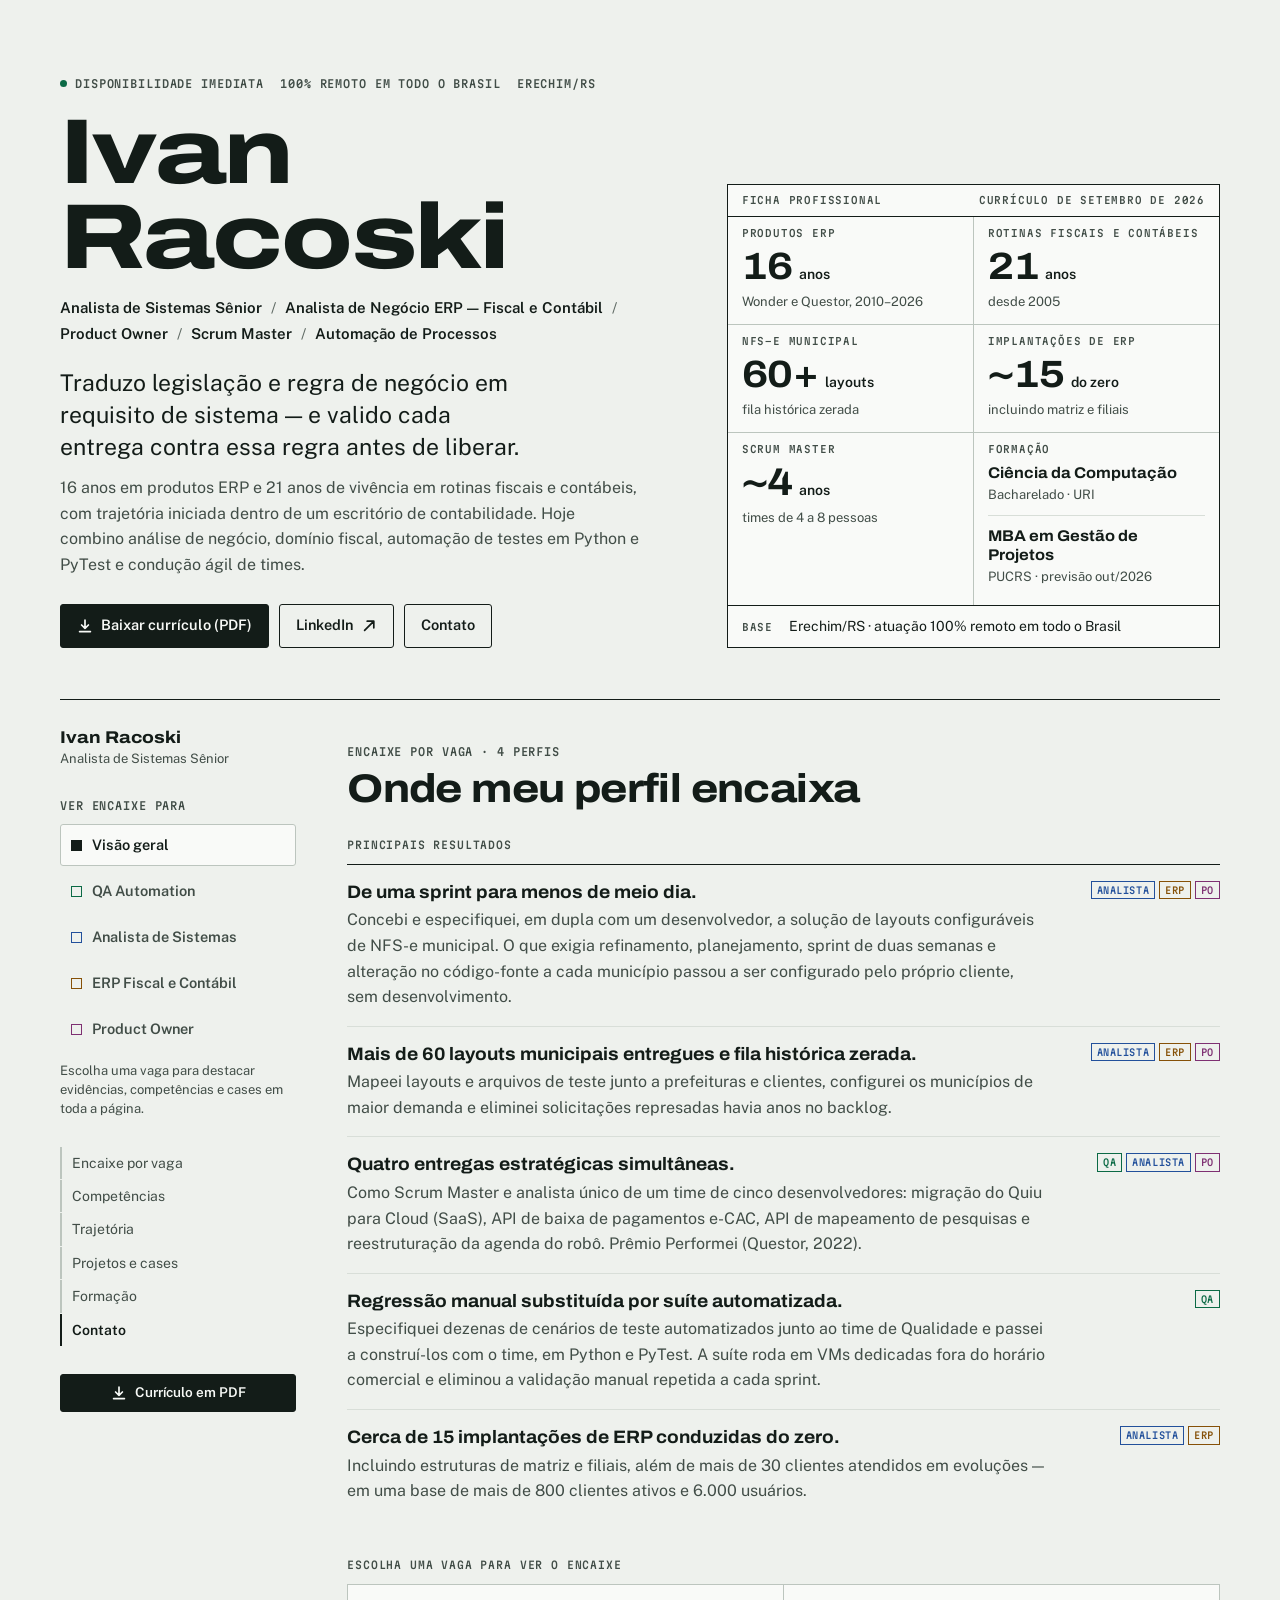
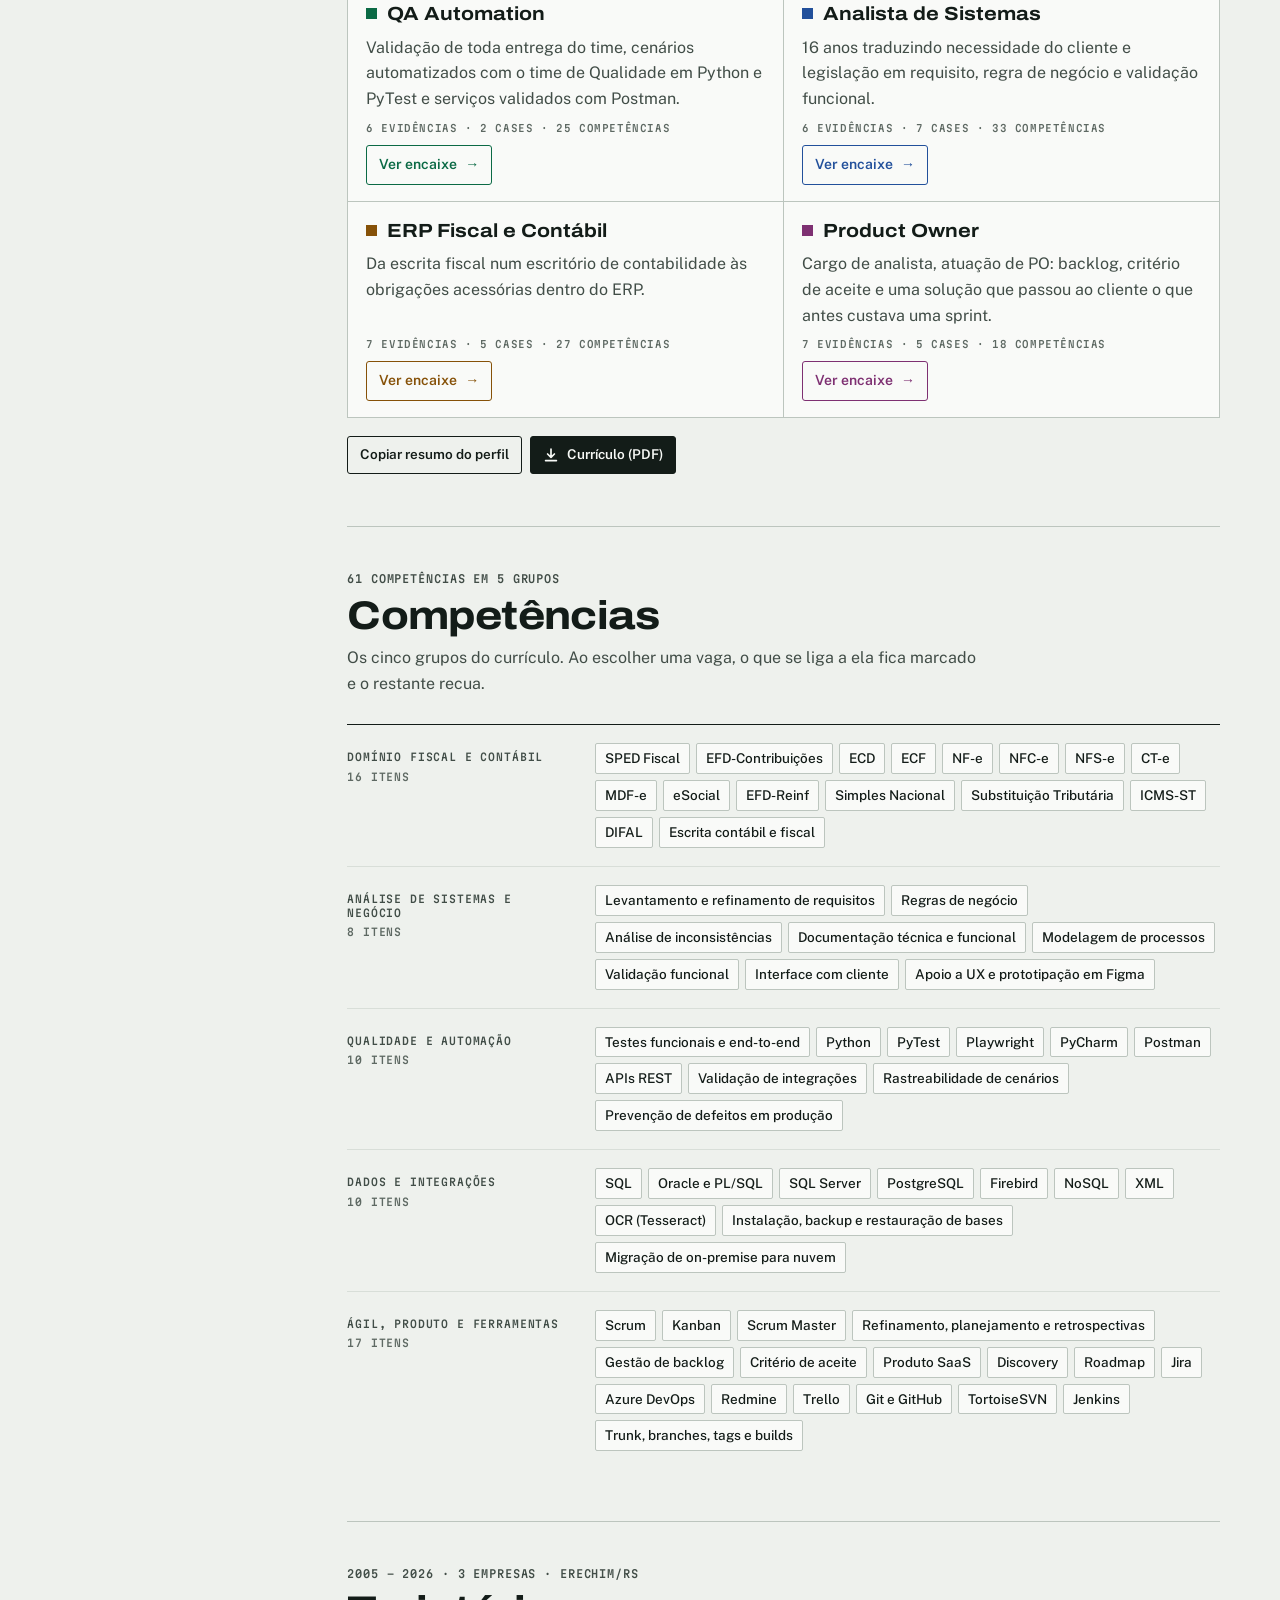
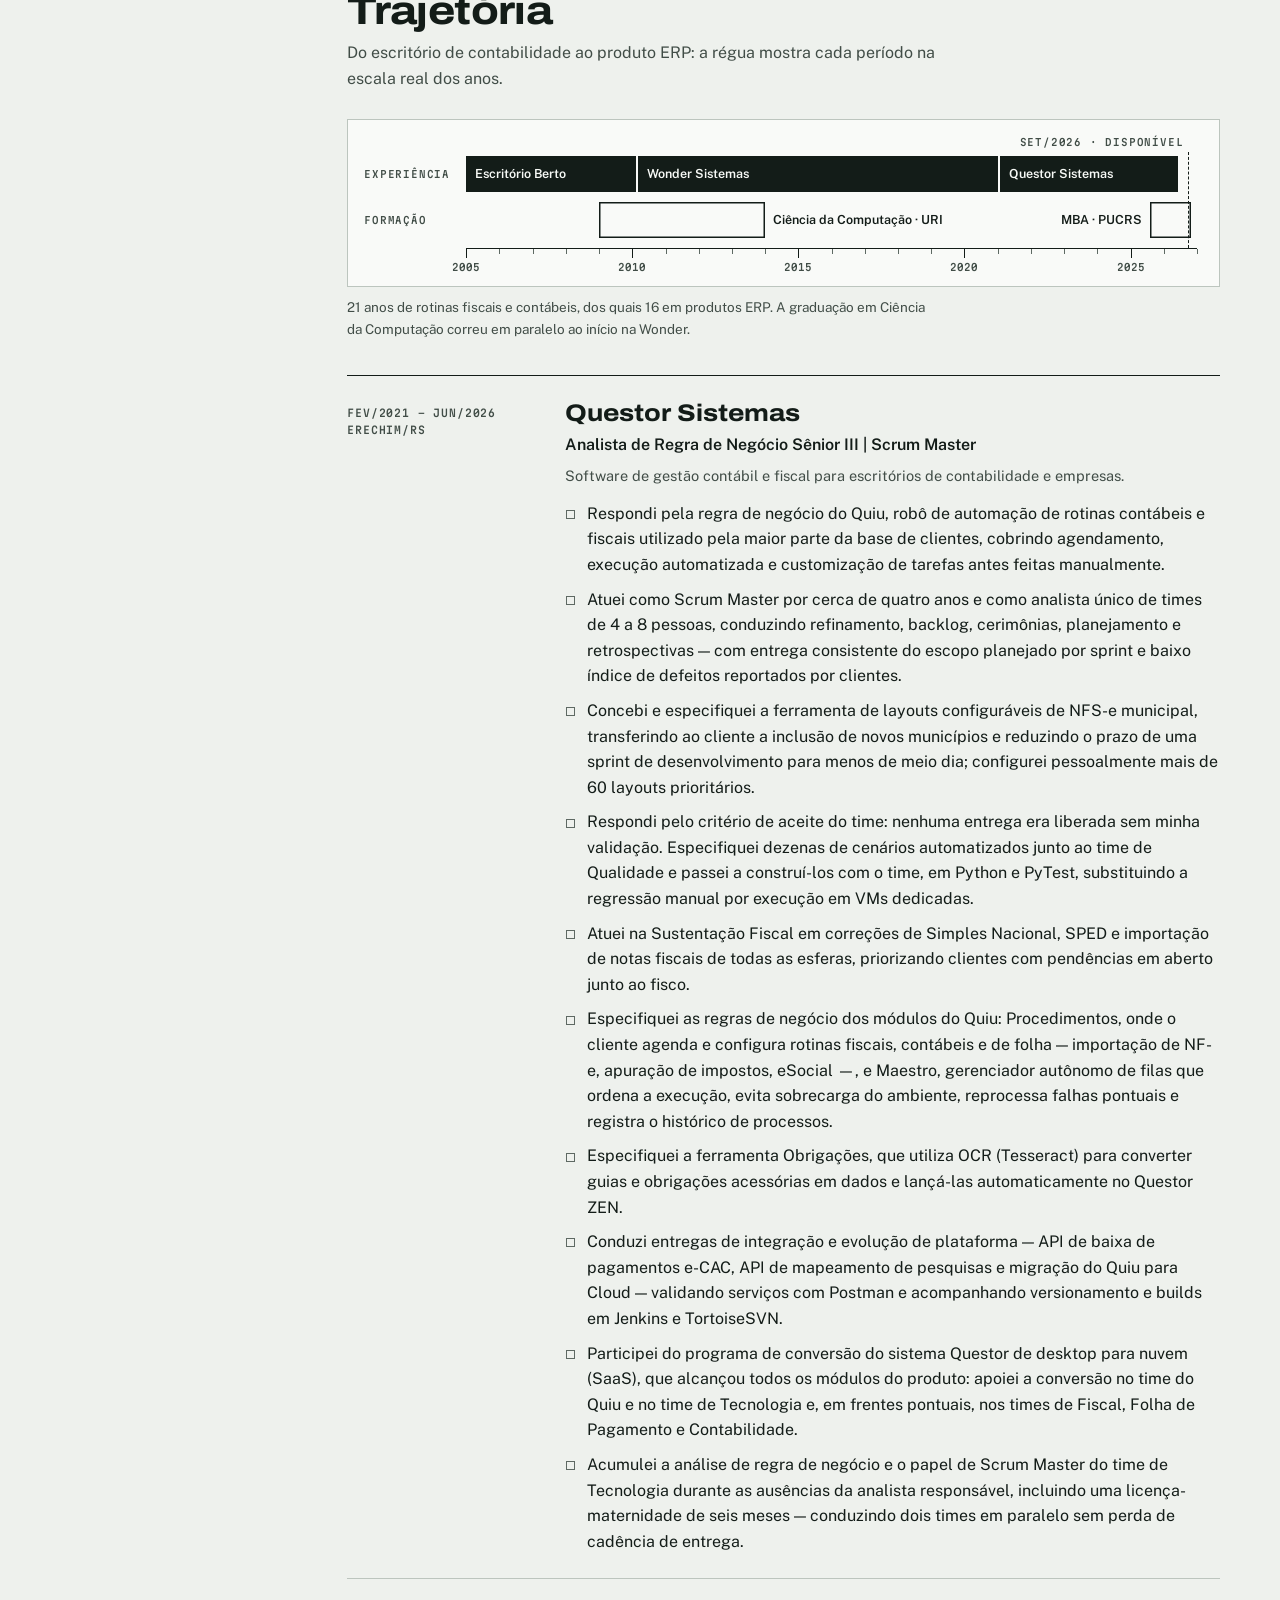
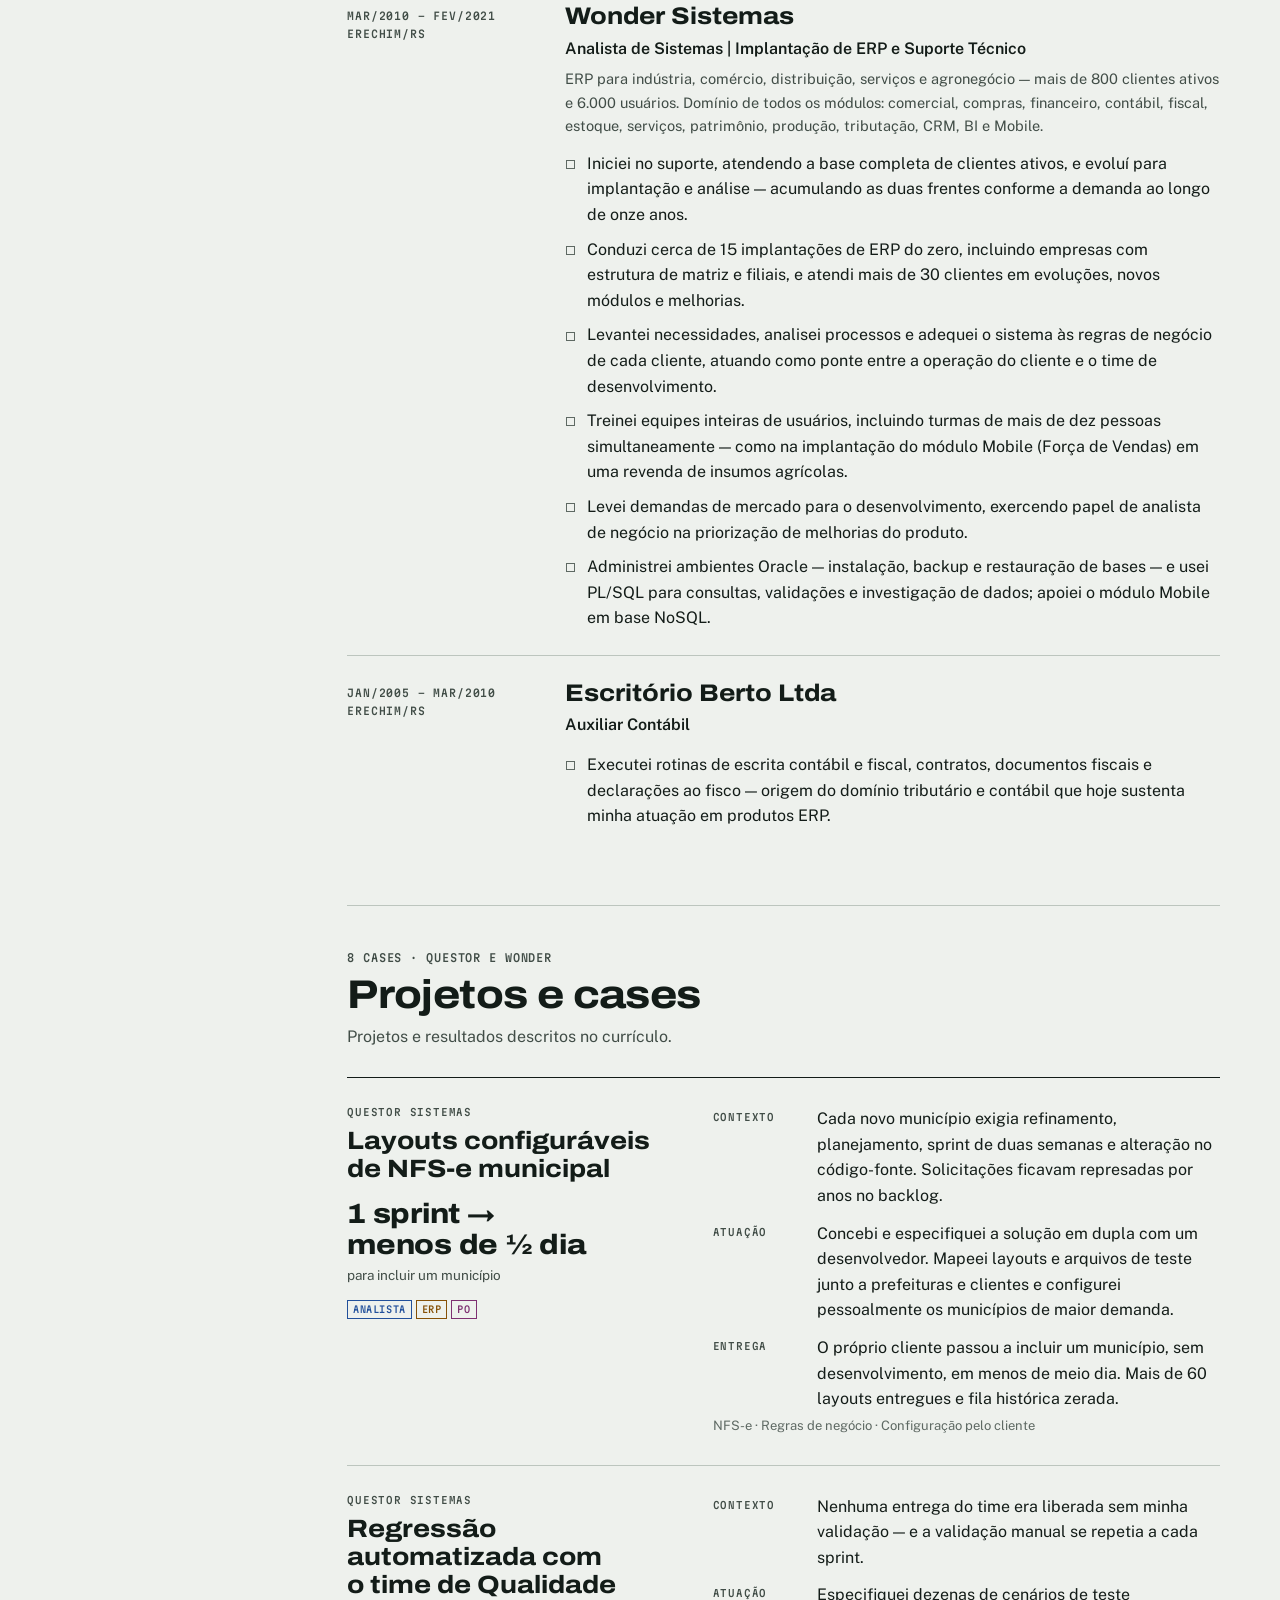
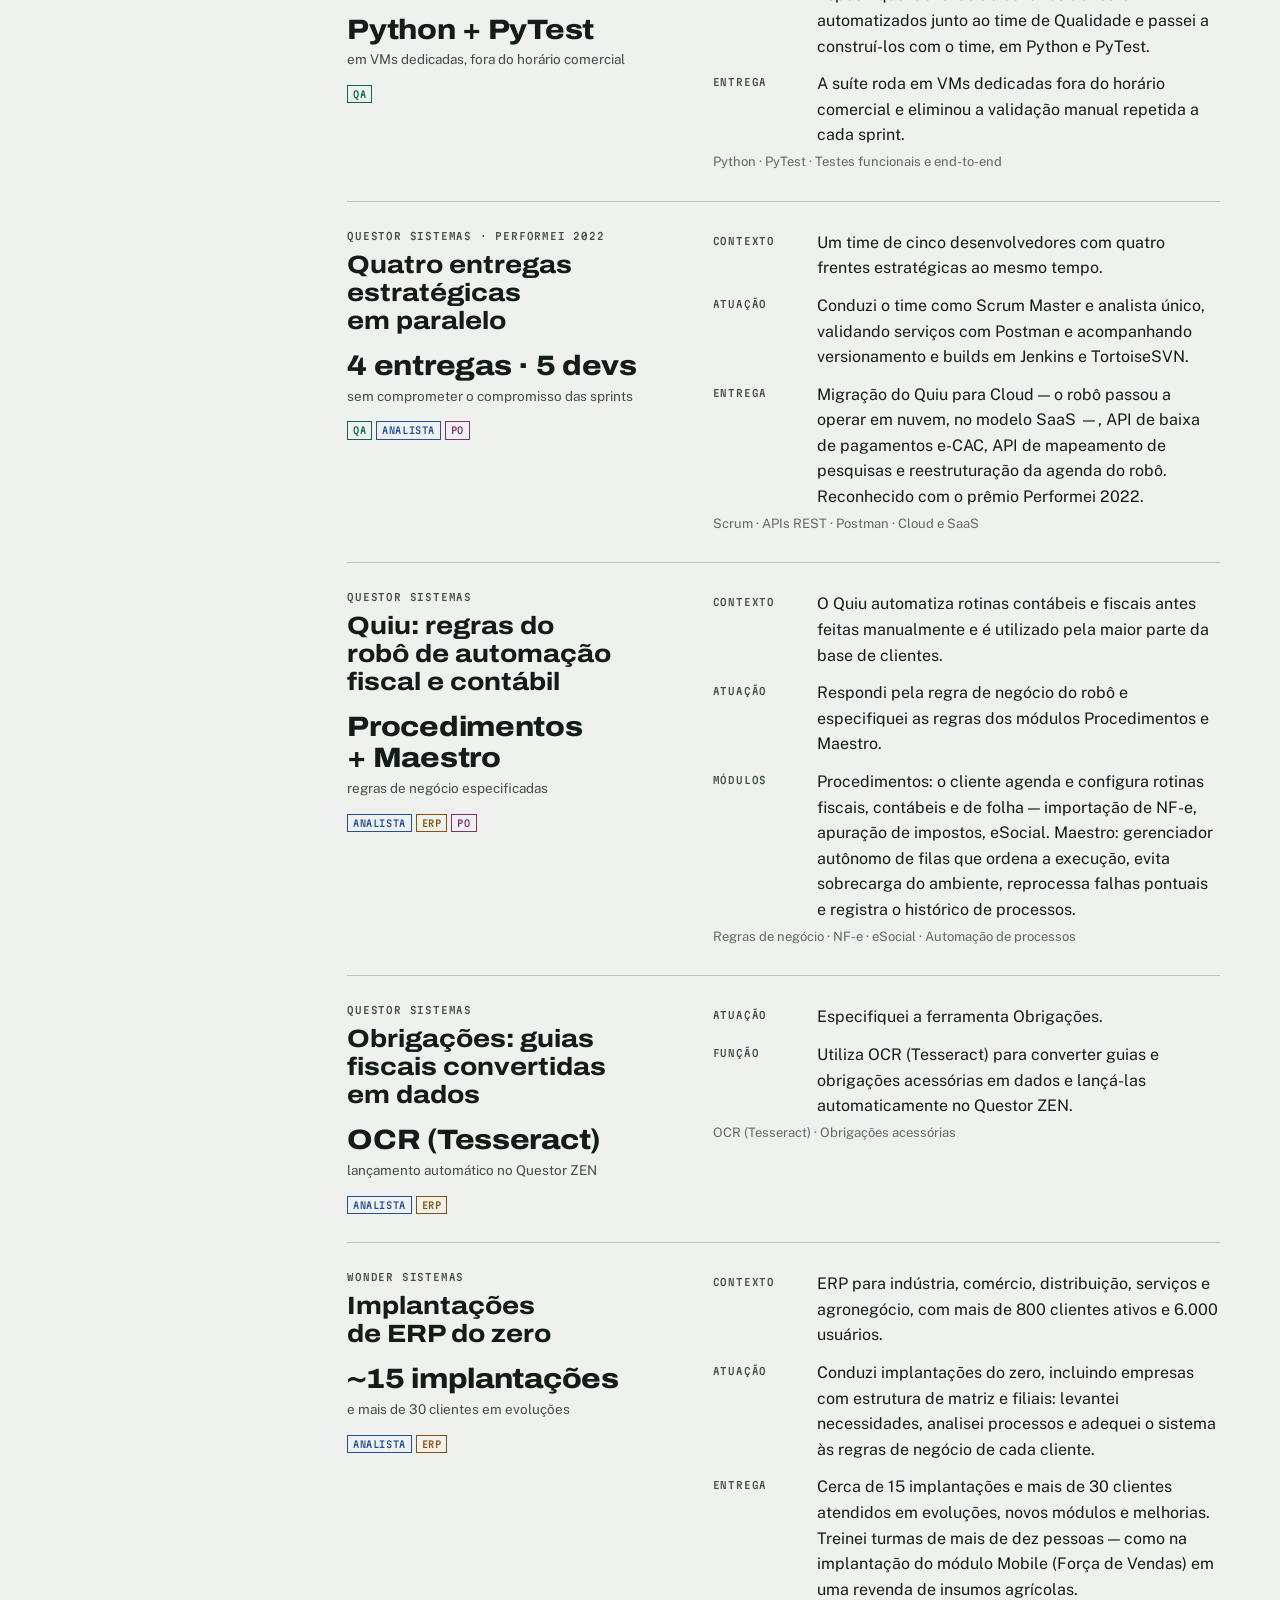
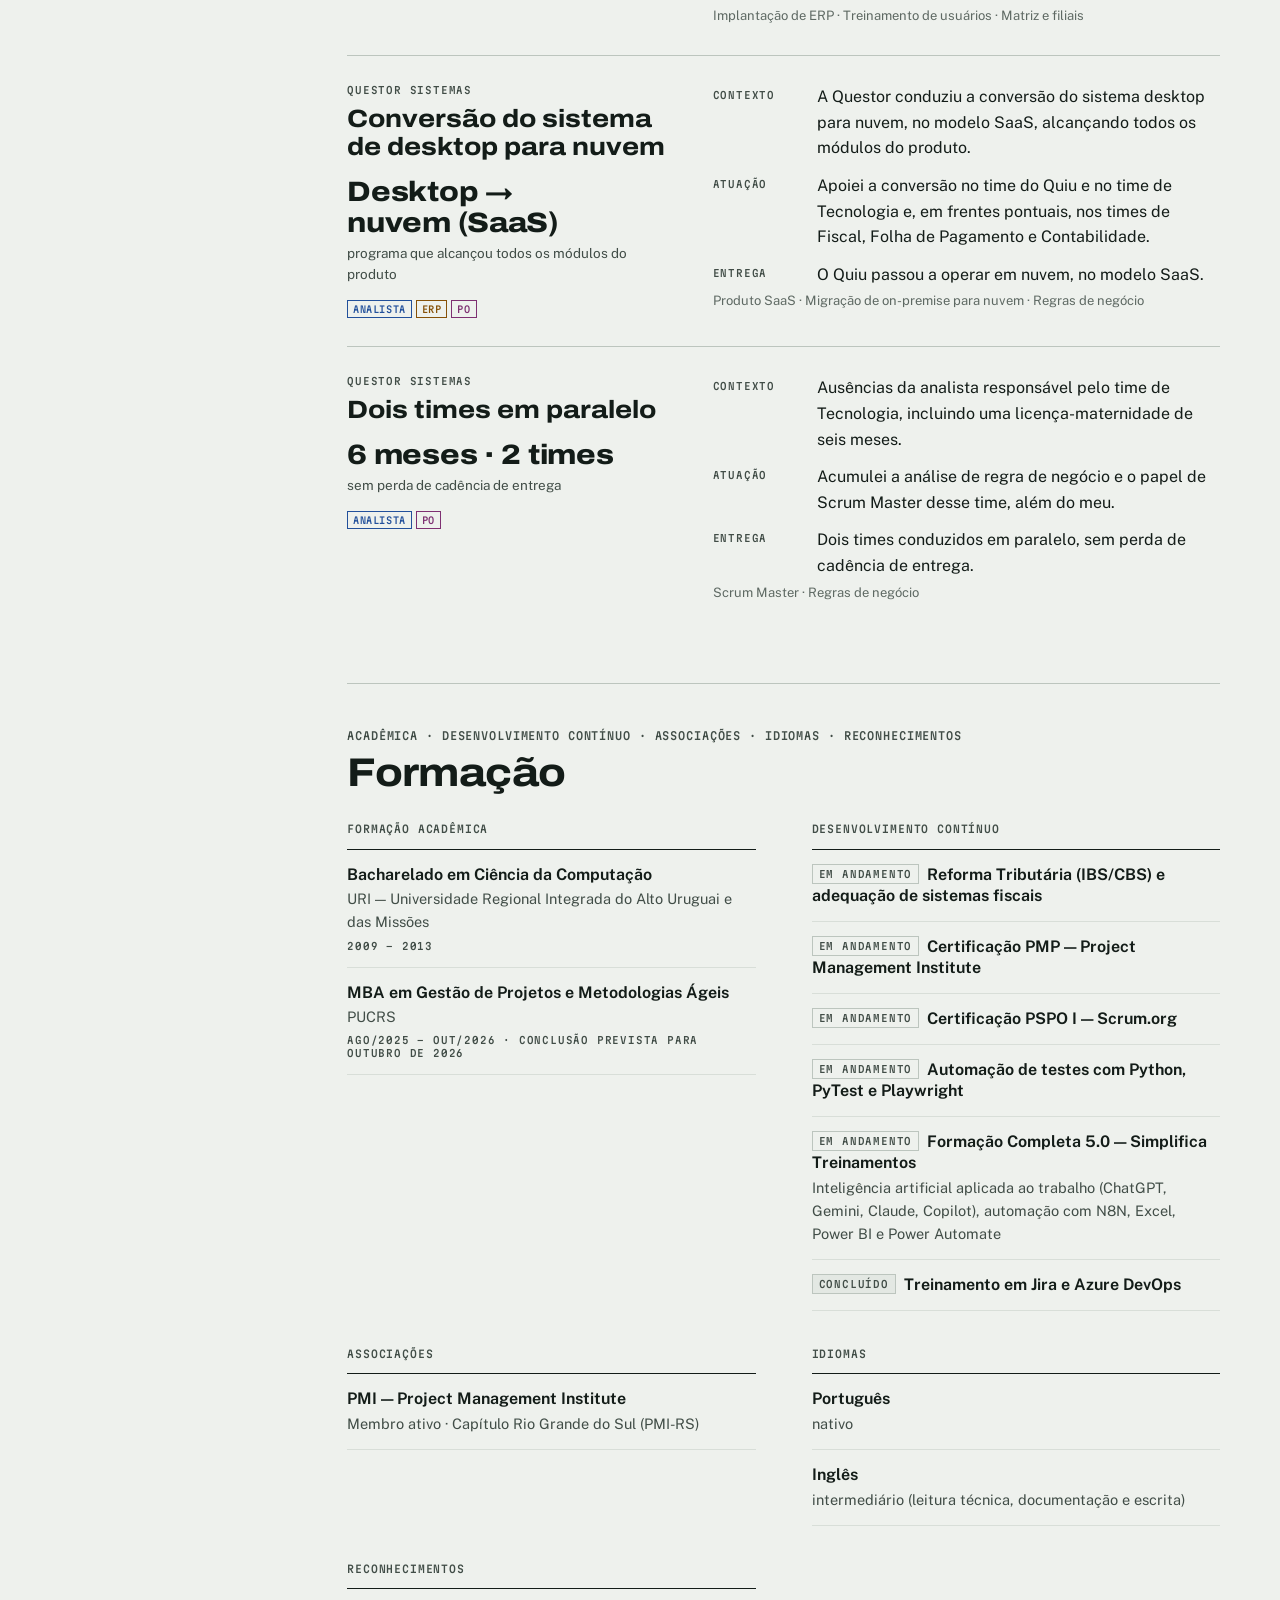
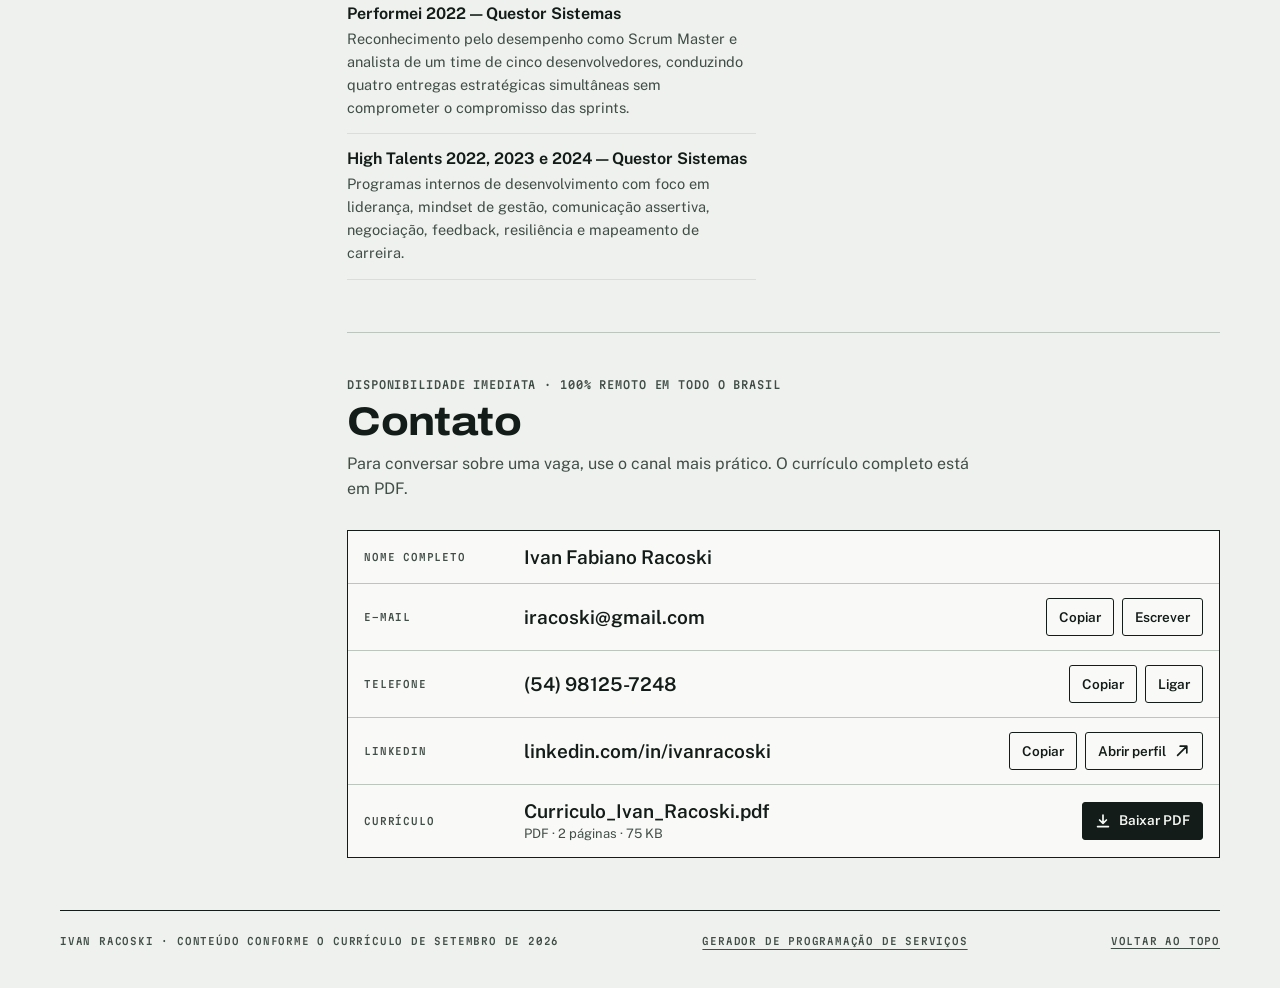
<file: index.html>
<!doctype html>
<html lang="pt-BR">
<head>
<meta charset="utf-8">
<meta name="viewport" content="width=device-width, initial-scale=1">
<title>Ivan Fabiano Racoski · Analista de Sistemas, ERP Fiscal e QA Automation</title>
<meta name="description" content="Ivan Fabiano Racoski — Analista de Sistemas Sênior: 16 anos em produtos ERP e 21 anos em rotinas fiscais e contábeis, QA Automation em Python e visão de produto. Disponível para atuação remota.">
<meta name="author" content="Ivan Fabiano Racoski">
<link rel="canonical" href="https://ivanracoski.com/">
<meta property="og:type" content="profile">
<meta property="og:title" content="Ivan Fabiano Racoski · Analista de Sistemas, ERP Fiscal e QA Automation">
<meta property="og:description" content="Ivan Fabiano Racoski — Analista de Sistemas Sênior: 16 anos em produtos ERP e 21 anos em rotinas fiscais e contábeis, QA Automation em Python e visão de produto. Disponível para atuação remota.">
<meta property="og:url" content="https://ivanracoski.com/">
<meta property="og:site_name" content="Ivan Fabiano Racoski">
<meta property="og:image" content="https://ivanracoski.com/share-ivanracoski.png">
<meta property="og:image:width" content="1200">
<meta property="og:image:height" content="630">
<meta property="og:image:alt" content="Ivan Racoski — Analista de Sistemas, ERP Fiscal e Contábil, Product Owner">
<meta property="og:locale" content="pt_BR">
<meta name="twitter:card" content="summary_large_image">
<meta name="twitter:title" content="Ivan Fabiano Racoski · Analista de Sistemas, ERP Fiscal e QA Automation">
<meta name="twitter:description" content="Ivan Fabiano Racoski — Analista de Sistemas Sênior: 16 anos em produtos ERP e 21 anos em rotinas fiscais e contábeis, QA Automation em Python e visão de produto. Disponível para atuação remota.">
<meta name="twitter:image" content="https://ivanracoski.com/share-ivanracoski.png">
<meta name="theme-color" content="#EEF1ED" media="(prefers-color-scheme: light)">
<meta name="theme-color" content="#0E1411" media="(prefers-color-scheme: dark)">
<link rel="icon" href="favicon.ico" sizes="32x32">
<link rel="icon" type="image/png" sizes="192x192" href="icon-192.png">
<link rel="icon" type="image/png" sizes="512x512" href="icon-512.png">
<link rel="apple-touch-icon" href="apple-touch-icon.png">
<script type="application/ld+json">
{
 "@context": "https://schema.org",
 "@graph": [
  {
   "@type": "Person",
   "@id": "https://ivanracoski.com/#ivan",
   "name": "Ivan Fabiano Racoski",
   "alternateName": "Ivan Racoski",
   "url": "https://ivanracoski.com/",
   "image": "https://ivanracoski.com/share-ivanracoski.png",
   "jobTitle": "Analista de Sistemas Sênior",
   "description": "16 anos em produtos ERP e 21 anos de vivência em rotinas fiscais e contábeis, com trajetória iniciada dentro de um escritório de contabilidade. Hoje combino análise de negócio, domínio fiscal, automação de testes em Python e PyTest e condução ágil de times.",
   "email": "mailto:iracoski@gmail.com",
   "telephone": "+5554981257248",
   "address": {
    "@type": "PostalAddress",
    "addressLocality": "Erechim",
    "addressRegion": "RS",
    "addressCountry": "BR"
   },
   "sameAs": [
    "https://www.linkedin.com/in/ivanracoski"
   ],
   "alumniOf": [
    {
     "@type": "CollegeOrUniversity",
     "name": "URI"
    },
    {
     "@type": "CollegeOrUniversity",
     "name": "PUCRS"
    }
   ],
   "knowsLanguage": [
    "Português",
    "Inglês"
   ],
   "knowsAbout": [
    "APIs REST",
    "Análise de inconsistências",
    "Apoio a UX e prototipação em Figma",
    "Azure DevOps",
    "CT-e",
    "Critério de aceite",
    "DIFAL",
    "Discovery",
    "Documentação técnica e funcional",
    "ECD",
    "ECF",
    "EFD-Contribuições",
    "EFD-Reinf",
    "Escrita contábil e fiscal",
    "Firebird",
    "Gestão de backlog",
    "Git e GitHub",
    "ICMS-ST",
    "Instalação, backup e restauração de bases",
    "Interface com cliente",
    "Jenkins",
    "Jira",
    "Kanban",
    "Levantamento e refinamento de requisitos",
    "MDF-e",
    "Migração de on-premise para nuvem",
    "Modelagem de processos",
    "NF-e",
    "NFC-e",
    "NFS-e",
    "NoSQL",
    "OCR (Tesseract)",
    "Oracle e PL/SQL",
    "Playwright",
    "PostgreSQL",
    "Postman",
    "Prevenção de defeitos em produção",
    "Produto SaaS",
    "PyCharm",
    "PyTest",
    "Python",
    "Rastreabilidade de cenários",
    "Redmine",
    "Refinamento, planejamento e retrospectivas",
    "Regras de negócio",
    "Roadmap",
    "SPED Fiscal",
    "SQL",
    "SQL Server",
    "Scrum",
    "Scrum Master",
    "Simples Nacional",
    "Substituição Tributária",
    "Testes funcionais e end-to-end",
    "TortoiseSVN",
    "Trello",
    "Trunk, branches, tags e builds",
    "Validação de integrações",
    "Validação funcional",
    "XML",
    "eSocial"
   ]
  },
  {
   "@type": "WebSite",
   "@id": "https://ivanracoski.com/#site",
   "url": "https://ivanracoski.com/",
   "name": "Ivan Fabiano Racoski",
   "inLanguage": "pt-BR",
   "about": {
    "@id": "https://ivanracoski.com/#ivan"
   }
  }
 ]
}
</script>
<link rel="preconnect" href="https://fonts.googleapis.com">
<link rel="preconnect" href="https://fonts.gstatic.com" crossorigin>
<link rel="stylesheet" href="https://fonts.googleapis.com/css2?family=Archivo:wdth,wght@100..125,500..800&family=Martian+Mono:wdth,wght@75..100,400..600&family=Public+Sans:wght@400..700&display=swap">
<style>
:root{
  --paper:#EEF1ED; --surface:#F9FAF8; --sunken:#E3E8E3;
  --ink:#131C18; --ink-2:#414D47; --ink-3:#5E6963;
  --rule:#BCC5BE; --rule-soft:#D8DED8; --on-ink:#F7F9F6;
  --qa:#0B6A45; --qa-tint:#D6EBDF;
  --an:#22509B; --an-tint:#DAE4F3;
  --erp:#865108; --erp-tint:#EFE1CA;
  --po:#7E3072; --po-tint:#EEDBE9;
  --on-lens:#FFFFFF;
  --accent:var(--ink); --accent-tint:var(--sunken); --on-accent:var(--on-ink);
  --f-display:"Archivo","Helvetica Neue",Arial,system-ui,sans-serif;
  --f-body:"Public Sans","Segoe UI",Roboto,"Helvetica Neue",Arial,sans-serif;
  --f-mono:"Martian Mono",ui-monospace,SFMono-Regular,Menlo,Consolas,"Liberation Mono",monospace;
  --gutter:clamp(16px,4vw,40px);
  color-scheme:light;
}
@media (prefers-color-scheme: dark){
  :root:not([data-theme="light"]){
    --paper:#0E1411; --surface:#151D19; --sunken:#1D2722;
    --ink:#E0E7E2; --ink-2:#ADB9B2; --ink-3:#8E9A93;
    --rule:#35423B; --rule-soft:#232D28; --on-ink:#0E1411;
    --qa:#5DC99B; --qa-tint:#153024;
    --an:#8FB0F1; --an-tint:#19253D;
    --erp:#E2AD5E; --erp-tint:#33281A;
    --po:#D897CF; --po-tint:#321F2E;
    --on-lens:#0E1411;
    color-scheme:dark;
  }
}
:root[data-theme="dark"]{
  --paper:#0E1411; --surface:#151D19; --sunken:#1D2722;
  --ink:#E0E7E2; --ink-2:#ADB9B2; --ink-3:#8E9A93;
  --rule:#35423B; --rule-soft:#232D28; --on-ink:#0E1411;
  --qa:#5DC99B; --qa-tint:#153024;
  --an:#8FB0F1; --an-tint:#19253D;
  --erp:#E2AD5E; --erp-tint:#33281A;
  --po:#D897CF; --po-tint:#321F2E;
  --on-lens:#0E1411;
  color-scheme:dark;
}
:root[data-lens="qa"]{--accent:var(--qa);--accent-tint:var(--qa-tint);--on-accent:var(--on-lens)}
:root[data-lens="analista"]{--accent:var(--an);--accent-tint:var(--an-tint);--on-accent:var(--on-lens)}
:root[data-lens="erp"]{--accent:var(--erp);--accent-tint:var(--erp-tint);--on-accent:var(--on-lens)}
:root[data-lens="po"]{--accent:var(--po);--accent-tint:var(--po-tint);--on-accent:var(--on-lens)}

*,*::before,*::after{box-sizing:border-box}
[hidden]{display:none!important}
html{-webkit-text-size-adjust:100%;text-size-adjust:100%}
@media (prefers-reduced-motion:no-preference){html{scroll-behavior:smooth}}
body{margin:0;background:var(--paper);color:var(--ink);font:400 16px/1.6 var(--f-body);-webkit-font-smoothing:antialiased;-moz-osx-font-smoothing:grayscale}
h1,h2,h3,h4,p,figure,dl,dd{margin:0}
a{color:inherit;text-decoration-thickness:1px;text-underline-offset:3px}
a:hover{text-decoration-thickness:2px}
button{font:inherit;color:inherit}
:focus-visible{outline:2px solid var(--accent);outline-offset:3px}
.page{max-width:1240px;margin-inline:auto;padding-inline:var(--gutter)}
.vh{position:absolute!important;width:1px;height:1px;margin:-1px;padding:0;overflow:hidden;clip:rect(0 0 0 0);white-space:nowrap;border:0}
.skip{position:absolute;left:12px;top:-80px;z-index:100;padding:10px 14px;background:var(--ink);color:var(--on-ink);text-decoration:none;font-weight:600}
.skip:focus{top:12px}

/* rótulos de formulário: a voz de documento fiscal */
.label,.eyebrow,.mini{font-family:var(--f-mono);font-stretch:87.5%;font-weight:500;letter-spacing:.08em;text-transform:uppercase;color:var(--ink-2)}
.eyebrow{font-size:11px;line-height:1.45}
.mini{font-size:10.5px;line-height:1.35;margin-bottom:12px}
.label{font-size:10px;line-height:1.3}

.sw{flex:none;display:inline-block;width:11px;height:11px;border:1.5px solid var(--sw,var(--ink));background:transparent;transition:background-color .2s ease}

.btn{display:inline-flex;align-items:center;justify-content:center;gap:8px;min-height:44px;padding:10px 16px;border:1.5px solid var(--ink);border-radius:3px;background:transparent;color:var(--ink);font:600 14.5px/1.15 var(--f-body);text-decoration:none;cursor:pointer;transition:background-color .2s ease,color .2s ease,border-color .2s ease}
.btn:hover{background:var(--sunken);text-decoration:none}
.btn svg{width:16px;height:16px;flex:none}
.btn-primary{background:var(--accent);border-color:var(--accent);color:var(--on-accent)}
.btn-primary:hover{background:var(--accent);box-shadow:inset 0 0 0 999px color-mix(in srgb,var(--on-accent) 12%,transparent)}
.btn-sm{min-height:38px;padding:8px 12px;font-size:13.5px}
.linkish{background:none;border:0;padding:4px 0;cursor:pointer;font-weight:600;font-size:14px;text-decoration:underline;text-underline-offset:3px;color:var(--ink)}

/* ---------- topo ---------- */
.hero{display:grid;grid-template-columns:minmax(0,1.1fr) minmax(0,.9fr);gap:clamp(28px,5vw,72px);align-items:end;padding-block:clamp(28px,6vw,76px) clamp(30px,4vw,52px)}
.kicker{display:flex;flex-wrap:wrap;gap:4px 16px}
.kicker span{display:inline-flex;align-items:center;gap:8px}
.kicker .dot{width:7px;height:7px;background:var(--qa);border-radius:50%}
.name{margin-top:18px;font-family:var(--f-display);font-weight:800;font-stretch:125%;font-size:clamp(40px,8.2vw,92px);line-height:.92;letter-spacing:-.02em;text-wrap:balance}
.roles{margin-top:18px;list-style:none;padding:0;display:flex;flex-wrap:wrap;gap:4px 0;font:600 15px/1.45 var(--f-body)}
.roles li:not(:last-child)::after{content:"/";padding-inline:.6em;color:var(--ink-3);font-weight:400}
.thesis{margin-top:22px;max-width:34ch;font:400 clamp(19px,2.1vw,23px)/1.4 var(--f-body);text-wrap:pretty}
.summary{margin-top:12px;max-width:58ch;color:var(--ink-2)}
.cta{margin-top:26px;display:flex;flex-wrap:wrap;gap:10px}

.ficha{border:1.5px solid var(--ink);background:var(--surface)}
.f-head,.f-foot{display:flex;flex-wrap:wrap;justify-content:space-between;gap:4px 16px;padding:9px 14px}
.f-head{border-bottom:1.5px solid var(--ink)}
.f-foot{border-top:1.5px solid var(--ink);justify-content:flex-start;align-items:baseline;font-size:14px}
.f-grid{display:grid;grid-template-columns:repeat(2,minmax(0,1fr));gap:1px;background:var(--rule)}
.f-grid>div{background:var(--surface);padding:10px 14px 14px;min-width:0}
.f-grid dd{margin-top:8px}
.f-val{font-family:var(--f-display);font-weight:700;font-stretch:112.5%;font-size:clamp(28px,3.1vw,38px);line-height:1;letter-spacing:-.01em;font-variant-numeric:lining-nums tabular-nums}
.f-unit{margin-left:6px;font:600 14px/1 var(--f-body)}
.f-text{display:block;font-family:var(--f-display);font-weight:700;font-stretch:106%;font-size:17px;line-height:1.2}
.f-item{display:block}
.f-item + .f-item{margin-top:11px;padding-top:11px;border-top:1px solid var(--rule-soft)}
.f-name{display:block;font-family:var(--f-display);font-weight:700;font-stretch:106%;font-size:15.5px;line-height:1.22}
.f-org{display:block;margin-top:3px;font-size:13px;line-height:1.35;color:var(--ink-2)}
.f-note{display:block;margin-top:6px;font-size:13px;line-height:1.35;color:var(--ink-2)}

/* ---------- corpo em livro-razão: trilho + conteúdo ---------- */
.ledger{display:grid;grid-template-columns:236px minmax(0,1fr);gap:0 clamp(32px,4vw,64px);border-top:1.5px solid var(--ink)}
.rail{position:sticky;top:0;align-self:start;min-width:0;max-height:100vh;overflow-y:auto;padding-block:28px;display:grid;grid-template-columns:minmax(0,1fr);gap:28px}
.rail>*{min-width:0}
.rail-id b{display:block;font-family:var(--f-display);font-weight:750;font-stretch:112.5%;font-size:17px;line-height:1.15}
.rail-id span{display:block;margin-top:2px;font-size:13px;color:var(--ink-2)}
.lens-label{margin-bottom:10px}
.lens{display:grid;gap:4px}
.lens-opt{position:relative;display:flex;align-items:center;gap:10px;min-height:42px;padding:8px 10px;border:1px solid transparent;border-radius:3px;font:600 14.5px/1.2 var(--f-body);color:var(--ink-2);cursor:pointer;transition:background-color .2s ease,border-color .2s ease,color .2s ease}
.lens-opt input{position:absolute;inset:0;width:100%;height:100%;margin:0;opacity:0;cursor:pointer}
.lens-opt:hover{color:var(--ink);background:var(--sunken)}
.lens-opt.is-on{color:var(--ink);background:var(--surface);border-color:var(--rule)}
.lens-opt.is-on .sw{background:var(--sw,var(--ink))}
.lens-opt:has(input:focus-visible){outline:2px solid var(--accent);outline-offset:2px}
.lens-status{margin-top:12px;font-size:13px;line-height:1.45;color:var(--ink-2)}
.toc{display:grid;gap:1px}
.toc a{display:block;padding:5px 10px;border-left:2px solid var(--rule);font-size:14px;color:var(--ink-2);text-decoration:none}
.toc a:hover{color:var(--ink);border-left-color:var(--ink-3)}
.toc a[aria-current="true"]{color:var(--ink);font-weight:600;border-left-color:var(--accent)}
.rail-cta{display:grid;gap:8px}
main{min-width:0}

.sec{padding-block:44px 52px;border-bottom:1px solid var(--rule);scroll-margin-top:8px}
.sec:last-child{border-bottom:0}
.sec-head{display:grid;gap:8px;margin-bottom:28px;max-width:74ch}
.sec h2{font-family:var(--f-display);font-weight:750;font-stretch:112.5%;font-size:clamp(28px,3.4vw,40px);line-height:1.05;letter-spacing:-.015em;text-wrap:balance}
.sec-lead{color:var(--ink-2);max-width:64ch}
.block+.block{margin-top:38px}

/* ---------- encaixe ---------- */
.results{list-style:none;margin:0;padding:0;border-top:1.5px solid var(--ink)}
.results li:last-child,.sg:last-child,.job:last-child,.case:last-child{border-bottom:0}
.results li{display:grid;grid-template-columns:minmax(0,1fr) auto;gap:6px 28px;padding:16px 0;border-bottom:1px solid var(--rule-soft)}
.r-lead{display:block;font-family:var(--f-display);font-weight:700;font-stretch:106%;font-size:18px;line-height:1.25}
.r-text{display:block;margin-top:4px;max-width:70ch;color:var(--ink-2)}
.ltags{display:flex;flex-wrap:wrap;gap:4px;align-content:flex-start;justify-content:flex-end}
.ltag{font:500 9.5px/1 var(--f-mono);font-stretch:87.5%;letter-spacing:.06em;text-transform:uppercase;color:var(--c);border:1px solid currentColor;padding:4px 5px 3px;white-space:nowrap}

.role-cards{list-style:none;margin:0;padding:0;display:grid;grid-template-columns:repeat(2,minmax(0,1fr));gap:1px;background:var(--rule);border:1px solid var(--rule)}
.role-card{background:var(--surface);padding:18px 18px 16px;display:flex;flex-direction:column;gap:10px}
.rc-name{display:flex;align-items:center;gap:10px;font-family:var(--f-display);font-weight:700;font-stretch:112.5%;font-size:19px;line-height:1.15}
.rc-name .sw{background:var(--sw)}
.rc-text{flex:1;color:var(--ink-2)}
.rc-meta{font:500 10px/1.3 var(--f-mono);font-stretch:87.5%;letter-spacing:.06em;text-transform:uppercase;color:var(--ink-3)}
.rc-btn{align-self:flex-start;display:inline-flex;align-items:center;gap:8px;min-height:40px;padding:8px 12px;border:1.5px solid var(--sw);border-radius:3px;background:transparent;color:var(--sw);font:600 14px/1.1 var(--f-body);cursor:pointer;transition:background-color .2s ease,color .2s ease}
.rc-btn:hover{background:var(--sw);color:var(--on-lens)}

.panel.enter{animation:panel-in .3s ease-out}
@keyframes panel-in{from{opacity:.4;transform:translateY(5px)}to{opacity:1;transform:none}}
.panel-top{display:grid;gap:10px;margin-bottom:26px;padding-bottom:24px;border-bottom:1.5px solid var(--accent)}
.panel-top .eyebrow{display:flex;align-items:center;gap:8px}
.panel-top .sw{background:var(--accent);border-color:var(--accent)}
.panel-title{font-family:var(--f-display);font-weight:800;font-stretch:118%;font-size:clamp(30px,4.2vw,48px);line-height:1;letter-spacing:-.015em;color:var(--accent);text-wrap:balance}
.panel-thesis{max-width:52ch;font-size:clamp(18px,1.9vw,21px);line-height:1.45}
.panel-grid{display:grid;grid-template-columns:minmax(0,1.45fr) minmax(0,1fr);gap:32px 52px}
.evid{list-style:none;margin:0;padding:0;border-top:1px solid var(--rule)}
.evid li{display:grid;grid-template-columns:20px minmax(0,1fr);gap:14px;padding:14px 0;border-bottom:1px solid var(--rule-soft)}
.tick{width:20px;height:20px;margin-top:2px;border:1.5px solid var(--accent);color:var(--accent);display:grid;place-items:center}
.tick svg{width:12px;height:12px}
.e-src{display:block;margin-top:6px}
.panel-side{display:grid;gap:28px;align-content:start}
.side-list{list-style:none;margin:0;padding:0;display:grid;gap:10px}
.side-list li{font-size:14.5px;line-height:1.45}
.side-list .label{display:block;margin-bottom:2px}
.side-list a{font-weight:600}
.side-actions{display:flex;flex-wrap:wrap;gap:8px}
.geral-actions{margin-top:18px}

.chips{list-style:none;margin:0;padding:0;display:flex;flex-wrap:wrap;gap:6px}
.chip{font:500 13.5px/1.25 var(--f-body);padding:6px 9px;border:1px solid var(--rule);border-radius:2px;background:var(--surface);color:var(--ink);transition:background-color .2s ease,color .2s ease,border-color .2s ease}
.chip-on{background:var(--accent-tint);border-color:var(--accent)}

/* ---------- competências ---------- */
.skill-groups{border-top:1.5px solid var(--ink)}
.sg{display:grid;grid-template-columns:220px minmax(0,1fr);gap:10px 28px;padding-block:18px;border-bottom:1px solid var(--rule-soft)}
.sg h3{padding-top:7px;font-size:10.5px}
.sg-count{display:block;margin-top:6px;color:var(--ink-3)}
:root:not([data-lens="geral"]) .skills .chip[data-match="1"]{background:var(--accent-tint);border-color:var(--accent)}
:root:not([data-lens="geral"]) .skills .chip[data-match="1"]::before{content:"";display:inline-block;width:6px;height:6px;margin-right:7px;vertical-align:2px;background:var(--accent)}
:root:not([data-lens="geral"]) .skills .chip[data-match="0"]{background:transparent;border-style:dashed;color:var(--ink-3)}

/* ---------- trajetória ---------- */
.ruler-scroll{overflow-x:auto;border:1px solid var(--rule);background:var(--surface);-webkit-overflow-scrolling:touch}
.ruler{min-width:720px;display:grid;grid-template-columns:86px minmax(0,1fr);gap:0 16px;padding:14px 22px 8px 16px}
.r-labels{display:grid;grid-template-rows:36px 36px;row-gap:10px;align-items:center;padding-top:22px}
.r-plot{position:relative;display:grid;grid-template-rows:36px 36px 30px;row-gap:10px;padding-top:22px}
.r-track{position:relative}
.r-bar{position:absolute;top:0;bottom:0;display:flex;align-items:center;padding-inline:9px;background:var(--ink);color:var(--on-ink);box-shadow:inset -2px 0 0 var(--surface);font:600 12.5px/1 var(--f-body);white-space:nowrap;overflow:hidden;transition:background-color .25s ease,opacity .25s ease,color .25s ease}
.r-bar.r-edu{background:transparent;color:var(--ink);box-shadow:inset 0 0 0 1.5px var(--ink)}
.r-out{position:absolute;top:50%;transform:translateY(-50%);font:600 12.5px/1 var(--f-body);white-space:nowrap}
.r-out.to-left{transform:translate(calc(-100% - 8px),-50%)}
.r-out.to-right{margin-left:8px}
:root:not([data-lens="geral"]) .r-bar[data-match="1"]{background:var(--accent);color:var(--on-accent)}
:root:not([data-lens="geral"]) .r-bar.r-edu[data-match="1"]{background:var(--accent-tint);color:var(--ink);box-shadow:inset 0 0 0 1.5px var(--accent)}
:root:not([data-lens="geral"]) .r-bar[data-match="0"]{opacity:.3}
.r-axis{position:relative;border-top:1.5px solid var(--ink)}
.r-tick{position:absolute;top:0;height:5px;border-left:1px solid var(--ink-3)}
.r-tick.major{height:9px;border-left-color:var(--ink)}
.r-year{position:absolute;top:13px;transform:translateX(-50%);font:500 10px/1 var(--f-mono);font-stretch:87.5%;color:var(--ink-2);font-variant-numeric:tabular-nums}
.r-today{position:absolute;top:18px;bottom:30px;border-left:1.5px dashed var(--accent)}
.r-today span{position:absolute;top:-16px;right:6px;white-space:nowrap;color:var(--ink-2)}
.r-short{display:none}
.ruler-cap{margin-top:10px;font-size:13.5px;color:var(--ink-2);max-width:74ch}

.jobs{margin-top:34px;border-top:1.5px solid var(--ink)}
.job{display:grid;grid-template-columns:190px minmax(0,1fr);gap:8px 28px;padding-block:24px;border-bottom:1px solid var(--rule);transition:opacity .25s ease}
.job-meta{padding-top:6px;display:grid;gap:4px;align-content:start}
.job-meta .label{font-size:10.5px}
.job h3{font-family:var(--f-display);font-weight:750;font-stretch:112.5%;font-size:24px;line-height:1.1}
.job-title{margin-top:6px;font-weight:600}
.job-about{margin-top:6px;max-width:74ch;font-size:14.5px;color:var(--ink-2)}
.job-list{list-style:none;margin:14px 0 0;padding:0;display:grid;gap:9px}
.job-list li{position:relative;padding-left:22px;max-width:76ch}
.job-list li::before{content:"";position:absolute;left:1px;top:.58em;width:9px;height:9px;border:1.5px solid var(--ink-3);transition:background-color .2s ease,border-color .2s ease}
:root:not([data-lens="geral"]) .job-list li[data-match="1"]::before{background:var(--accent);border-color:var(--accent)}
:root:not([data-lens="geral"]) .job:not(.expanded) .job-list li[data-match="0"]{display:none}
:root:not([data-lens="geral"]) .job.expanded .job-list li[data-match="0"]{color:var(--ink-2)}
:root:not([data-lens="geral"]) .job[data-match="0"] .job-head{opacity:.55}
.more{margin-top:12px}

/* ---------- cases ---------- */
.case-list{border-top:1.5px solid var(--ink)}
.case{display:grid;grid-template-columns:minmax(0,.95fr) minmax(0,1.5fr);gap:14px 44px;padding-block:28px;border-bottom:1px solid var(--rule);scroll-margin-top:12px;transition:opacity .25s ease}
.case h3{margin-top:8px;font-family:var(--f-display);font-weight:750;font-stretch:112.5%;font-size:clamp(21px,2.2vw,25px);line-height:1.12;text-wrap:balance}
.metric{text-wrap:balance;margin-top:16px;font-family:var(--f-display);font-weight:800;font-stretch:112.5%;font-size:clamp(22px,2.4vw,28px);line-height:1.1;letter-spacing:-.01em;color:var(--accent);transition:color .25s ease}
.metric-label{margin-top:4px;font-size:13.5px;color:var(--ink-2)}
.case .ltags{justify-content:flex-start;margin-top:14px}
.case-rows{display:grid;gap:12px}
.case-rows>div{display:grid;grid-template-columns:88px minmax(0,1fr);gap:4px 16px}
.case-rows dt{padding-top:5px}
.case-tags{margin-top:4px;font-size:13px;color:var(--ink-3)}
:root:not([data-lens="geral"]) #cases:not(.show-all) .case[data-match="0"]{display:none}
:root:not([data-lens="geral"]) #cases.show-all .case[data-match="0"]{opacity:.62}
.cases-bar{display:flex;flex-wrap:wrap;align-items:center;gap:6px 14px}

/* ---------- formação ---------- */
.edu-grid{display:grid;grid-template-columns:repeat(2,minmax(0,1fr));gap:36px 56px}
.edu-list{list-style:none;margin:0;padding:0;border-top:1.5px solid var(--ink)}
.edu-list li{padding:14px 0;border-bottom:1px solid var(--rule-soft);transition:color .2s ease}
.edu-t{font-weight:650;line-height:1.35}
.edu-o{margin-top:2px;font-size:14.5px;color:var(--ink-2)}
.edu-p{display:block;margin-top:6px}
.status{display:inline-block;margin-right:8px;padding:3px 6px 2px;border:1px solid var(--rule);vertical-align:2px}
.status.done{background:var(--sunken)}
:root:not([data-lens="geral"]) .edu-list li[data-match="1"] .edu-t::before{content:"";display:inline-block;width:8px;height:8px;margin-right:9px;vertical-align:1px;background:var(--accent)}
:root:not([data-lens="geral"]) .edu-list li[data-match="0"]{color:var(--ink-3)}
:root:not([data-lens="geral"]) .edu-list li[data-match="0"] .edu-o{color:var(--ink-3)}

/* ---------- contato ---------- */
.contact-box{border:1.5px solid var(--ink);background:var(--rule);display:grid;gap:1px}
.c-row{background:var(--surface);display:grid;grid-template-columns:140px minmax(0,1fr) auto;gap:6px 20px;align-items:center;padding:14px 16px}
.c-val{font:600 clamp(16px,1.8vw,19px)/1.3 var(--f-body);overflow-wrap:anywhere}
.c-sub{display:block;margin-top:2px;font-size:13px;font-weight:400;color:var(--ink-2)}
.c-act{display:flex;flex-wrap:wrap;gap:8px;justify-content:flex-end}

.foot{display:flex;flex-wrap:wrap;justify-content:space-between;gap:10px 24px;padding-block:24px 40px;border-top:1.5px solid var(--ink)}
.foot a{color:var(--ink-2)}
.foot-side{text-underline-offset:4px}
.foot-side:hover{color:var(--ink)}

.toast{position:fixed;left:50%;bottom:20px;z-index:60;max-width:min(92vw,520px);padding:12px 16px;border-radius:3px;background:var(--ink);color:var(--on-ink);font:500 14px/1.4 var(--f-body);opacity:0;transform:translate(-50%,14px);pointer-events:none;transition:opacity .2s ease,transform .2s ease}
.toast.show{opacity:1;transform:translate(-50%,0)}

/* ---------- larguras ---------- */
@media (max-width:1079.98px){
  .ledger{grid-template-columns:minmax(0,1fr)}
  .rail{top:0;z-index:30;max-height:none;overflow:visible;gap:0;margin-inline:calc(var(--gutter) * -1);padding:10px 0;background:var(--paper);border-bottom:1px solid var(--rule)}
  .rail-id,.toc,.rail-cta,.lens-status{display:none}
  .lens-label{position:absolute;width:1px;height:1px;margin:-1px;overflow:hidden;clip:rect(0 0 0 0);white-space:nowrap}
  .lens{display:flex;gap:6px;overflow-x:auto;padding-inline:var(--gutter);scrollbar-width:none}
  .lens::-webkit-scrollbar{display:none}
  .rail::after{content:"";position:absolute;top:0;right:0;bottom:1px;width:32px;background:linear-gradient(to right,transparent,var(--paper));pointer-events:none;transition:opacity .2s ease}
  .rail.lens-end::after{opacity:0}
  .lens-opt{flex:none;min-height:40px;padding:8px 12px;border-color:var(--rule);background:var(--surface);font-size:14px;white-space:nowrap}
  .lens-opt.is-on{background:var(--accent);border-color:var(--accent);color:var(--on-accent)}
  .lens-opt.is-on .sw{background:var(--on-accent);border-color:var(--on-accent)}
  .sec{scroll-margin-top:70px}
  .case{scroll-margin-top:74px}
}
@media (max-width:900px){
  .hero{grid-template-columns:minmax(0,1fr);align-items:start}
  .panel-grid{grid-template-columns:minmax(0,1fr)}
}
@media (max-width:760px){
  .sg,.job,.case{grid-template-columns:minmax(0,1fr)}
  .job-meta{padding-top:0;display:flex;flex-wrap:wrap;gap:4px 14px}
  .edu-grid{grid-template-columns:minmax(0,1fr)}
  .case-rows>div{grid-template-columns:minmax(0,1fr);gap:2px}
  .case-rows dt{padding-top:0}
}
@media (max-width:640px){
  .f-grid dt{min-height:2.7em}
  .ruler{min-width:0;grid-template-columns:minmax(0,1fr);padding:10px 12px 6px}
  .r-labels{display:none}
  .r-bar,.r-out{font-size:11.5px}
  .r-bar{padding-inline:6px}
  .r-long{display:none}
  .r-short{display:inline}
  .r-year{font-size:9.5px}
  .results li{grid-template-columns:minmax(0,1fr)}
  .results .ltags{justify-content:flex-start}
  .role-cards{grid-template-columns:minmax(0,1fr)}
  .c-row{grid-template-columns:minmax(0,1fr)}
  .c-act{justify-content:flex-start}
  .cta .btn{flex:1 1 auto}
}
@media (max-width:420px){
  .f-grid>div{padding:9px 11px 12px}
  .f-val{font-size:26px}
}
@media (prefers-reduced-motion:reduce){
  *,*::before,*::after{animation:none!important;transition:none!important;scroll-behavior:auto!important}
}
@media print{
  :root{--paper:#fff;--surface:#fff}
  .rail,.cta,.btn,.rc-btn,.toast,.more,.skip,.side-actions,#cases-toggle{display:none!important}
  .ledger{display:block;border-top:0}
  .sec{padding-block:18px;break-inside:auto}
  .case,.job,.role-card{break-inside:avoid}
}
</style>
</head>
<body>
<a class="skip" href="#conteudo">Pular para o conteúdo</a>
<div class="page">

<header class="hero" id="topo">
  <div class="hero-id">
    <p class="kicker eyebrow"><span><i class="dot" aria-hidden="true"></i>Disponibilidade imediata</span><span>100% remoto em todo o Brasil</span><span>Erechim/RS</span></p>
    <h1 class="name">Ivan Racoski</h1>
    <ul class="roles" aria-label="Posicionamento"><li>Analista de Sistemas Sênior</li><li>Analista de Negócio ERP — Fiscal e Contábil</li><li>Product Owner</li><li>Scrum Master</li><li>Automação de Processos</li></ul>
    <p class="thesis">Traduzo legislação e regra de negócio em requisito de sistema — e valido cada entrega contra essa regra antes de liberar.</p>
    <p class="summary">16 anos em produtos ERP e 21 anos de vivência em rotinas fiscais e contábeis, com trajetória iniciada dentro de um escritório de contabilidade. Hoje combino análise de negócio, domínio fiscal, automação de testes em Python e PyTest e condução ágil de times.</p>
    <div class="cta">
      <a class="btn btn-primary" data-cv href="Curriculo_Ivan_Racoski.pdf" download="Curriculo_Ivan_Racoski.pdf"><svg viewBox="0 0 16 16" fill="none" stroke="currentColor" stroke-width="1.7" stroke-linecap="round" stroke-linejoin="round" aria-hidden="true"><path d="M8 2.2v8.1M4.6 7 8 10.4 11.4 7M2.6 13.6h10.8"/></svg>Baixar currículo (PDF)</a>
      <a class="btn" href="https://www.linkedin.com/in/ivanracoski" target="_blank" rel="noopener noreferrer">LinkedIn <svg viewBox="0 0 16 16" fill="none" stroke="currentColor" stroke-width="1.7" stroke-linecap="round" stroke-linejoin="round" aria-hidden="true"><path d="M6.2 3.2h6.6v6.6M12.6 3.4 3.6 12.4"/></svg></a>
      <a class="btn" href="#contato">Contato</a>
    </div>
  </div>

  <div class="ficha" aria-label="Ficha profissional">
    <p class="f-head label"><span>Ficha profissional</span><span>Currículo de setembro de 2026</span></p>
    <dl class="f-grid">
      <div>
        <dt class="label">Produtos ERP</dt>
        <dd><span class="f-val">16</span><span class="f-unit">anos</span><span class="f-note">Wonder e Questor, 2010⁠–⁠2026</span></dd>
      </div>
      <div>
        <dt class="label">Rotinas fiscais e contábeis</dt>
        <dd><span class="f-val">21</span><span class="f-unit">anos</span><span class="f-note">desde 2005</span></dd>
      </div>
      <div>
        <dt class="label">NFS-e municipal</dt>
        <dd><span class="f-val">60+</span><span class="f-unit">layouts</span><span class="f-note">fila histórica zerada</span></dd>
      </div>
      <div>
        <dt class="label">Implantações de ERP</dt>
        <dd><span class="f-val">~15</span><span class="f-unit">do zero</span><span class="f-note">incluindo matriz e filiais</span></dd>
      </div>
      <div>
        <dt class="label">Scrum Master</dt>
        <dd><span class="f-val">~4</span><span class="f-unit">anos</span><span class="f-note">times de 4 a 8 pessoas</span></dd>
      </div>
      <div>
        <dt class="label">Formação</dt>
        <dd><span class="f-item"><span class="f-name">Ciência da Computação</span><span class="f-org">Bacharelado · URI</span></span><span class="f-item"><span class="f-name">MBA em Gestão de Projetos</span><span class="f-org">PUCRS · previsão out/2026</span></span><span class="f-note"></span></dd>
      </div>
    </dl>
    <p class="f-foot"><span class="label">Base</span><span>Erechim/RS · atuação 100% remoto em todo o Brasil</span></p>
  </div>
</header>

<div class="ledger">
  <aside class="rail" aria-label="Filtro por vaga e índice">
    <div class="rail-id"><b>Ivan Racoski</b><span>Analista de Sistemas Sênior</span></div>
    <div>
      <p class="lens-label eyebrow" id="lens-label">Ver encaixe para</p>
      <div class="lens" role="radiogroup" aria-labelledby="lens-label">
        <label class="lens-opt is-on" style="--sw:var(--ink)"><input type="radio" name="perfil" id="perfil-geral" value="geral" checked><i class="sw" aria-hidden="true"></i><span>Visão geral</span></label>
        <label class="lens-opt" style="--sw:var(--qa)"><input type="radio" name="perfil" id="perfil-qa" value="qa"><i class="sw" aria-hidden="true"></i><span>QA Automation</span></label>
        <label class="lens-opt" style="--sw:var(--an)"><input type="radio" name="perfil" id="perfil-analista" value="analista"><i class="sw" aria-hidden="true"></i><span>Analista de Sistemas</span></label>
        <label class="lens-opt" style="--sw:var(--erp)"><input type="radio" name="perfil" id="perfil-erp" value="erp"><i class="sw" aria-hidden="true"></i><span>ERP Fiscal e Contábil</span></label>
        <label class="lens-opt" style="--sw:var(--po)"><input type="radio" name="perfil" id="perfil-po" value="po"><i class="sw" aria-hidden="true"></i><span>Product Owner</span></label>
      </div>
      <p class="lens-status" id="lens-status">Escolha uma vaga para destacar evidências, competências e cases em toda a página.</p>
      <p class="vh" id="lens-live" aria-live="polite"></p>
    </div>
    <nav class="toc" aria-label="Seções">
      <a href="#encaixe">Encaixe por vaga</a>
      <a href="#competencias">Competências</a>
      <a href="#trajetoria">Trajetória</a>
      <a href="#cases">Projetos e cases</a>
      <a href="#formacao">Formação</a>
      <a href="#contato">Contato</a>
    </nav>
    <div class="rail-cta">
      <a class="btn btn-primary btn-sm" data-cv href="Curriculo_Ivan_Racoski.pdf" download="Curriculo_Ivan_Racoski.pdf"><svg viewBox="0 0 16 16" fill="none" stroke="currentColor" stroke-width="1.7" stroke-linecap="round" stroke-linejoin="round" aria-hidden="true"><path d="M8 2.2v8.1M4.6 7 8 10.4 11.4 7M2.6 13.6h10.8"/></svg>Currículo em PDF</a>
    </div>
  </aside>

  <main id="conteudo">

    <section class="sec" id="encaixe" aria-labelledby="encaixe-h">
      <div class="sec-head">
        <p class="eyebrow">Encaixe por vaga · 4 perfis</p>
        <h2 id="encaixe-h">Onde meu perfil encaixa</h2>
      </div>

      <div class="panel" data-panel="geral">
        <div class="block">
          <h3 class="mini">Principais resultados</h3>
          <ul class="results">
            <li><p><span class="r-lead">De uma sprint para menos de meio dia.</span><span class="r-text">Concebi e especifiquei, em dupla com um desenvolvedor, a solução de layouts configuráveis de NFS-e municipal. O que exigia refinamento, planejamento, sprint de duas semanas e alteração no código-fonte a cada município passou a ser configurado pelo próprio cliente, sem desenvolvimento.</span></p><span class="ltags"><span class="ltag" style="--c:var(--an)">Analista</span><span class="ltag" style="--c:var(--erp)">ERP</span><span class="ltag" style="--c:var(--po)">PO</span></span></li>
            <li><p><span class="r-lead">Mais de 60 layouts municipais entregues e fila histórica zerada.</span><span class="r-text">Mapeei layouts e arquivos de teste junto a prefeituras e clientes, configurei os municípios de maior demanda e eliminei solicitações represadas havia anos no backlog.</span></p><span class="ltags"><span class="ltag" style="--c:var(--an)">Analista</span><span class="ltag" style="--c:var(--erp)">ERP</span><span class="ltag" style="--c:var(--po)">PO</span></span></li>
            <li><p><span class="r-lead">Quatro entregas estratégicas simultâneas.</span><span class="r-text">Como Scrum Master e analista único de um time de cinco desenvolvedores: migração do Quiu para Cloud (SaaS), API de baixa de pagamentos e-CAC, API de mapeamento de pesquisas e reestruturação da agenda do robô. Prêmio Performei (Questor, 2022).</span></p><span class="ltags"><span class="ltag" style="--c:var(--qa)">QA</span><span class="ltag" style="--c:var(--an)">Analista</span><span class="ltag" style="--c:var(--po)">PO</span></span></li>
            <li><p><span class="r-lead">Regressão manual substituída por suíte automatizada.</span><span class="r-text">Especifiquei dezenas de cenários de teste automatizados junto ao time de Qualidade e passei a construí-los com o time, em Python e PyTest. A suíte roda em VMs dedicadas fora do horário comercial e eliminou a validação manual repetida a cada sprint.</span></p><span class="ltags"><span class="ltag" style="--c:var(--qa)">QA</span></span></li>
            <li><p><span class="r-lead">Cerca de 15 implantações de ERP conduzidas do zero.</span><span class="r-text">Incluindo estruturas de matriz e filiais, além de mais de 30 clientes atendidos em evoluções — em uma base de mais de 800 clientes ativos e 6.000 usuários.</span></p><span class="ltags"><span class="ltag" style="--c:var(--an)">Analista</span><span class="ltag" style="--c:var(--erp)">ERP</span></span></li>
          </ul>
        </div>
        <div class="block">
          <h3 class="mini">Escolha uma vaga para ver o encaixe</h3>
          <ul class="role-cards">
            <li class="role-card" style="--sw:var(--qa)">
              <p class="rc-name"><i class="sw" aria-hidden="true"></i>QA Automation</p>
              <p class="rc-text">Validação de toda entrega do time, cenários automatizados com o time de Qualidade em Python e PyTest e serviços validados com Postman.</p>
              <p class="rc-meta">6 evidências · 2 cases · 25 competências</p>
              <button type="button" class="rc-btn" data-set-lens="qa">Ver encaixe <span aria-hidden="true">→</span></button>
            </li>
            <li class="role-card" style="--sw:var(--an)">
              <p class="rc-name"><i class="sw" aria-hidden="true"></i>Analista de Sistemas</p>
              <p class="rc-text">16 anos traduzindo necessidade do cliente e legislação em requisito, regra de negócio e validação funcional.</p>
              <p class="rc-meta">6 evidências · 7 cases · 33 competências</p>
              <button type="button" class="rc-btn" data-set-lens="analista">Ver encaixe <span aria-hidden="true">→</span></button>
            </li>
            <li class="role-card" style="--sw:var(--erp)">
              <p class="rc-name"><i class="sw" aria-hidden="true"></i>ERP Fiscal e Contábil</p>
              <p class="rc-text">Da escrita fiscal num escritório de contabilidade às obrigações acessórias dentro do ERP.</p>
              <p class="rc-meta">7 evidências · 5 cases · 27 competências</p>
              <button type="button" class="rc-btn" data-set-lens="erp">Ver encaixe <span aria-hidden="true">→</span></button>
            </li>
            <li class="role-card" style="--sw:var(--po)">
              <p class="rc-name"><i class="sw" aria-hidden="true"></i>Product Owner</p>
              <p class="rc-text">Cargo de analista, atuação de PO: backlog, critério de aceite e uma solução que passou ao cliente o que antes custava uma sprint.</p>
              <p class="rc-meta">7 evidências · 5 cases · 18 competências</p>
              <button type="button" class="rc-btn" data-set-lens="po">Ver encaixe <span aria-hidden="true">→</span></button>
            </li>
          </ul>
          <div class="side-actions geral-actions">
            <button type="button" class="btn btn-sm" data-copy-summary="geral">Copiar resumo do perfil</button>
            <a class="btn btn-primary btn-sm" data-cv href="Curriculo_Ivan_Racoski.pdf" download="Curriculo_Ivan_Racoski.pdf"><svg viewBox="0 0 16 16" fill="none" stroke="currentColor" stroke-width="1.7" stroke-linecap="round" stroke-linejoin="round" aria-hidden="true"><path d="M8 2.2v8.1M4.6 7 8 10.4 11.4 7M2.6 13.6h10.8"/></svg>Currículo (PDF)</a>
          </div>
        </div>
      </div>
      <div class="panel" data-panel="qa" hidden>
        <div class="panel-top">
          <p class="eyebrow"><i class="sw" aria-hidden="true"></i>Encaixe para</p>
          <h3 class="panel-title">QA Automation</h3>
          <p class="panel-thesis">Na Questor, nenhuma entrega do time do Quiu saía sem a minha validação. Especifiquei dezenas de cenários com o time de Qualidade e passei a automatizá-los junto com ele, em Python e PyTest.</p>
        </div>
        <div class="panel-grid">
          <div>
            <h4 class="mini">Evidências na trajetória</h4>
            <ul class="evid">
              <li><span class="tick"><svg viewBox="0 0 12 12" fill="none" stroke="currentColor" stroke-width="2" stroke-linecap="round" stroke-linejoin="round" aria-hidden="true"><path d="M2.3 6.3 4.9 8.9 9.8 3.3"/></svg></span><p>Nenhuma entrega do time era liberada sem minha validação.<span class="e-src label">Questor Sistemas · 2021–2026</span></p></li>
              <li><span class="tick"><svg viewBox="0 0 12 12" fill="none" stroke="currentColor" stroke-width="2" stroke-linecap="round" stroke-linejoin="round" aria-hidden="true"><path d="M2.3 6.3 4.9 8.9 9.8 3.3"/></svg></span><p>Especifiquei dezenas de cenários de teste automatizados junto ao time de Qualidade e passei a construí-los com o time, em Python e PyTest.<span class="e-src label">Questor Sistemas · 2021–2026</span></p></li>
              <li><span class="tick"><svg viewBox="0 0 12 12" fill="none" stroke="currentColor" stroke-width="2" stroke-linecap="round" stroke-linejoin="round" aria-hidden="true"><path d="M2.3 6.3 4.9 8.9 9.8 3.3"/></svg></span><p>A suíte roda em VMs dedicadas fora do horário comercial e eliminou a validação manual repetida a cada sprint.<span class="e-src label">Questor Sistemas · 2021–2026</span></p></li>
              <li><span class="tick"><svg viewBox="0 0 12 12" fill="none" stroke="currentColor" stroke-width="2" stroke-linecap="round" stroke-linejoin="round" aria-hidden="true"><path d="M2.3 6.3 4.9 8.9 9.8 3.3"/></svg></span><p>Validei serviços com Postman nas entregas de integração — API de baixa de pagamentos e-CAC, API de mapeamento de pesquisas e migração do Quiu para Cloud — acompanhando versionamento e builds em Jenkins e TortoiseSVN.<span class="e-src label">Questor Sistemas · 2021–2026</span></p></li>
              <li><span class="tick"><svg viewBox="0 0 12 12" fill="none" stroke="currentColor" stroke-width="2" stroke-linecap="round" stroke-linejoin="round" aria-hidden="true"><path d="M2.3 6.3 4.9 8.9 9.8 3.3"/></svg></span><p>Conduzi times de 4 a 8 pessoas com entrega consistente do escopo planejado por sprint e baixo índice de defeitos reportados por clientes.<span class="e-src label">Questor Sistemas · 2021–2026</span></p></li>
              <li><span class="tick"><svg viewBox="0 0 12 12" fill="none" stroke="currentColor" stroke-width="2" stroke-linecap="round" stroke-linejoin="round" aria-hidden="true"><path d="M2.3 6.3 4.9 8.9 9.8 3.3"/></svg></span><p>Usei PL/SQL para consultas, validações e investigação de dados em ambientes Oracle.<span class="e-src label">Wonder Sistemas · 2010–2021</span></p></li>
            </ul>
          </div>
          <div class="panel-side">
            <div>
              <h4 class="mini">Competências principais</h4>
              <ul class="chips"><li class="chip chip-on">Python</li><li class="chip chip-on">PyTest</li><li class="chip chip-on">Playwright</li><li class="chip chip-on">Postman</li><li class="chip chip-on">APIs REST</li><li class="chip chip-on">Testes funcionais e end-to-end</li><li class="chip chip-on">Validação de integrações</li><li class="chip chip-on">Rastreabilidade de cenários</li><li class="chip chip-on">SQL</li><li class="chip chip-on">Jenkins</li><li class="chip chip-on">Git e GitHub</li><li class="chip chip-on">PyCharm</li></ul>
            </div>
            <div>
              <h4 class="mini">Formação e desenvolvimento</h4>
              <ul class="side-list">
                <li><span class="label">Formação</span>Bacharelado em Ciência da Computação — URI · 2009 – 2013</li>
                <li><span class="label">Em andamento</span>Automação de testes com Python, PyTest e Playwright</li>
                <li><span class="label">Em andamento</span>Formação Completa 5.0 — Simplifica Treinamentos</li>
                <li><span class="label">Concluído</span>Treinamento em Jira e Azure DevOps</li>
              </ul>
            </div>
            <div>
              <h4 class="mini">Cases relacionados</h4>
              <ul class="side-list">
                <li><a href="#case-suite">Regressão automatizada com o time de Qualidade</a></li>
                <li><a href="#case-entregas">Quatro entregas estratégicas em paralelo</a></li>
              </ul>
            </div>
            <div class="side-actions">
              <button type="button" class="btn btn-sm" data-copy-summary="qa">Copiar resumo deste encaixe</button>
              <a class="btn btn-primary btn-sm" data-cv href="Curriculo_Ivan_Racoski.pdf" download="Curriculo_Ivan_Racoski.pdf"><svg viewBox="0 0 16 16" fill="none" stroke="currentColor" stroke-width="1.7" stroke-linecap="round" stroke-linejoin="round" aria-hidden="true"><path d="M8 2.2v8.1M4.6 7 8 10.4 11.4 7M2.6 13.6h10.8"/></svg>Currículo (PDF)</a>
            </div>
          </div>
        </div>
      </div>
      <div class="panel" data-panel="analista" hidden>
        <div class="panel-top">
          <p class="eyebrow"><i class="sw" aria-hidden="true"></i>Encaixe para</p>
          <h3 class="panel-title">Analista de Sistemas</h3>
          <p class="panel-thesis">São 16 anos transformando necessidade do cliente e legislação em requisito, regra de negócio e validação funcional dentro de produtos ERP.</p>
        </div>
        <div class="panel-grid">
          <div>
            <h4 class="mini">Evidências na trajetória</h4>
            <ul class="evid">
              <li><span class="tick"><svg viewBox="0 0 12 12" fill="none" stroke="currentColor" stroke-width="2" stroke-linecap="round" stroke-linejoin="round" aria-hidden="true"><path d="M2.3 6.3 4.9 8.9 9.8 3.3"/></svg></span><p>Respondi pela regra de negócio do Quiu, robô de automação de rotinas contábeis e fiscais utilizado pela maior parte da base de clientes, como analista único de times de 4 a 8 pessoas.<span class="e-src label">Questor Sistemas · 2021–2026</span></p></li>
              <li><span class="tick"><svg viewBox="0 0 12 12" fill="none" stroke="currentColor" stroke-width="2" stroke-linecap="round" stroke-linejoin="round" aria-hidden="true"><path d="M2.3 6.3 4.9 8.9 9.8 3.3"/></svg></span><p>Especifiquei as regras de negócio dos módulos Procedimentos e Maestro — este, um gerenciador autônomo de filas que ordena a execução, evita sobrecarga do ambiente, reprocessa falhas pontuais e registra o histórico de processos.<span class="e-src label">Questor Sistemas · 2021–2026</span></p></li>
              <li><span class="tick"><svg viewBox="0 0 12 12" fill="none" stroke="currentColor" stroke-width="2" stroke-linecap="round" stroke-linejoin="round" aria-hidden="true"><path d="M2.3 6.3 4.9 8.9 9.8 3.3"/></svg></span><p>Especifiquei a ferramenta Obrigações, que usa OCR (Tesseract) para converter guias e obrigações acessórias em dados e lançá-las automaticamente no Questor ZEN.<span class="e-src label">Questor Sistemas · 2021–2026</span></p></li>
              <li><span class="tick"><svg viewBox="0 0 12 12" fill="none" stroke="currentColor" stroke-width="2" stroke-linecap="round" stroke-linejoin="round" aria-hidden="true"><path d="M2.3 6.3 4.9 8.9 9.8 3.3"/></svg></span><p>Conduzi entregas de integração e evolução de plataforma: API de baixa de pagamentos e-CAC, API de mapeamento de pesquisas e a migração do Quiu para a nuvem, no modelo SaaS.<span class="e-src label">Questor Sistemas · 2021–2026</span></p></li>
              <li><span class="tick"><svg viewBox="0 0 12 12" fill="none" stroke="currentColor" stroke-width="2" stroke-linecap="round" stroke-linejoin="round" aria-hidden="true"><path d="M2.3 6.3 4.9 8.9 9.8 3.3"/></svg></span><p>Apoiei o programa de conversão do sistema de desktop para nuvem (SaaS) no time do Quiu e no time de Tecnologia, em um movimento que alcançou todos os módulos do produto.<span class="e-src label">Questor Sistemas · 2021–2026</span></p></li>
              <li><span class="tick"><svg viewBox="0 0 12 12" fill="none" stroke="currentColor" stroke-width="2" stroke-linecap="round" stroke-linejoin="round" aria-hidden="true"><path d="M2.3 6.3 4.9 8.9 9.8 3.3"/></svg></span><p>Levantei necessidades, analisei processos e adequei o sistema às regras de negócio de cada cliente, atuando como ponte entre a operação do cliente e o time de desenvolvimento.<span class="e-src label">Wonder Sistemas · 2010–2021</span></p></li>
            </ul>
          </div>
          <div class="panel-side">
            <div>
              <h4 class="mini">Competências principais</h4>
              <ul class="chips"><li class="chip chip-on">Levantamento e refinamento de requisitos</li><li class="chip chip-on">Regras de negócio</li><li class="chip chip-on">Análise de inconsistências</li><li class="chip chip-on">Documentação técnica e funcional</li><li class="chip chip-on">Modelagem de processos</li><li class="chip chip-on">Validação funcional</li><li class="chip chip-on">Interface com cliente</li><li class="chip chip-on">Apoio a UX e prototipação em Figma</li><li class="chip chip-on">SQL</li><li class="chip chip-on">APIs REST</li><li class="chip chip-on">XML</li><li class="chip chip-on">Jira</li><li class="chip chip-on">Azure DevOps</li></ul>
            </div>
            <div>
              <h4 class="mini">Formação e desenvolvimento</h4>
              <ul class="side-list">
                <li><span class="label">Formação</span>Bacharelado em Ciência da Computação — URI · 2009 – 2013</li>
                <li><span class="label">Formação</span>MBA em Gestão de Projetos e Metodologias Ágeis — PUCRS · Ago/2025 – Out/2026 · conclusão prevista para outubro de 2026</li>
                <li><span class="label">Em andamento</span>Reforma Tributária (IBS/CBS) e adequação de sistemas fiscais</li>
                <li><span class="label">Em andamento</span>Certificação PMP — Project Management Institute</li>
                <li><span class="label">Em andamento</span>Formação Completa 5.0 — Simplifica Treinamentos</li>
                <li><span class="label">Concluído</span>Treinamento em Jira e Azure DevOps</li>
                <li><span class="label">Associação</span>PMI — Project Management Institute — Membro ativo · Capítulo Rio Grande do Sul (PMI-RS)</li>
                <li><span class="label">Reconhecimento</span>Performei 2022 — Questor Sistemas</li>
              </ul>
            </div>
            <div>
              <h4 class="mini">Cases relacionados</h4>
              <ul class="side-list">
                <li><a href="#case-nfse">Layouts configuráveis de NFS-e municipal</a></li>
                <li><a href="#case-entregas">Quatro entregas estratégicas em paralelo</a></li>
                <li><a href="#case-quiu">Quiu: regras do robô de automação fiscal e contábil</a></li>
                <li><a href="#case-obrigacoes">Obrigações: guias fiscais convertidas em dados</a></li>
                <li><a href="#case-implantacoes">Implantações de ERP do zero</a></li>
                <li><a href="#case-cloud">Conversão do sistema de desktop para nuvem</a></li>
                <li><a href="#case-dois-times">Dois times em paralelo</a></li>
              </ul>
            </div>
            <div class="side-actions">
              <button type="button" class="btn btn-sm" data-copy-summary="analista">Copiar resumo deste encaixe</button>
              <a class="btn btn-primary btn-sm" data-cv href="Curriculo_Ivan_Racoski.pdf" download="Curriculo_Ivan_Racoski.pdf"><svg viewBox="0 0 16 16" fill="none" stroke="currentColor" stroke-width="1.7" stroke-linecap="round" stroke-linejoin="round" aria-hidden="true"><path d="M8 2.2v8.1M4.6 7 8 10.4 11.4 7M2.6 13.6h10.8"/></svg>Currículo (PDF)</a>
            </div>
          </div>
        </div>
      </div>
      <div class="panel" data-panel="erp" hidden>
        <div class="panel-top">
          <p class="eyebrow"><i class="sw" aria-hidden="true"></i>Encaixe para</p>
          <h3 class="panel-title">ERP Fiscal e Contábil</h3>
          <p class="panel-thesis">Comecei na escrita contábil e fiscal em 2005 e, desde 2010, levo esse domínio para dentro de produtos ERP.</p>
        </div>
        <div class="panel-grid">
          <div>
            <h4 class="mini">Evidências na trajetória</h4>
            <ul class="evid">
              <li><span class="tick"><svg viewBox="0 0 12 12" fill="none" stroke="currentColor" stroke-width="2" stroke-linecap="round" stroke-linejoin="round" aria-hidden="true"><path d="M2.3 6.3 4.9 8.9 9.8 3.3"/></svg></span><p>Executei rotinas de escrita contábil e fiscal, contratos, documentos fiscais e declarações ao fisco como Auxiliar Contábil.<span class="e-src label">Escritório Berto Ltda · 2005–2010</span></p></li>
              <li><span class="tick"><svg viewBox="0 0 12 12" fill="none" stroke="currentColor" stroke-width="2" stroke-linecap="round" stroke-linejoin="round" aria-hidden="true"><path d="M2.3 6.3 4.9 8.9 9.8 3.3"/></svg></span><p>Conduzi cerca de 15 implantações de ERP do zero, incluindo empresas com estrutura de matriz e filiais, e atendi mais de 30 clientes em evoluções, novos módulos e melhorias.<span class="e-src label">Wonder Sistemas · 2010–2021</span></p></li>
              <li><span class="tick"><svg viewBox="0 0 12 12" fill="none" stroke="currentColor" stroke-width="2" stroke-linecap="round" stroke-linejoin="round" aria-hidden="true"><path d="M2.3 6.3 4.9 8.9 9.8 3.3"/></svg></span><p>Domínio de todos os módulos do ERP: comercial, compras, financeiro, contábil, fiscal, estoque, serviços, patrimônio, produção, tributação, CRM, BI e Mobile.<span class="e-src label">Wonder Sistemas · 2010–2021</span></p></li>
              <li><span class="tick"><svg viewBox="0 0 12 12" fill="none" stroke="currentColor" stroke-width="2" stroke-linecap="round" stroke-linejoin="round" aria-hidden="true"><path d="M2.3 6.3 4.9 8.9 9.8 3.3"/></svg></span><p>Concebi a solução de layouts configuráveis de NFS-e municipal: mais de 60 layouts entregues e fila histórica zerada.<span class="e-src label">Questor Sistemas · 2021–2026</span></p></li>
              <li><span class="tick"><svg viewBox="0 0 12 12" fill="none" stroke="currentColor" stroke-width="2" stroke-linecap="round" stroke-linejoin="round" aria-hidden="true"><path d="M2.3 6.3 4.9 8.9 9.8 3.3"/></svg></span><p>Atuei na Sustentação Fiscal em correções de Simples Nacional, SPED e importação de notas fiscais de todas as esferas, priorizando clientes com pendências em aberto junto ao fisco.<span class="e-src label">Questor Sistemas · 2021–2026</span></p></li>
              <li><span class="tick"><svg viewBox="0 0 12 12" fill="none" stroke="currentColor" stroke-width="2" stroke-linecap="round" stroke-linejoin="round" aria-hidden="true"><path d="M2.3 6.3 4.9 8.9 9.8 3.3"/></svg></span><p>Especifiquei as regras de negócio do módulo Procedimentos do Quiu, onde o cliente agenda e configura rotinas fiscais, contábeis e de folha — importação de NF-e, apuração de impostos, eSocial.<span class="e-src label">Questor Sistemas · 2021–2026</span></p></li>
              <li><span class="tick"><svg viewBox="0 0 12 12" fill="none" stroke="currentColor" stroke-width="2" stroke-linecap="round" stroke-linejoin="round" aria-hidden="true"><path d="M2.3 6.3 4.9 8.9 9.8 3.3"/></svg></span><p>Participei do programa de conversão do sistema de desktop para nuvem (SaaS), que alcançou todos os módulos do produto, com apoio pontual aos times de Fiscal, Folha de Pagamento e Contabilidade.<span class="e-src label">Questor Sistemas · 2021–2026</span></p></li>
            </ul>
          </div>
          <div class="panel-side">
            <div>
              <h4 class="mini">Competências principais</h4>
              <ul class="chips"><li class="chip chip-on">SPED Fiscal</li><li class="chip chip-on">EFD-Contribuições</li><li class="chip chip-on">ECD</li><li class="chip chip-on">ECF</li><li class="chip chip-on">NF-e</li><li class="chip chip-on">NFC-e</li><li class="chip chip-on">NFS-e</li><li class="chip chip-on">CT-e</li><li class="chip chip-on">MDF-e</li><li class="chip chip-on">eSocial</li><li class="chip chip-on">EFD-Reinf</li><li class="chip chip-on">Simples Nacional</li><li class="chip chip-on">Substituição Tributária</li><li class="chip chip-on">ICMS-ST</li><li class="chip chip-on">DIFAL</li><li class="chip chip-on">Escrita contábil e fiscal</li></ul>
            </div>
            <div>
              <h4 class="mini">Formação e desenvolvimento</h4>
              <ul class="side-list">
                <li><span class="label">Em andamento</span>Reforma Tributária (IBS/CBS) e adequação de sistemas fiscais</li>
                <li><span class="label">Em andamento</span>Formação Completa 5.0 — Simplifica Treinamentos</li>
              </ul>
            </div>
            <div>
              <h4 class="mini">Cases relacionados</h4>
              <ul class="side-list">
                <li><a href="#case-nfse">Layouts configuráveis de NFS-e municipal</a></li>
                <li><a href="#case-quiu">Quiu: regras do robô de automação fiscal e contábil</a></li>
                <li><a href="#case-obrigacoes">Obrigações: guias fiscais convertidas em dados</a></li>
                <li><a href="#case-implantacoes">Implantações de ERP do zero</a></li>
                <li><a href="#case-cloud">Conversão do sistema de desktop para nuvem</a></li>
              </ul>
            </div>
            <div class="side-actions">
              <button type="button" class="btn btn-sm" data-copy-summary="erp">Copiar resumo deste encaixe</button>
              <a class="btn btn-primary btn-sm" data-cv href="Curriculo_Ivan_Racoski.pdf" download="Curriculo_Ivan_Racoski.pdf"><svg viewBox="0 0 16 16" fill="none" stroke="currentColor" stroke-width="1.7" stroke-linecap="round" stroke-linejoin="round" aria-hidden="true"><path d="M8 2.2v8.1M4.6 7 8 10.4 11.4 7M2.6 13.6h10.8"/></svg>Currículo (PDF)</a>
            </div>
          </div>
        </div>
      </div>
      <div class="panel" data-panel="po" hidden>
        <div class="panel-top">
          <p class="eyebrow"><i class="sw" aria-hidden="true"></i>Encaixe para</p>
          <h3 class="panel-title">Product Owner</h3>
          <p class="panel-thesis">Meu cargo era Analista de Regra de Negócio Sênior III; a atuação era de Product Owner — backlog, refinamento e critério de aceite. É essa a posição que busco agora.</p>
        </div>
        <div class="panel-grid">
          <div>
            <h4 class="mini">Evidências na trajetória</h4>
            <ul class="evid">
              <li><span class="tick"><svg viewBox="0 0 12 12" fill="none" stroke="currentColor" stroke-width="2" stroke-linecap="round" stroke-linejoin="round" aria-hidden="true"><path d="M2.3 6.3 4.9 8.9 9.8 3.3"/></svg></span><p>Concebi a solução de layouts configuráveis de NFS-e: incluir um município deixou de exigir refinamento, planejamento e sprint de duas semanas e passou a ser feito pelo próprio cliente, em menos de meio dia.<span class="e-src label">Questor Sistemas · 2021–2026</span></p></li>
              <li><span class="tick"><svg viewBox="0 0 12 12" fill="none" stroke="currentColor" stroke-width="2" stroke-linecap="round" stroke-linejoin="round" aria-hidden="true"><path d="M2.3 6.3 4.9 8.9 9.8 3.3"/></svg></span><p>Configurei os municípios de maior demanda e eliminei solicitações represadas havia anos no backlog.<span class="e-src label">Questor Sistemas · 2021–2026</span></p></li>
              <li><span class="tick"><svg viewBox="0 0 12 12" fill="none" stroke="currentColor" stroke-width="2" stroke-linecap="round" stroke-linejoin="round" aria-hidden="true"><path d="M2.3 6.3 4.9 8.9 9.8 3.3"/></svg></span><p>Respondia pelo critério de aceite: nenhuma entrega do time era liberada sem a minha validação.<span class="e-src label">Questor Sistemas · 2021–2026</span></p></li>
              <li><span class="tick"><svg viewBox="0 0 12 12" fill="none" stroke="currentColor" stroke-width="2" stroke-linecap="round" stroke-linejoin="round" aria-hidden="true"><path d="M2.3 6.3 4.9 8.9 9.8 3.3"/></svg></span><p>Atuei como Scrum Master por cerca de quatro anos, conduzindo refinamento, backlog, cerimônias, planejamento e retrospectivas.<span class="e-src label">Questor Sistemas · 2021–2026</span></p></li>
              <li><span class="tick"><svg viewBox="0 0 12 12" fill="none" stroke="currentColor" stroke-width="2" stroke-linecap="round" stroke-linejoin="round" aria-hidden="true"><path d="M2.3 6.3 4.9 8.9 9.8 3.3"/></svg></span><p>Conduzi quatro entregas estratégicas simultâneas com um time de cinco desenvolvedores, sem comprometer o compromisso das sprints — prêmio Performei 2022.<span class="e-src label">Questor Sistemas · 2021–2026</span></p></li>
              <li><span class="tick"><svg viewBox="0 0 12 12" fill="none" stroke="currentColor" stroke-width="2" stroke-linecap="round" stroke-linejoin="round" aria-hidden="true"><path d="M2.3 6.3 4.9 8.9 9.8 3.3"/></svg></span><p>Acumulei a análise de regra de negócio e o papel de Scrum Master do time de Tecnologia durante as ausências da analista responsável, incluindo uma licença-maternidade de seis meses, conduzindo dois times em paralelo sem perda de cadência.<span class="e-src label">Questor Sistemas · 2021–2026</span></p></li>
              <li><span class="tick"><svg viewBox="0 0 12 12" fill="none" stroke="currentColor" stroke-width="2" stroke-linecap="round" stroke-linejoin="round" aria-hidden="true"><path d="M2.3 6.3 4.9 8.9 9.8 3.3"/></svg></span><p>Levei demandas de mercado para o desenvolvimento, exercendo papel de analista de negócio na priorização de melhorias do produto.<span class="e-src label">Wonder Sistemas · 2010–2021</span></p></li>
            </ul>
          </div>
          <div class="panel-side">
            <div>
              <h4 class="mini">Competências principais</h4>
              <ul class="chips"><li class="chip chip-on">Discovery</li><li class="chip chip-on">Gestão de backlog</li><li class="chip chip-on">Roadmap</li><li class="chip chip-on">Refinamento, planejamento e retrospectivas</li><li class="chip chip-on">Scrum</li><li class="chip chip-on">Kanban</li><li class="chip chip-on">Scrum Master</li><li class="chip chip-on">Levantamento e refinamento de requisitos</li><li class="chip chip-on">Regras de negócio</li><li class="chip chip-on">Modelagem de processos</li><li class="chip chip-on">Interface com cliente</li><li class="chip chip-on">Apoio a UX e prototipação em Figma</li><li class="chip chip-on">Jira</li><li class="chip chip-on">Azure DevOps</li></ul>
            </div>
            <div>
              <h4 class="mini">Formação e desenvolvimento</h4>
              <ul class="side-list">
                <li><span class="label">Formação</span>MBA em Gestão de Projetos e Metodologias Ágeis — PUCRS · Ago/2025 – Out/2026 · conclusão prevista para outubro de 2026</li>
                <li><span class="label">Em andamento</span>Certificação PMP — Project Management Institute</li>
                <li><span class="label">Em andamento</span>Certificação PSPO I — Scrum.org</li>
                <li><span class="label">Em andamento</span>Formação Completa 5.0 — Simplifica Treinamentos</li>
                <li><span class="label">Concluído</span>Treinamento em Jira e Azure DevOps</li>
                <li><span class="label">Associação</span>PMI — Project Management Institute — Membro ativo · Capítulo Rio Grande do Sul (PMI-RS)</li>
                <li><span class="label">Reconhecimento</span>Performei 2022 — Questor Sistemas</li>
                <li><span class="label">Reconhecimento</span>High Talents 2022, 2023 e 2024 — Questor Sistemas</li>
              </ul>
            </div>
            <div>
              <h4 class="mini">Cases relacionados</h4>
              <ul class="side-list">
                <li><a href="#case-nfse">Layouts configuráveis de NFS-e municipal</a></li>
                <li><a href="#case-entregas">Quatro entregas estratégicas em paralelo</a></li>
                <li><a href="#case-quiu">Quiu: regras do robô de automação fiscal e contábil</a></li>
                <li><a href="#case-cloud">Conversão do sistema de desktop para nuvem</a></li>
                <li><a href="#case-dois-times">Dois times em paralelo</a></li>
              </ul>
            </div>
            <div class="side-actions">
              <button type="button" class="btn btn-sm" data-copy-summary="po">Copiar resumo deste encaixe</button>
              <a class="btn btn-primary btn-sm" data-cv href="Curriculo_Ivan_Racoski.pdf" download="Curriculo_Ivan_Racoski.pdf"><svg viewBox="0 0 16 16" fill="none" stroke="currentColor" stroke-width="1.7" stroke-linecap="round" stroke-linejoin="round" aria-hidden="true"><path d="M8 2.2v8.1M4.6 7 8 10.4 11.4 7M2.6 13.6h10.8"/></svg>Currículo (PDF)</a>
            </div>
          </div>
        </div>
      </div>
    </section>

    <section class="sec skills" id="competencias" aria-labelledby="competencias-h">
      <div class="sec-head">
        <p class="eyebrow" id="skills-eyebrow">61 competências em 5 grupos</p>
        <h2 id="competencias-h">Competências</h2>
        <p class="sec-lead">Os cinco grupos do currículo. Ao escolher uma vaga, o que se liga a ela fica marcado e o restante recua.</p>
      </div>
      <div class="skill-groups">
        <div class="sg">
          <h3 class="label">Domínio Fiscal e Contábil<span class="sg-count">16 itens</span></h3>
          <ul class="chips"><li class="chip" data-lenses="erp">SPED Fiscal</li><li class="chip" data-lenses="erp">EFD-Contribuições</li><li class="chip" data-lenses="erp">ECD</li><li class="chip" data-lenses="erp">ECF</li><li class="chip" data-lenses="erp">NF-e</li><li class="chip" data-lenses="erp">NFC-e</li><li class="chip" data-lenses="erp">NFS-e</li><li class="chip" data-lenses="erp">CT-e</li><li class="chip" data-lenses="erp">MDF-e</li><li class="chip" data-lenses="erp">eSocial</li><li class="chip" data-lenses="erp">EFD-Reinf</li><li class="chip" data-lenses="erp">Simples Nacional</li><li class="chip" data-lenses="erp">Substituição Tributária</li><li class="chip" data-lenses="erp">ICMS-ST</li><li class="chip" data-lenses="erp">DIFAL</li><li class="chip" data-lenses="erp">Escrita contábil e fiscal</li></ul>
        </div>
        <div class="sg">
          <h3 class="label">Análise de Sistemas e Negócio<span class="sg-count">8 itens</span></h3>
          <ul class="chips"><li class="chip" data-lenses="analista po">Levantamento e refinamento de requisitos</li><li class="chip" data-lenses="analista erp po">Regras de negócio</li><li class="chip" data-lenses="analista qa erp">Análise de inconsistências</li><li class="chip" data-lenses="analista qa">Documentação técnica e funcional</li><li class="chip" data-lenses="analista po">Modelagem de processos</li><li class="chip" data-lenses="analista qa">Validação funcional</li><li class="chip" data-lenses="analista po erp">Interface com cliente</li><li class="chip" data-lenses="po analista">Apoio a UX e prototipação em Figma</li></ul>
        </div>
        <div class="sg">
          <h3 class="label">Qualidade e Automação<span class="sg-count">10 itens</span></h3>
          <ul class="chips"><li class="chip" data-lenses="qa">Testes funcionais e end-to-end</li><li class="chip" data-lenses="qa">Python</li><li class="chip" data-lenses="qa">PyTest</li><li class="chip" data-lenses="qa">Playwright</li><li class="chip" data-lenses="qa">PyCharm</li><li class="chip" data-lenses="qa analista">Postman</li><li class="chip" data-lenses="qa analista">APIs REST</li><li class="chip" data-lenses="qa analista">Validação de integrações</li><li class="chip" data-lenses="qa analista">Rastreabilidade de cenários</li><li class="chip" data-lenses="qa">Prevenção de defeitos em produção</li></ul>
        </div>
        <div class="sg">
          <h3 class="label">Dados e Integrações<span class="sg-count">10 itens</span></h3>
          <ul class="chips"><li class="chip" data-lenses="qa analista erp">SQL</li><li class="chip" data-lenses="analista erp qa">Oracle e PL/SQL</li><li class="chip" data-lenses="analista erp">SQL Server</li><li class="chip" data-lenses="analista">PostgreSQL</li><li class="chip" data-lenses="analista erp">Firebird</li><li class="chip" data-lenses="analista">NoSQL</li><li class="chip" data-lenses="erp analista qa">XML</li><li class="chip" data-lenses="analista">OCR (Tesseract)</li><li class="chip" data-lenses="erp analista">Instalação, backup e restauração de bases</li><li class="chip" data-lenses="analista erp po">Migração de on-premise para nuvem</li></ul>
        </div>
        <div class="sg">
          <h3 class="label">Ágil, Produto e Ferramentas<span class="sg-count">17 itens</span></h3>
          <ul class="chips"><li class="chip" data-lenses="po analista qa">Scrum</li><li class="chip" data-lenses="po analista">Kanban</li><li class="chip" data-lenses="po">Scrum Master</li><li class="chip" data-lenses="po analista">Refinamento, planejamento e retrospectivas</li><li class="chip" data-lenses="po">Gestão de backlog</li><li class="chip" data-lenses="po analista qa">Critério de aceite</li><li class="chip" data-lenses="po analista erp">Produto SaaS</li><li class="chip" data-lenses="po analista">Discovery</li><li class="chip" data-lenses="po">Roadmap</li><li class="chip" data-lenses="po analista qa">Jira</li><li class="chip" data-lenses="po analista qa">Azure DevOps</li><li class="chip" data-lenses="analista qa">Redmine</li><li class="chip" data-lenses="po">Trello</li><li class="chip" data-lenses="qa analista">Git e GitHub</li><li class="chip" data-lenses="qa analista">TortoiseSVN</li><li class="chip" data-lenses="qa">Jenkins</li><li class="chip" data-lenses="qa">Trunk, branches, tags e builds</li></ul>
        </div>
      </div>
    </section>

    <section class="sec" id="trajetoria" aria-labelledby="trajetoria-h">
      <div class="sec-head">
        <p class="eyebrow">2005 – 2026 · 3 empresas · Erechim/RS</p>
        <h2 id="trajetoria-h">Trajetória</h2>
        <p class="sec-lead">Do escritório de contabilidade ao produto ERP: a régua mostra cada período na escala real dos anos.</p>
      </div>
      <figure>
        <div class="ruler-scroll" tabindex="0" aria-label="Linha do tempo de 2005 a 2026">
          <div class="ruler" role="img" aria-label="Linha do tempo de 2005 a 2026. Escritório Berto Ltda, de janeiro de 2005 a março de 2010; Wonder Sistemas, de março de 2010 a fevereiro de 2021; Questor Sistemas, de fevereiro de 2021 a junho de 2026; Bacharelado em Ciência da Computação, de janeiro de 2009 a dezembro de 2013; MBA em Gestão de Projetos e Metodologias Ágeis, de agosto de 2025 a outubro de 2026.">
            <div class="r-labels" aria-hidden="true"><span class="label">Experiência</span><span class="label">Formação</span></div>
            <div class="r-plot" aria-hidden="true">
              <div class="r-track">
                <span class="r-bar" data-lenses="erp" style="left:0.0%;width:23.485%" title="Escritório Berto Ltda · Jan/2005 – Mar/2010"><span class="r-long">Escritório Berto</span><span class="r-short">Berto</span></span>
                <span class="r-bar" data-lenses="qa analista erp po" style="left:23.485%;width:49.621%" title="Wonder Sistemas · Mar/2010 – Fev/2021"><span class="r-long">Wonder Sistemas</span><span class="r-short">Wonder</span></span>
                <span class="r-bar" data-lenses="qa analista erp po" style="left:73.106%;width:24.621%" title="Questor Sistemas · Fev/2021 – Jun/2026"><span class="r-long">Questor Sistemas</span><span class="r-short">Questor</span></span>
              </div>
              <div class="r-track">
                <span class="r-bar r-edu" data-lenses="analista qa" style="left:18.182%;width:22.727%" title="Bacharelado em Ciência da Computação · 2009 – 2013"></span>
                <span class="r-out to-right" style="left:40.909%"><span class="r-long">Ciência da Computação · URI</span><span class="r-short">Computação · URI</span></span>
                <span class="r-bar r-edu" data-lenses="po analista" style="left:93.561%;width:5.681%" title="MBA em Gestão de Projetos e Metodologias Ágeis · Ago/2025 – Out/2026 · conclusão prevista para outubro de 2026"></span>
                <span class="r-out to-left" style="left:93.561%"><span class="r-long">MBA · PUCRS</span><span class="r-short">MBA</span></span>
              </div>
              <div class="r-axis">
                <span class="r-tick major" style="left:0.0%"></span><span class="r-year" style="left:0.0%">2005</span>
                <span class="r-tick" style="left:4.545%"></span>
                <span class="r-tick" style="left:9.091%"></span>
                <span class="r-tick" style="left:13.636%"></span>
                <span class="r-tick" style="left:18.182%"></span>
                <span class="r-tick major" style="left:22.727%"></span><span class="r-year" style="left:22.727%">2010</span>
                <span class="r-tick" style="left:27.273%"></span>
                <span class="r-tick" style="left:31.818%"></span>
                <span class="r-tick" style="left:36.364%"></span>
                <span class="r-tick" style="left:40.909%"></span>
                <span class="r-tick major" style="left:45.455%"></span><span class="r-year" style="left:45.455%">2015</span>
                <span class="r-tick" style="left:50.0%"></span>
                <span class="r-tick" style="left:54.545%"></span>
                <span class="r-tick" style="left:59.091%"></span>
                <span class="r-tick" style="left:63.636%"></span>
                <span class="r-tick major" style="left:68.182%"></span><span class="r-year" style="left:68.182%">2020</span>
                <span class="r-tick" style="left:72.727%"></span>
                <span class="r-tick" style="left:77.273%"></span>
                <span class="r-tick" style="left:81.818%"></span>
                <span class="r-tick" style="left:86.364%"></span>
                <span class="r-tick major" style="left:90.909%"></span><span class="r-year" style="left:90.909%">2025</span>
                <span class="r-tick" style="left:95.455%"></span>
                <span class="r-tick" style="left:100.0%"></span>
              </div>
              <span class="r-today" style="left:98.834%"><span class="label">set/2026 · disponível</span></span>
            </div>
          </div>
        </div>
        <figcaption class="ruler-cap">21 anos de rotinas fiscais e contábeis, dos quais 16 em produtos ERP. A graduação em Ciência da Computação correu em paralelo ao início na Wonder.</figcaption>
      </figure>

      <div class="jobs">
        <article class="job" id="job-questor" data-lenses="qa analista erp po">
          <div class="job-meta job-head"><span class="label">Fev/2021 – Jun/2026</span><span class="label">Erechim/RS</span></div>
          <div>
            <div class="job-head">
              <h3>Questor Sistemas</h3>
              <p class="job-title">Analista de Regra de Negócio Sênior III | Scrum Master</p><p class="job-about">Software de gestão contábil e fiscal para escritórios de contabilidade e empresas.</p>
            </div>
            <ul class="job-list">
              <li data-lenses="analista erp po">Respondi pela regra de negócio do Quiu, robô de automação de rotinas contábeis e fiscais utilizado pela maior parte da base de clientes, cobrindo agendamento, execução automatizada e customização de tarefas antes feitas manualmente.</li>
              <li data-lenses="po analista qa">Atuei como Scrum Master por cerca de quatro anos e como analista único de times de 4 a 8 pessoas, conduzindo refinamento, backlog, cerimônias, planejamento e retrospectivas — com entrega consistente do escopo planejado por sprint e baixo índice de defeitos reportados por clientes.</li>
              <li data-lenses="erp analista po">Concebi e especifiquei a ferramenta de layouts configuráveis de NFS-e municipal, transferindo ao cliente a inclusão de novos municípios e reduzindo o prazo de uma sprint de desenvolvimento para menos de meio dia; configurei pessoalmente mais de 60 layouts prioritários.</li>
              <li data-lenses="qa po">Respondi pelo critério de aceite do time: nenhuma entrega era liberada sem minha validação. Especifiquei dezenas de cenários automatizados junto ao time de Qualidade e passei a construí-los com o time, em Python e PyTest, substituindo a regressão manual por execução em VMs dedicadas.</li>
              <li data-lenses="erp analista">Atuei na Sustentação Fiscal em correções de Simples Nacional, SPED e importação de notas fiscais de todas as esferas, priorizando clientes com pendências em aberto junto ao fisco.</li>
              <li data-lenses="analista erp po">Especifiquei as regras de negócio dos módulos do Quiu: Procedimentos, onde o cliente agenda e configura rotinas fiscais, contábeis e de folha — importação de NF-e, apuração de impostos, eSocial —, e Maestro, gerenciador autônomo de filas que ordena a execução, evita sobrecarga do ambiente, reprocessa falhas pontuais e registra o histórico de processos.</li>
              <li data-lenses="analista erp">Especifiquei a ferramenta Obrigações, que utiliza OCR (Tesseract) para converter guias e obrigações acessórias em dados e lançá-las automaticamente no Questor ZEN.</li>
              <li data-lenses="analista qa po">Conduzi entregas de integração e evolução de plataforma — API de baixa de pagamentos e-CAC, API de mapeamento de pesquisas e migração do Quiu para Cloud — validando serviços com Postman e acompanhando versionamento e builds em Jenkins e TortoiseSVN.</li>
              <li data-lenses="erp analista po">Participei do programa de conversão do sistema Questor de desktop para nuvem (SaaS), que alcançou todos os módulos do produto: apoiei a conversão no time do Quiu e no time de Tecnologia e, em frentes pontuais, nos times de Fiscal, Folha de Pagamento e Contabilidade.</li>
              <li data-lenses="po analista">Acumulei a análise de regra de negócio e o papel de Scrum Master do time de Tecnologia durante as ausências da analista responsável, incluindo uma licença-maternidade de seis meses — conduzindo dois times em paralelo sem perda de cadência de entrega.</li>
            </ul>
            <button type="button" class="linkish more" hidden aria-expanded="false"></button>
          </div>
        </article>
        <article class="job" id="job-wonder" data-lenses="qa analista erp po">
          <div class="job-meta job-head"><span class="label">Mar/2010 – Fev/2021</span><span class="label">Erechim/RS</span></div>
          <div>
            <div class="job-head">
              <h3>Wonder Sistemas</h3>
              <p class="job-title">Analista de Sistemas | Implantação de ERP e Suporte Técnico</p><p class="job-about">ERP para indústria, comércio, distribuição, serviços e agronegócio — mais de 800 clientes ativos e 6.000 usuários. Domínio de todos os módulos: comercial, compras, financeiro, contábil, fiscal, estoque, serviços, patrimônio, produção, tributação, CRM, BI e Mobile.</p>
            </div>
            <ul class="job-list">
              <li data-lenses="erp analista">Iniciei no suporte, atendendo a base completa de clientes ativos, e evoluí para implantação e análise — acumulando as duas frentes conforme a demanda ao longo de onze anos.</li>
              <li data-lenses="erp analista">Conduzi cerca de 15 implantações de ERP do zero, incluindo empresas com estrutura de matriz e filiais, e atendi mais de 30 clientes em evoluções, novos módulos e melhorias.</li>
              <li data-lenses="analista po erp">Levantei necessidades, analisei processos e adequei o sistema às regras de negócio de cada cliente, atuando como ponte entre a operação do cliente e o time de desenvolvimento.</li>
              <li data-lenses="erp analista">Treinei equipes inteiras de usuários, incluindo turmas de mais de dez pessoas simultaneamente — como na implantação do módulo Mobile (Força de Vendas) em uma revenda de insumos agrícolas.</li>
              <li data-lenses="po analista">Levei demandas de mercado para o desenvolvimento, exercendo papel de analista de negócio na priorização de melhorias do produto.</li>
              <li data-lenses="analista qa erp">Administrei ambientes Oracle — instalação, backup e restauração de bases — e usei PL/SQL para consultas, validações e investigação de dados; apoiei o módulo Mobile em base NoSQL.</li>
            </ul>
            <button type="button" class="linkish more" hidden aria-expanded="false"></button>
          </div>
        </article>
        <article class="job" id="job-berto" data-lenses="erp">
          <div class="job-meta job-head"><span class="label">Jan/2005 – Mar/2010</span><span class="label">Erechim/RS</span></div>
          <div>
            <div class="job-head">
              <h3>Escritório Berto Ltda</h3>
              <p class="job-title">Auxiliar Contábil</p>
            </div>
            <ul class="job-list">
              <li data-lenses="erp">Executei rotinas de escrita contábil e fiscal, contratos, documentos fiscais e declarações ao fisco — origem do domínio tributário e contábil que hoje sustenta minha atuação em produtos ERP.</li>
            </ul>
            <button type="button" class="linkish more" hidden aria-expanded="false"></button>
          </div>
        </article>
      </div>
    </section>

    <section class="sec" id="cases" aria-labelledby="cases-h">
      <div class="sec-head">
        <p class="eyebrow" id="cases-eyebrow">8 cases · Questor e Wonder</p>
        <h2 id="cases-h">Projetos e cases</h2>
        <p class="sec-lead cases-bar"><span>Projetos e resultados descritos no currículo.</span><button type="button" class="linkish" id="cases-toggle" hidden aria-expanded="false"></button></p>
      </div>
      <div class="case-list">
        <article class="case" id="case-nfse" data-lenses="erp analista po">
          <div>
            <p class="label">Questor Sistemas</p>
            <h3>Layouts configuráveis de NFS-e municipal</h3>
            <p class="metric">1 sprint → menos de ½ dia</p>
            <p class="metric-label">para incluir um município</p>
            <span class="ltags"><span class="ltag" style="--c:var(--an)">Analista</span><span class="ltag" style="--c:var(--erp)">ERP</span><span class="ltag" style="--c:var(--po)">PO</span></span>
          </div>
          <div>
            <dl class="case-rows">
              <div><dt class="label">Contexto</dt><dd>Cada novo município exigia refinamento, planejamento, sprint de duas semanas e alteração no código-fonte. Solicitações ficavam represadas por anos no backlog.</dd></div>
              <div><dt class="label">Atuação</dt><dd>Concebi e especifiquei a solução em dupla com um desenvolvedor. Mapeei layouts e arquivos de teste junto a prefeituras e clientes e configurei pessoalmente os municípios de maior demanda.</dd></div>
              <div><dt class="label">Entrega</dt><dd>O próprio cliente passou a incluir um município, sem desenvolvimento, em menos de meio dia. Mais de 60 layouts entregues e fila histórica zerada.</dd></div>
            </dl>
            <p class="case-tags">NFS-e · Regras de negócio · Configuração pelo cliente</p>
          </div>
        </article>
        <article class="case" id="case-suite" data-lenses="qa">
          <div>
            <p class="label">Questor Sistemas</p>
            <h3>Regressão automatizada com o time de Qualidade</h3>
            <p class="metric">Python + PyTest</p>
            <p class="metric-label">em VMs dedicadas, fora do horário comercial</p>
            <span class="ltags"><span class="ltag" style="--c:var(--qa)">QA</span></span>
          </div>
          <div>
            <dl class="case-rows">
              <div><dt class="label">Contexto</dt><dd>Nenhuma entrega do time era liberada sem minha validação — e a validação manual se repetia a cada sprint.</dd></div>
              <div><dt class="label">Atuação</dt><dd>Especifiquei dezenas de cenários de teste automatizados junto ao time de Qualidade e passei a construí-los com o time, em Python e PyTest.</dd></div>
              <div><dt class="label">Entrega</dt><dd>A suíte roda em VMs dedicadas fora do horário comercial e eliminou a validação manual repetida a cada sprint.</dd></div>
            </dl>
            <p class="case-tags">Python · PyTest · Testes funcionais e end-to-end</p>
          </div>
        </article>
        <article class="case" id="case-entregas" data-lenses="po analista qa">
          <div>
            <p class="label">Questor Sistemas · Performei 2022</p>
            <h3>Quatro entregas estratégicas em paralelo</h3>
            <p class="metric">4 entregas · 5 devs</p>
            <p class="metric-label">sem comprometer o compromisso das sprints</p>
            <span class="ltags"><span class="ltag" style="--c:var(--qa)">QA</span><span class="ltag" style="--c:var(--an)">Analista</span><span class="ltag" style="--c:var(--po)">PO</span></span>
          </div>
          <div>
            <dl class="case-rows">
              <div><dt class="label">Contexto</dt><dd>Um time de cinco desenvolvedores com quatro frentes estratégicas ao mesmo tempo.</dd></div>
              <div><dt class="label">Atuação</dt><dd>Conduzi o time como Scrum Master e analista único, validando serviços com Postman e acompanhando versionamento e builds em Jenkins e TortoiseSVN.</dd></div>
              <div><dt class="label">Entrega</dt><dd>Migração do Quiu para Cloud — o robô passou a operar em nuvem, no modelo SaaS —, API de baixa de pagamentos e-CAC, API de mapeamento de pesquisas e reestruturação da agenda do robô. Reconhecido com o prêmio Performei 2022.</dd></div>
            </dl>
            <p class="case-tags">Scrum · APIs REST · Postman · Cloud e SaaS</p>
          </div>
        </article>
        <article class="case" id="case-quiu" data-lenses="analista erp po">
          <div>
            <p class="label">Questor Sistemas</p>
            <h3>Quiu: regras do robô de automação fiscal e contábil</h3>
            <p class="metric">Procedimentos + Maestro</p>
            <p class="metric-label">regras de negócio especificadas</p>
            <span class="ltags"><span class="ltag" style="--c:var(--an)">Analista</span><span class="ltag" style="--c:var(--erp)">ERP</span><span class="ltag" style="--c:var(--po)">PO</span></span>
          </div>
          <div>
            <dl class="case-rows">
              <div><dt class="label">Contexto</dt><dd>O Quiu automatiza rotinas contábeis e fiscais antes feitas manualmente e é utilizado pela maior parte da base de clientes.</dd></div>
              <div><dt class="label">Atuação</dt><dd>Respondi pela regra de negócio do robô e especifiquei as regras dos módulos Procedimentos e Maestro.</dd></div>
              <div><dt class="label">Módulos</dt><dd>Procedimentos: o cliente agenda e configura rotinas fiscais, contábeis e de folha — importação de NF-e, apuração de impostos, eSocial. Maestro: gerenciador autônomo de filas que ordena a execução, evita sobrecarga do ambiente, reprocessa falhas pontuais e registra o histórico de processos.</dd></div>
            </dl>
            <p class="case-tags">Regras de negócio · NF-e · eSocial · Automação de processos</p>
          </div>
        </article>
        <article class="case" id="case-obrigacoes" data-lenses="analista erp">
          <div>
            <p class="label">Questor Sistemas</p>
            <h3>Obrigações: guias fiscais convertidas em dados</h3>
            <p class="metric">OCR (Tesseract)</p>
            <p class="metric-label">lançamento automático no Questor ZEN</p>
            <span class="ltags"><span class="ltag" style="--c:var(--an)">Analista</span><span class="ltag" style="--c:var(--erp)">ERP</span></span>
          </div>
          <div>
            <dl class="case-rows">
              <div><dt class="label">Atuação</dt><dd>Especifiquei a ferramenta Obrigações.</dd></div>
              <div><dt class="label">Função</dt><dd>Utiliza OCR (Tesseract) para converter guias e obrigações acessórias em dados e lançá-las automaticamente no Questor ZEN.</dd></div>
            </dl>
            <p class="case-tags">OCR (Tesseract) · Obrigações acessórias</p>
          </div>
        </article>
        <article class="case" id="case-implantacoes" data-lenses="erp analista">
          <div>
            <p class="label">Wonder Sistemas</p>
            <h3>Implantações de ERP do zero</h3>
            <p class="metric">~15 implantações</p>
            <p class="metric-label">e mais de 30 clientes em evoluções</p>
            <span class="ltags"><span class="ltag" style="--c:var(--an)">Analista</span><span class="ltag" style="--c:var(--erp)">ERP</span></span>
          </div>
          <div>
            <dl class="case-rows">
              <div><dt class="label">Contexto</dt><dd>ERP para indústria, comércio, distribuição, serviços e agronegócio, com mais de 800 clientes ativos e 6.000 usuários.</dd></div>
              <div><dt class="label">Atuação</dt><dd>Conduzi implantações do zero, incluindo empresas com estrutura de matriz e filiais: levantei necessidades, analisei processos e adequei o sistema às regras de negócio de cada cliente.</dd></div>
              <div><dt class="label">Entrega</dt><dd>Cerca de 15 implantações e mais de 30 clientes atendidos em evoluções, novos módulos e melhorias. Treinei turmas de mais de dez pessoas — como na implantação do módulo Mobile (Força de Vendas) em uma revenda de insumos agrícolas.</dd></div>
            </dl>
            <p class="case-tags">Implantação de ERP · Treinamento de usuários · Matriz e filiais</p>
          </div>
        </article>
        <article class="case" id="case-cloud" data-lenses="erp analista po">
          <div>
            <p class="label">Questor Sistemas</p>
            <h3>Conversão do sistema de desktop para nuvem</h3>
            <p class="metric">Desktop → nuvem (SaaS)</p>
            <p class="metric-label">programa que alcançou todos os módulos do produto</p>
            <span class="ltags"><span class="ltag" style="--c:var(--an)">Analista</span><span class="ltag" style="--c:var(--erp)">ERP</span><span class="ltag" style="--c:var(--po)">PO</span></span>
          </div>
          <div>
            <dl class="case-rows">
              <div><dt class="label">Contexto</dt><dd>A Questor conduziu a conversão do sistema desktop para nuvem, no modelo SaaS, alcançando todos os módulos do produto.</dd></div>
              <div><dt class="label">Atuação</dt><dd>Apoiei a conversão no time do Quiu e no time de Tecnologia e, em frentes pontuais, nos times de Fiscal, Folha de Pagamento e Contabilidade.</dd></div>
              <div><dt class="label">Entrega</dt><dd>O Quiu passou a operar em nuvem, no modelo SaaS.</dd></div>
            </dl>
            <p class="case-tags">Produto SaaS · Migração de on-premise para nuvem · Regras de negócio</p>
          </div>
        </article>
        <article class="case" id="case-dois-times" data-lenses="po analista">
          <div>
            <p class="label">Questor Sistemas</p>
            <h3>Dois times em paralelo</h3>
            <p class="metric">6 meses · 2 times</p>
            <p class="metric-label">sem perda de cadência de entrega</p>
            <span class="ltags"><span class="ltag" style="--c:var(--an)">Analista</span><span class="ltag" style="--c:var(--po)">PO</span></span>
          </div>
          <div>
            <dl class="case-rows">
              <div><dt class="label">Contexto</dt><dd>Ausências da analista responsável pelo time de Tecnologia, incluindo uma licença-maternidade de seis meses.</dd></div>
              <div><dt class="label">Atuação</dt><dd>Acumulei a análise de regra de negócio e o papel de Scrum Master desse time, além do meu.</dd></div>
              <div><dt class="label">Entrega</dt><dd>Dois times conduzidos em paralelo, sem perda de cadência de entrega.</dd></div>
            </dl>
            <p class="case-tags">Scrum Master · Regras de negócio</p>
          </div>
        </article>
      </div>
    </section>

    <section class="sec" id="formacao" aria-labelledby="formacao-h">
      <div class="sec-head">
        <p class="eyebrow">Acadêmica · desenvolvimento contínuo · associações · idiomas · reconhecimentos</p>
        <h2 id="formacao-h">Formação</h2>
      </div>
      <div class="edu-grid">
        <div>
          <h3 class="mini">Formação acadêmica</h3>
          <ul class="edu-list">
            <li data-lenses="analista qa"><p class="edu-t">Bacharelado em Ciência da Computação</p><p class="edu-o">URI — Universidade Regional Integrada do Alto Uruguai e das Missões</p><span class="edu-p label">2009 – 2013</span></li>
            <li data-lenses="po analista"><p class="edu-t">MBA em Gestão de Projetos e Metodologias Ágeis</p><p class="edu-o">PUCRS</p><span class="edu-p label">Ago/2025 – Out/2026 · conclusão prevista para outubro de 2026</span></li>
          </ul>
        </div>
        <div>
          <h3 class="mini">Desenvolvimento contínuo</h3>
          <ul class="edu-list">
            <li data-lenses="erp analista"><p class="edu-t"><span class="status label">Em andamento</span>Reforma Tributária (IBS/CBS) e adequação de sistemas fiscais</p></li>
            <li data-lenses="po analista"><p class="edu-t"><span class="status label">Em andamento</span>Certificação PMP — Project Management Institute</p></li>
            <li data-lenses="po"><p class="edu-t"><span class="status label">Em andamento</span>Certificação PSPO I — Scrum.org</p></li>
            <li data-lenses="qa"><p class="edu-t"><span class="status label">Em andamento</span>Automação de testes com Python, PyTest e Playwright</p></li>
            <li data-lenses="qa analista po erp"><p class="edu-t"><span class="status label">Em andamento</span>Formação Completa 5.0 — Simplifica Treinamentos</p><p class="edu-o">Inteligência artificial aplicada ao trabalho (ChatGPT, Gemini, Claude, Copilot), automação com N8N, Excel, Power BI e Power Automate</p></li>
            <li data-lenses="po analista qa"><p class="edu-t"><span class="status label done">Concluído</span>Treinamento em Jira e Azure DevOps</p></li>
          </ul>
        </div>
        <div>
          <h3 class="mini">Associações</h3>
          <ul class="edu-list">
            <li data-lenses="po analista"><p class="edu-t">PMI — Project Management Institute</p><p class="edu-o">Membro ativo · Capítulo Rio Grande do Sul (PMI-RS)</p></li>
          </ul>
        </div>
        <div>
          <h3 class="mini">Idiomas</h3>
          <ul class="edu-list">
            <li><p class="edu-t">Português</p><p class="edu-o">nativo</p></li>
            <li><p class="edu-t">Inglês</p><p class="edu-o">intermediário (leitura técnica, documentação e escrita)</p></li>
          </ul>
        </div>
        <div>
          <h3 class="mini">Reconhecimentos</h3>
          <ul class="edu-list">
            <li data-lenses="po analista"><p class="edu-t">Performei 2022 — Questor Sistemas</p><p class="edu-o">Reconhecimento pelo desempenho como Scrum Master e analista de um time de cinco desenvolvedores, conduzindo quatro entregas estratégicas simultâneas sem comprometer o compromisso das sprints.</p></li>
            <li data-lenses="po"><p class="edu-t">High Talents 2022, 2023 e 2024 — Questor Sistemas</p><p class="edu-o">Programas internos de desenvolvimento com foco em liderança, mindset de gestão, comunicação assertiva, negociação, feedback, resiliência e mapeamento de carreira.</p></li>
          </ul>
        </div>
      </div>
    </section>

    <section class="sec" id="contato" aria-labelledby="contato-h">
      <div class="sec-head">
        <p class="eyebrow">Disponibilidade imediata · 100% remoto em todo o Brasil</p>
        <h2 id="contato-h">Contato</h2>
        <p class="sec-lead">Para conversar sobre uma vaga, use o canal mais prático. O currículo completo está em PDF.</p>
      </div>
      <div class="contact-box">
        <div class="c-row">
          <p class="label">Nome completo</p>
          <p class="c-val">Ivan Fabiano Racoski</p>
        </div>
        <div class="c-row">
          <p class="label">E-mail</p>
          <p class="c-val">iracoski@gmail.com</p>
          <div class="c-act"><button type="button" class="btn btn-sm" data-copy="iracoski@gmail.com">Copiar</button><a class="btn btn-sm" href="mailto:iracoski@gmail.com">Escrever</a></div>
        </div>
        <div class="c-row">
          <p class="label">Telefone</p>
          <p class="c-val">(54) 98125-7248</p>
          <div class="c-act"><button type="button" class="btn btn-sm" data-copy="(54) 98125-7248">Copiar</button><a class="btn btn-sm" href="tel:+5554981257248">Ligar</a></div>
        </div>
        <div class="c-row">
          <p class="label">LinkedIn</p>
          <p class="c-val">linkedin.com/in/ivanracoski</p>
          <div class="c-act"><button type="button" class="btn btn-sm" data-copy="https://www.linkedin.com/in/ivanracoski">Copiar</button><a class="btn btn-sm" href="https://www.linkedin.com/in/ivanracoski" target="_blank" rel="noopener noreferrer">Abrir perfil <svg viewBox="0 0 16 16" fill="none" stroke="currentColor" stroke-width="1.7" stroke-linecap="round" stroke-linejoin="round" aria-hidden="true"><path d="M6.2 3.2h6.6v6.6M12.6 3.4 3.6 12.4"/></svg></a></div>
        </div>
        <div class="c-row">
          <p class="label">Currículo</p>
          <p class="c-val">Curriculo_Ivan_Racoski.pdf<span class="c-sub">PDF · 2 páginas · 75 KB</span></p>
          <div class="c-act"><a class="btn btn-primary btn-sm" data-cv href="Curriculo_Ivan_Racoski.pdf" download="Curriculo_Ivan_Racoski.pdf"><svg viewBox="0 0 16 16" fill="none" stroke="currentColor" stroke-width="1.7" stroke-linecap="round" stroke-linejoin="round" aria-hidden="true"><path d="M8 2.2v8.1M4.6 7 8 10.4 11.4 7M2.6 13.6h10.8"/></svg>Baixar PDF</a></div>
        </div>
      </div>
    </section>

  </main>
</div>

<footer class="foot label">
  <span>Ivan Racoski · conteúdo conforme o currículo de setembro de 2026</span>
  <a class="foot-side" href="https://ivanracoski.com/programadordeservicos/">Gerador de programação de serviços</a>
  <a href="#topo">Voltar ao topo</a>
</footer>
</div>

<div class="toast" id="toast" role="status" aria-live="polite"></div>
<script type="application/json" id="summaries">{"geral": "Ivan Racoski — Analista de Sistemas Sênior | Analista de Negócio ERP — Fiscal e Contábil | Product Owner | Scrum Master | Automação de Processos\nErechim/RS · 100% remoto em todo o Brasil · Disponibilidade imediata\n\n16 anos em produtos ERP e 21 anos de vivência em rotinas fiscais e contábeis, com trajetória iniciada dentro de um escritório de contabilidade. Hoje combino análise de negócio, domínio fiscal, automação de testes em Python e PyTest e condução ágil de times.\n\nPrincipais resultados:\n• De uma sprint para menos de meio dia. Concebi e especifiquei, em dupla com um desenvolvedor, a solução de layouts configuráveis de NFS-e municipal. O que exigia refinamento, planejamento, sprint de duas semanas e alteração no código-fonte a cada município passou a ser configurado pelo próprio cliente, sem desenvolvimento.\n• Mais de 60 layouts municipais entregues e fila histórica zerada. Mapeei layouts e arquivos de teste junto a prefeituras e clientes, configurei os municípios de maior demanda e eliminei solicitações represadas havia anos no backlog.\n• Quatro entregas estratégicas simultâneas. Como Scrum Master e analista único de um time de cinco desenvolvedores: migração do Quiu para Cloud (SaaS), API de baixa de pagamentos e-CAC, API de mapeamento de pesquisas e reestruturação da agenda do robô. Prêmio Performei (Questor, 2022).\n• Regressão manual substituída por suíte automatizada. Especifiquei dezenas de cenários de teste automatizados junto ao time de Qualidade e passei a construí-los com o time, em Python e PyTest. A suíte roda em VMs dedicadas fora do horário comercial e eliminou a validação manual repetida a cada sprint.\n• Cerca de 15 implantações de ERP conduzidas do zero. Incluindo estruturas de matriz e filiais, além de mais de 30 clientes atendidos em evoluções — em uma base de mais de 800 clientes ativos e 6.000 usuários.\n\niracoski@gmail.com · (54) 98125-7248 · linkedin.com/in/ivanracoski", "qa": "Ivan Racoski — encaixe para QA Automation\nNa Questor, nenhuma entrega do time do Quiu saía sem a minha validação. Especifiquei dezenas de cenários com o time de Qualidade e passei a automatizá-los junto com ele, em Python e PyTest.\n\n• Nenhuma entrega do time era liberada sem minha validação. (Questor Sistemas · 2021–2026)\n• Especifiquei dezenas de cenários de teste automatizados junto ao time de Qualidade e passei a construí-los com o time, em Python e PyTest. (Questor Sistemas · 2021–2026)\n• A suíte roda em VMs dedicadas fora do horário comercial e eliminou a validação manual repetida a cada sprint. (Questor Sistemas · 2021–2026)\n• Validei serviços com Postman nas entregas de integração — API de baixa de pagamentos e-CAC, API de mapeamento de pesquisas e migração do Quiu para Cloud — acompanhando versionamento e builds em Jenkins e TortoiseSVN. (Questor Sistemas · 2021–2026)\n• Conduzi times de 4 a 8 pessoas com entrega consistente do escopo planejado por sprint e baixo índice de defeitos reportados por clientes. (Questor Sistemas · 2021–2026)\n• Usei PL/SQL para consultas, validações e investigação de dados em ambientes Oracle. (Wonder Sistemas · 2010–2021)\n\nCompetências: Python, PyTest, Playwright, Postman, APIs REST, Testes funcionais e end-to-end, Validação de integrações, Rastreabilidade de cenários, SQL, Jenkins, Git e GitHub, PyCharm\nEm andamento: Automação de testes com Python, PyTest e Playwright; Formação Completa 5.0 — Simplifica Treinamentos\n\nErechim/RS · 100% remoto em todo o Brasil · Disponibilidade imediata\niracoski@gmail.com · (54) 98125-7248 · linkedin.com/in/ivanracoski", "analista": "Ivan Racoski — encaixe para Analista de Sistemas\nSão 16 anos transformando necessidade do cliente e legislação em requisito, regra de negócio e validação funcional dentro de produtos ERP.\n\n• Respondi pela regra de negócio do Quiu, robô de automação de rotinas contábeis e fiscais utilizado pela maior parte da base de clientes, como analista único de times de 4 a 8 pessoas. (Questor Sistemas · 2021–2026)\n• Especifiquei as regras de negócio dos módulos Procedimentos e Maestro — este, um gerenciador autônomo de filas que ordena a execução, evita sobrecarga do ambiente, reprocessa falhas pontuais e registra o histórico de processos. (Questor Sistemas · 2021–2026)\n• Especifiquei a ferramenta Obrigações, que usa OCR (Tesseract) para converter guias e obrigações acessórias em dados e lançá-las automaticamente no Questor ZEN. (Questor Sistemas · 2021–2026)\n• Conduzi entregas de integração e evolução de plataforma: API de baixa de pagamentos e-CAC, API de mapeamento de pesquisas e a migração do Quiu para a nuvem, no modelo SaaS. (Questor Sistemas · 2021–2026)\n• Apoiei o programa de conversão do sistema de desktop para nuvem (SaaS) no time do Quiu e no time de Tecnologia, em um movimento que alcançou todos os módulos do produto. (Questor Sistemas · 2021–2026)\n• Levantei necessidades, analisei processos e adequei o sistema às regras de negócio de cada cliente, atuando como ponte entre a operação do cliente e o time de desenvolvimento. (Wonder Sistemas · 2010–2021)\n\nCompetências: Levantamento e refinamento de requisitos, Regras de negócio, Análise de inconsistências, Documentação técnica e funcional, Modelagem de processos, Validação funcional, Interface com cliente, Apoio a UX e prototipação em Figma, SQL, APIs REST, XML, Jira, Azure DevOps\nEm andamento: Reforma Tributária (IBS/CBS) e adequação de sistemas fiscais; Certificação PMP — Project Management Institute; Formação Completa 5.0 — Simplifica Treinamentos\nAssociações: PMI — Project Management Institute — Membro ativo · Capítulo Rio Grande do Sul (PMI-RS)\n\nErechim/RS · 100% remoto em todo o Brasil · Disponibilidade imediata\niracoski@gmail.com · (54) 98125-7248 · linkedin.com/in/ivanracoski", "erp": "Ivan Racoski — encaixe para ERP Fiscal e Contábil\nComecei na escrita contábil e fiscal em 2005 e, desde 2010, levo esse domínio para dentro de produtos ERP.\n\n• Executei rotinas de escrita contábil e fiscal, contratos, documentos fiscais e declarações ao fisco como Auxiliar Contábil. (Escritório Berto Ltda · 2005–2010)\n• Conduzi cerca de 15 implantações de ERP do zero, incluindo empresas com estrutura de matriz e filiais, e atendi mais de 30 clientes em evoluções, novos módulos e melhorias. (Wonder Sistemas · 2010–2021)\n• Domínio de todos os módulos do ERP: comercial, compras, financeiro, contábil, fiscal, estoque, serviços, patrimônio, produção, tributação, CRM, BI e Mobile. (Wonder Sistemas · 2010–2021)\n• Concebi a solução de layouts configuráveis de NFS-e municipal: mais de 60 layouts entregues e fila histórica zerada. (Questor Sistemas · 2021–2026)\n• Atuei na Sustentação Fiscal em correções de Simples Nacional, SPED e importação de notas fiscais de todas as esferas, priorizando clientes com pendências em aberto junto ao fisco. (Questor Sistemas · 2021–2026)\n• Especifiquei as regras de negócio do módulo Procedimentos do Quiu, onde o cliente agenda e configura rotinas fiscais, contábeis e de folha — importação de NF-e, apuração de impostos, eSocial. (Questor Sistemas · 2021–2026)\n• Participei do programa de conversão do sistema de desktop para nuvem (SaaS), que alcançou todos os módulos do produto, com apoio pontual aos times de Fiscal, Folha de Pagamento e Contabilidade. (Questor Sistemas · 2021–2026)\n\nCompetências: SPED Fiscal, EFD-Contribuições, ECD, ECF, NF-e, NFC-e, NFS-e, CT-e, MDF-e, eSocial, EFD-Reinf, Simples Nacional, Substituição Tributária, ICMS-ST, DIFAL, Escrita contábil e fiscal\nEm andamento: Reforma Tributária (IBS/CBS) e adequação de sistemas fiscais; Formação Completa 5.0 — Simplifica Treinamentos\n\nErechim/RS · 100% remoto em todo o Brasil · Disponibilidade imediata\niracoski@gmail.com · (54) 98125-7248 · linkedin.com/in/ivanracoski", "po": "Ivan Racoski — encaixe para Product Owner\nMeu cargo era Analista de Regra de Negócio Sênior III; a atuação era de Product Owner — backlog, refinamento e critério de aceite. É essa a posição que busco agora.\n\n• Concebi a solução de layouts configuráveis de NFS-e: incluir um município deixou de exigir refinamento, planejamento e sprint de duas semanas e passou a ser feito pelo próprio cliente, em menos de meio dia. (Questor Sistemas · 2021–2026)\n• Configurei os municípios de maior demanda e eliminei solicitações represadas havia anos no backlog. (Questor Sistemas · 2021–2026)\n• Respondia pelo critério de aceite: nenhuma entrega do time era liberada sem a minha validação. (Questor Sistemas · 2021–2026)\n• Atuei como Scrum Master por cerca de quatro anos, conduzindo refinamento, backlog, cerimônias, planejamento e retrospectivas. (Questor Sistemas · 2021–2026)\n• Conduzi quatro entregas estratégicas simultâneas com um time de cinco desenvolvedores, sem comprometer o compromisso das sprints — prêmio Performei 2022. (Questor Sistemas · 2021–2026)\n• Acumulei a análise de regra de negócio e o papel de Scrum Master do time de Tecnologia durante as ausências da analista responsável, incluindo uma licença-maternidade de seis meses, conduzindo dois times em paralelo sem perda de cadência. (Questor Sistemas · 2021–2026)\n• Levei demandas de mercado para o desenvolvimento, exercendo papel de analista de negócio na priorização de melhorias do produto. (Wonder Sistemas · 2010–2021)\n\nCompetências: Discovery, Gestão de backlog, Roadmap, Refinamento, planejamento e retrospectivas, Scrum, Kanban, Scrum Master, Levantamento e refinamento de requisitos, Regras de negócio, Modelagem de processos, Interface com cliente, Apoio a UX e prototipação em Figma, Jira, Azure DevOps\nEm andamento: Certificação PMP — Project Management Institute; Certificação PSPO I — Scrum.org; Formação Completa 5.0 — Simplifica Treinamentos\nAssociações: PMI — Project Management Institute — Membro ativo · Capítulo Rio Grande do Sul (PMI-RS)\n\nErechim/RS · 100% remoto em todo o Brasil · Disponibilidade imediata\niracoski@gmail.com · (54) 98125-7248 · linkedin.com/in/ivanracoski"}</script>
<script>
(function () {
  'use strict';

  var root = document.documentElement;
  if (!root.getAttribute('lang')) root.setAttribute('lang', 'pt-BR');

  var LABELS = {
    geral: 'Visão geral',
    qa: 'QA Automation',
    analista: 'Analista de Sistemas',
    erp: 'ERP Fiscal e Contábil',
    po: 'Product Owner'
  };
  var reduceMotion = !!(window.matchMedia && window.matchMedia('(prefers-reduced-motion: reduce)').matches);

  function $(sel, el) { return (el || document).querySelector(sel); }
  function $$(sel, el) { return Array.prototype.slice.call((el || document).querySelectorAll(sel)); }
  function plural(n, one, many) { return n + ' ' + (n === 1 ? one : many); }
  function hasLens(el, lens) { return (' ' + (el.getAttribute('data-lenses') || '') + ' ').indexOf(' ' + lens + ' ') !== -1; }
  function matched(list) { return list.filter(function (el) { return el.getAttribute('data-match') === '1'; }).length; }

  var radios = $$('input[name="perfil"]');
  var tagged = $$('[data-lenses]');
  var panels = $$('[data-panel]');
  var cases = $$('.case');
  var casesSec = $('#cases');
  var skillChips = $$('#competencias .chip');
  var lensBox = $('.lens');
  var rail = $('.rail');
  var toastEl = $('#toast');
  var toastTimer = null;

  var SUMMARIES = {};
  try { SUMMARIES = JSON.parse(($('#summaries') || {}).textContent || '{}'); } catch (e) { SUMMARIES = {}; }

  function toast(msg) {
    if (!toastEl) return;
    toastEl.textContent = msg;
    toastEl.classList.add('show');
    clearTimeout(toastTimer);
    toastTimer = setTimeout(function () { toastEl.classList.remove('show'); }, 3400);
  }

  function casesToggleText(open, hiddenCount) {
    if (open) return 'Mostrar só os ligados à vaga';
    return hiddenCount === 1 ? 'Mostrar também o outro case' : 'Mostrar também os outros ' + hiddenCount;
  }

  function moreText(open, n) {
    if (open) return n === 1 ? 'Ocultar a outra atividade' : 'Ocultar as outras ' + n + ' atividades';
    return n === 1 ? 'Ver a outra atividade' : 'Ver as outras ' + n + ' atividades';
  }

  function lensEdges() {
    if (!lensBox || !rail) return;
    var scrollable = lensBox.scrollWidth > lensBox.clientWidth + 1;
    rail.classList.toggle('lens-end', !scrollable || lensBox.scrollLeft + lensBox.clientWidth >= lensBox.scrollWidth - 2);
  }

  function revealChip() {
    if (!lensBox || lensBox.scrollWidth <= lensBox.clientWidth + 1) return;
    var on = $('.lens-opt.is-on', lensBox);
    if (!on) return;
    var box = lensBox.getBoundingClientRect();
    var r = on.getBoundingClientRect();
    if (r.left < box.left + 16) lensBox.scrollLeft += r.left - box.left - 16;
    else if (r.right > box.right - 36) lensBox.scrollLeft += r.right - box.right + 36;
  }

  function applyLens(lens, opts) {
    opts = opts || {};
    if (!Object.prototype.hasOwnProperty.call(LABELS, lens)) lens = 'geral';
    var all = lens === 'geral';

    root.setAttribute('data-lens', lens);
    radios.forEach(function (r) {
      var on = r.value === lens;
      r.checked = on;
      var opt = r.closest('.lens-opt');
      if (opt) opt.classList.toggle('is-on', on);
    });
    tagged.forEach(function (el) { el.setAttribute('data-match', all || hasLens(el, lens) ? '1' : '0'); });

    panels.forEach(function (p) {
      var on = p.getAttribute('data-panel') === lens;
      p.hidden = !on;
      if (on && opts.animate && !reduceMotion) {
        p.classList.remove('enter');
        void p.offsetWidth;
        p.classList.add('enter');
      }
    });

    var nSkills = matched(skillChips);
    var se = $('#skills-eyebrow');
    if (se) se.textContent = all ? skillChips.length + ' competências em 5 grupos' : nSkills + ' de ' + skillChips.length + ' competências ligadas a ' + LABELS[lens];
    $$('.sg').forEach(function (g) {
      var chips = $$('.chip', g);
      var out = $('.sg-count', g);
      if (out) out.textContent = all ? plural(chips.length, 'item', 'itens') : matched(chips) + ' de ' + chips.length;
    });

    var nCases = matched(cases);
    if (casesSec) casesSec.classList.remove('show-all');
    var ce = $('#cases-eyebrow');
    if (ce) ce.textContent = all ? cases.length + ' cases · Questor e Wonder' : nCases + ' de ' + cases.length + ' cases ligados a ' + LABELS[lens];
    var ct = $('#cases-toggle');
    if (ct) {
      ct.hidden = all || nCases === cases.length;
      ct.setAttribute('aria-expanded', 'false');
      ct.textContent = casesToggleText(false, cases.length - nCases);
    }

    $$('.job').forEach(function (job) {
      job.classList.remove('expanded');
      var n = $$('.job-list li[data-match="0"]', job).length;
      var btn = $('.more', job);
      if (!btn) return;
      btn.hidden = all || n === 0;
      btn.setAttribute('data-n', String(n));
      btn.setAttribute('aria-expanded', 'false');
      btn.textContent = moreText(false, n);
    });

    var st = $('#lens-status');
    if (st) {
      if (all) {
        st.textContent = 'Escolha uma vaga para destacar evidências, competências e cases em toda a página.';
      } else {
        var nEv = $$('[data-panel="' + lens + '"] .evid li').length;
        st.textContent = 'Destacando ' + plural(nEv, 'evidência', 'evidências') + ', ' + plural(nSkills, 'competência', 'competências') + ' e ' + plural(nCases, 'case', 'cases') + '.';
      }
    }
    if (opts.announce) {
      var live = $('#lens-live');
      if (live) live.textContent = all ? 'Mostrando a visão geral.' : 'Mostrando o encaixe para ' + LABELS[lens] + '.';
    }

    try {
      var u = new URL(window.location.href);
      if (all) u.searchParams.delete('perfil'); else u.searchParams.set('perfil', lens);
      if (u.href !== window.location.href) window.history.replaceState(window.history.state, '', u.href);
    } catch (e) { /* visualização sem URL própria: segue sem atualizar o endereço */ }

    revealChip();
    lensEdges();

    if (opts.scroll) {
      var target = $('#encaixe');
      if (target) target.scrollIntoView({ behavior: reduceMotion ? 'auto' : 'smooth', block: 'start' });
    }
  }

  function copyText(text) {
    function fallback() {
      try {
        var ta = document.createElement('textarea');
        ta.value = text;
        ta.setAttribute('readonly', '');
        ta.style.position = 'fixed';
        ta.style.top = '-1000px';
        ta.style.opacity = '0';
        document.body.appendChild(ta);
        ta.select();
        var ok = document.execCommand('copy');
        document.body.removeChild(ta);
        return ok;
      } catch (e) { return false; }
    }
    try {
      if (navigator.clipboard && window.isSecureContext) {
        return navigator.clipboard.writeText(text).then(function () { return true; }, function () { return fallback(); });
      }
    } catch (e) { /* segue para o método alternativo */ }
    return Promise.resolve(fallback());
  }

  function flash(btn, text) {
    if (!btn.getAttribute('data-label')) btn.setAttribute('data-label', btn.textContent);
    btn.textContent = text;
    setTimeout(function () { btn.textContent = btn.getAttribute('data-label'); }, 1800);
  }

  function b64ToBytes(b64) {
    var bin = window.atob(b64);
    var out = new Uint8Array(bin.length);
    for (var i = 0; i < bin.length; i++) out[i] = bin.charCodeAt(i);
    return out;
  }

  function pdfBlob(href) {
    var node = document.getElementById('cv-pdf-data');
    var b64 = node ? node.textContent.replace(/\s+/g, '') : '';
    if (b64) return Promise.resolve(new Blob([b64ToBytes(b64)], { type: 'application/pdf' }));
    return fetch(href).then(function (r) {
      if (!r.ok) throw new Error('http ' + r.status);
      return r.blob();
    });
  }

  var downloading = false;
  function handleDownload(ev, link) {
    var host = window.claude && typeof window.claude.use === 'function';
    if (!host) {
      // Arquivo único aberto no celular: gera o PDF a partir da cópia embutida.
      var embedded = document.getElementById('cv-pdf-data');
      if (!embedded || !embedded.textContent.trim()) return; // no domínio próprio, o link baixa o arquivo normalmente
      ev.preventDefault();
      try {
        var blobUrl = URL.createObjectURL(new Blob([b64ToBytes(embedded.textContent.replace(/\s+/g, ''))], { type: 'application/pdf' }));
        var tmp = document.createElement('a');
        tmp.href = blobUrl;
        tmp.download = link.getAttribute('download') || 'Curriculo_Ivan_Racoski.pdf';
        document.body.appendChild(tmp);
        tmp.click();
        document.body.removeChild(tmp);
        setTimeout(function () { URL.revokeObjectURL(blobUrl); }, 10000);
      } catch (e) {
        toast('Não foi possível abrir o PDF nesta visualização.');
      }
      return;
    }
    ev.preventDefault();
    if (downloading) return;
    downloading = true;
    toast('Preparando o currículo em PDF…');
    var filename = link.getAttribute('download') || 'Curriculo_Ivan_Racoski.pdf';
    Promise.resolve()
      .then(function () { return window.claude.use('downloads'); })
      .then(function (dl) {
        if (!dl) throw { code: 'unavailable' };
        return pdfBlob(link.getAttribute('href')).then(function (blob) {
          return dl.save({ filename: filename, data: blob });
        });
      })
      .then(function (res) {
        toast(res && res.status === 'delivered' ? 'Currículo enviado.' : 'Currículo baixado.');
      })
      .catch(function (err) {
        var code = err && err.code;
        if (code === 'declined') toast('Download cancelado.');
        else if (code === 'rate_limited') toast('Já existe um download aguardando confirmação.');
        else toast('O download não está disponível nesta visualização. Peça o PDF por e-mail: iracoski@gmail.com');
      })
      .then(function () { downloading = false; });
  }

  radios.forEach(function (r) {
    r.addEventListener('change', function () {
      if (r.checked) applyLens(r.value, { announce: true, animate: true });
    });
  });

  document.addEventListener('click', function (ev) {
    var t = ev.target;
    if (!t || !t.closest) return;

    var setter = t.closest('[data-set-lens]');
    if (setter) { applyLens(setter.getAttribute('data-set-lens'), { announce: true, animate: true, scroll: true }); return; }

    var more = t.closest('.more');
    if (more) {
      var job = more.closest('.job');
      var open = job.classList.toggle('expanded');
      more.setAttribute('aria-expanded', open ? 'true' : 'false');
      more.textContent = moreText(open, +more.getAttribute('data-n'));
      return;
    }

    var ct = t.closest('#cases-toggle');
    if (ct && casesSec) {
      var showAll = casesSec.classList.toggle('show-all');
      ct.setAttribute('aria-expanded', showAll ? 'true' : 'false');
      ct.textContent = casesToggleText(showAll, cases.length - matched(cases));
      return;
    }

    var cp = t.closest('[data-copy]');
    if (cp) {
      copyText(cp.getAttribute('data-copy')).then(function (ok) {
        flash(cp, ok ? 'Copiado' : 'Não copiou');
        if (!ok) toast('Não foi possível copiar. Selecione o texto e copie manualmente.');
      });
      return;
    }

    var cs = t.closest('[data-copy-summary]');
    if (cs) {
      var text = SUMMARIES[cs.getAttribute('data-copy-summary')] || '';
      copyText(text).then(function (ok) {
        flash(cs, ok ? 'Resumo copiado' : 'Não copiou');
        toast(ok ? 'Resumo copiado. Cole onde precisar.' : 'Não foi possível copiar o resumo nesta visualização.');
      });
      return;
    }

    var cv = t.closest('a[data-cv]');
    if (cv) handleDownload(ev, cv);
  });

  // Índice lateral acompanha a rolagem.
  var tocLinks = $$('.toc a');
  if ('IntersectionObserver' in window && tocLinks.length) {
    var byId = {};
    tocLinks.forEach(function (a) { byId[a.getAttribute('href').slice(1)] = a; });
    var io = new IntersectionObserver(function (entries) {
      entries.forEach(function (en) {
        if (!en.isIntersecting) return;
        tocLinks.forEach(function (a) { a.removeAttribute('aria-current'); });
        var link = byId[en.target.id];
        if (link) link.setAttribute('aria-current', 'true');
      });
    }, { rootMargin: '-30% 0px -62% 0px' });
    $$('main .sec[id]').forEach(function (s) { io.observe(s); });
  }

  if (lensBox) {
    lensBox.addEventListener('scroll', lensEdges, { passive: true });
    window.addEventListener('resize', lensEdges);
  }

  var initial = 'geral';
  try { initial = new URL(window.location.href).searchParams.get('perfil') || 'geral'; } catch (e) { initial = 'geral'; }
  applyLens(initial, {});
})();
</script>
</body>
</html>
</file>
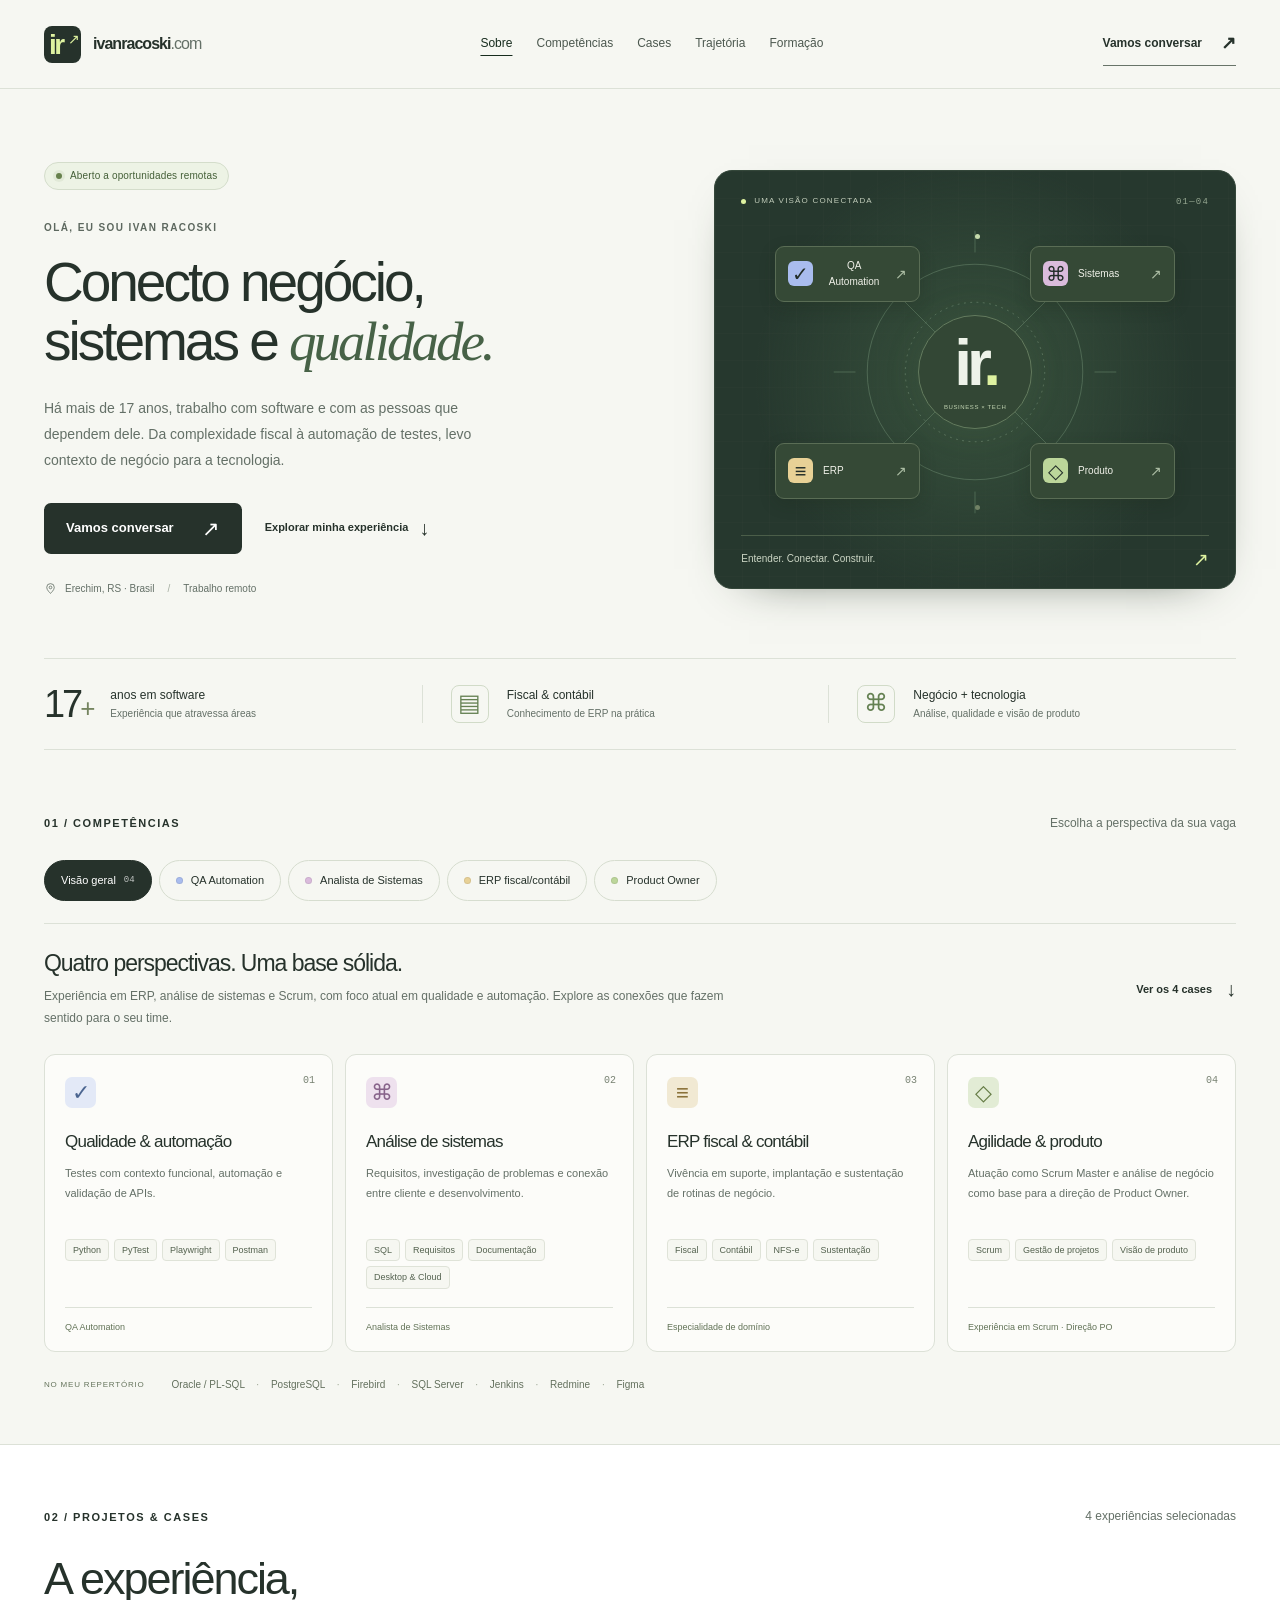
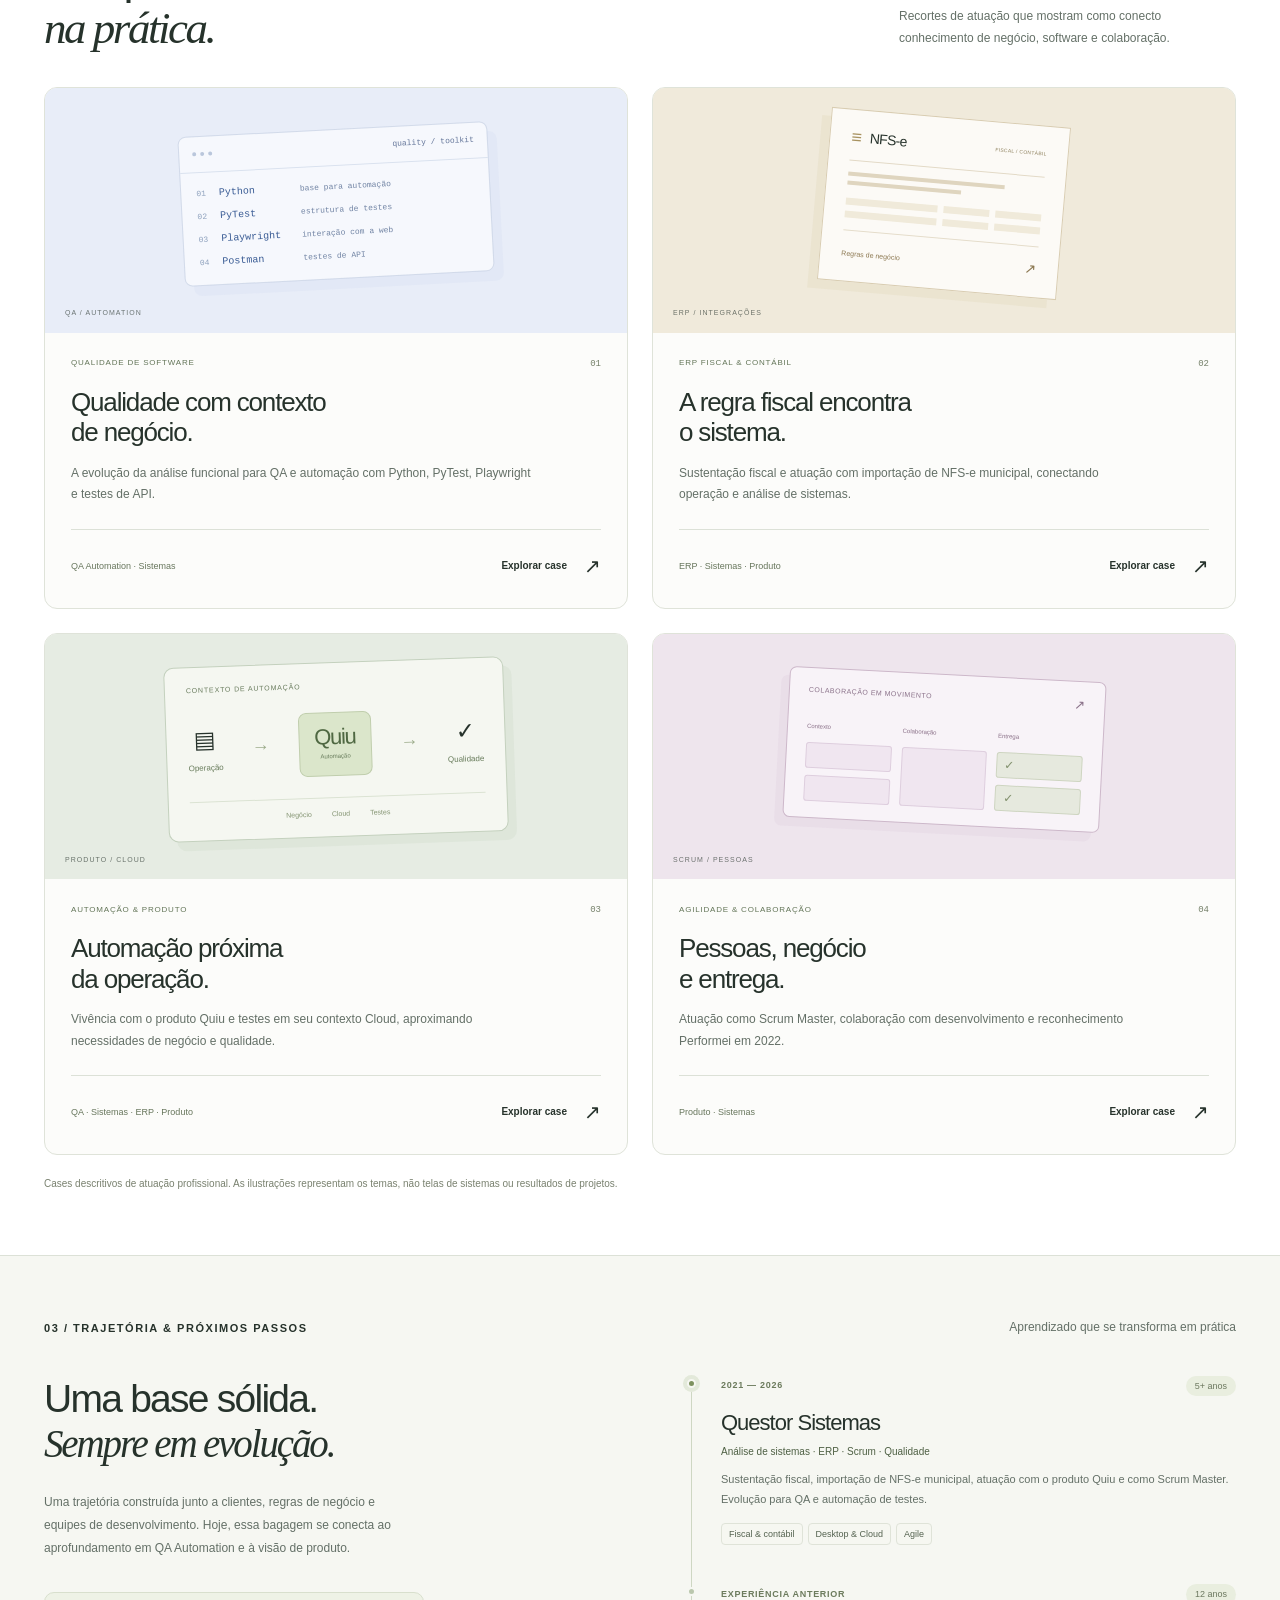
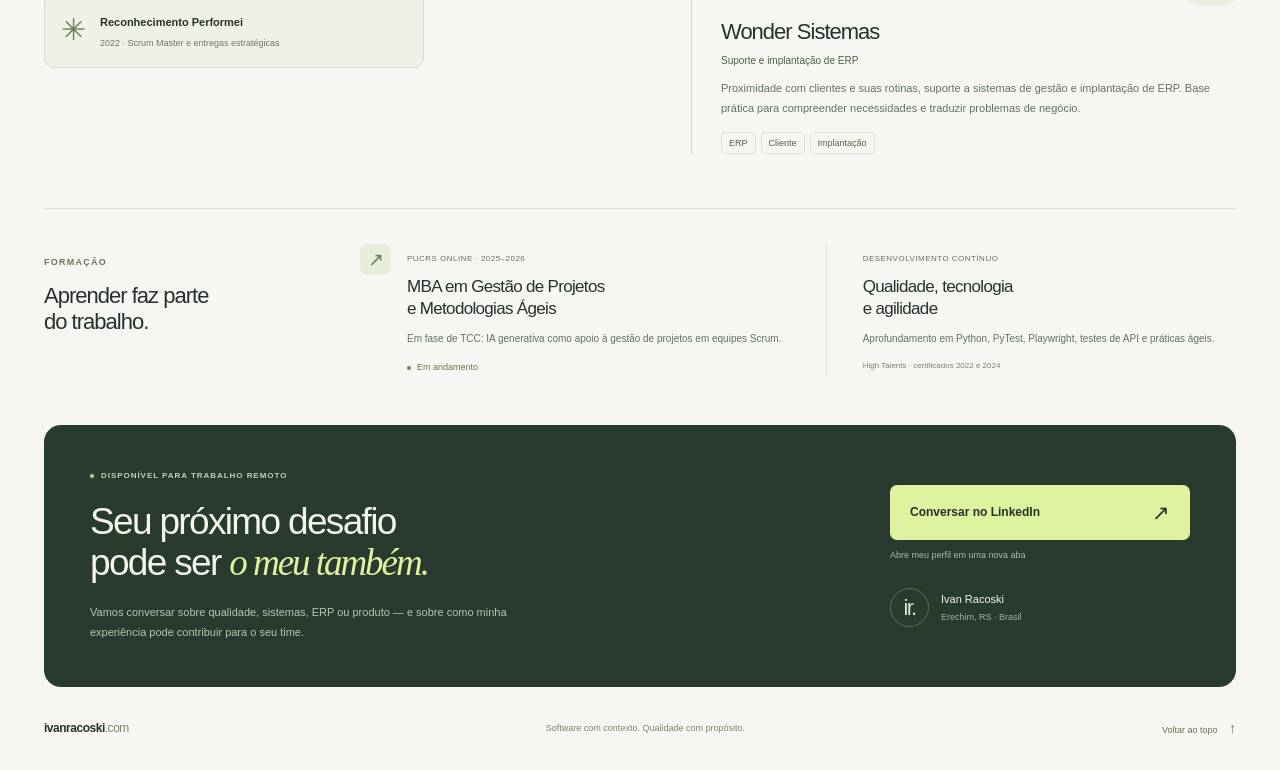
<file: portifolio/index.html>
<!doctype html>
<html lang="pt-BR">
<head>
  <meta charset="UTF-8">
  <meta name="viewport" content="width=device-width, initial-scale=1">
  <meta name="theme-color" content="#f6f7f2">
  <meta name="description" content="Ivan Racoski — 17+ anos em software, ERP fiscal e contábil, análise de sistemas, QA Automation e Scrum. Disponível para oportunidades remotas em tecnologia.">
  <meta property="og:title" content="Ivan Racoski | Negócio, sistemas e qualidade">
  <meta property="og:description" content="Conheça minha trajetória em software e explore meu perfil por QA Automation, Análise de Sistemas, ERP e Produto.">
  <meta property="og:type" content="website">
  <meta property="og:url" content="https://www.ivanracoski.com/portifolio/">
  <link rel="canonical" href="https://www.ivanracoski.com/portifolio/">
  <title>Ivan Racoski — Tecnologia com visão de negócio</title>
  <link rel="icon" type="image/svg+xml" href="./favicon.svg">
  <link rel="stylesheet" href="./styles.css">
  <script src="./app.js" defer></script>
</head>
<body>
  <a class="skip-link" href="#conteudo">Pular para o conteúdo</a>
  <header class="site-header">
    <div class="header-inner shell">
      <a class="brand" href="#inicio" aria-label="Ivan Racoski, início"><span class="brand-mark">ir<span>↗</span></span><span>ivanracoski<span class="brand-dot">.com</span></span></a>
      <nav class="desktop-nav" aria-label="Navegação principal">
        <a href="#sobre">Sobre</a><a href="#competencias">Competências</a><a href="#projetos">Cases</a><a href="#trajetoria">Trajetória</a><a href="#formacao">Formação</a>
      </nav>
      <a class="header-contact" href="#contato">Vamos conversar <span aria-hidden="true">↗</span></a>
      <button class="menu-toggle" aria-label="Abrir menu" aria-controls="mobile-nav" aria-expanded="false"><span></span><span></span></button>
    </div>
    <nav id="mobile-nav" class="mobile-nav" aria-label="Navegação móvel" hidden><a href="#sobre">Sobre</a><a href="#competencias">Competências</a><a href="#projetos">Cases</a><a href="#trajetoria">Trajetória</a><a href="#formacao">Formação</a><a href="#contato">Contato ↗</a></nav>
  </header>

  <main id="conteudo">
    <section class="profile-section" id="inicio" aria-labelledby="hero-title">
      <div class="shell">
        <div class="hero" id="sobre">
          <div class="hero-copy">
            <div class="availability"><span class="status-dot"></span> Aberto a oportunidades remotas</div>
            <p class="eyebrow hero-eyebrow">OLÁ, EU SOU IVAN RACOSKI</p>
            <h1 id="hero-title">Conecto negócio,<br>sistemas e <span class="serif-accent">qualidade.</span></h1>
            <p class="hero-description">Há mais de 17 anos, trabalho com software e com as pessoas que dependem dele. Da complexidade fiscal à automação de testes, levo contexto de negócio para a tecnologia.</p>
            <div class="hero-actions"><a class="button primary" href="#contato">Vamos conversar <span aria-hidden="true">↗</span></a><a class="text-link" href="#projetos">Explorar minha experiência <span aria-hidden="true">↓</span></a></div>
            <div class="hero-location"><svg viewBox="0 0 24 24" fill="none" aria-hidden="true"><path d="M19 10c0 5-7 11-7 11S5 15 5 10a7 7 0 1 1 14 0Z"/><circle cx="12" cy="10" r="2.5"/></svg>Erechim, RS · Brasil <span class="location-separator">/</span> Trabalho remoto</div>
          </div>
          <div class="connection-card" aria-label="Quatro áreas conectadas: QA, Sistemas, ERP e Produto">
            <div class="diagram-top"><span class="tiny-dot"></span> UMA VISÃO CONECTADA <span class="diagram-index">01—04</span></div>
            <div class="orbit">
              <svg class="orbit-lines" viewBox="0 0 400 360" fill="none" aria-hidden="true"><circle cx="200" cy="180" r="119"/><circle cx="200" cy="180" r="77" class="inner-orbit"/><path d="M90 70L310 290M310 70L90 290"/><path d="M200 24v24M200 312v24M44 180h24M332 180h24"/></svg>
              <div class="orbit-core"><span>ir<span class="core-dot">.</span></span><small>BUSINESS × TECH</small></div>
              <button class="orbit-node node-qa" data-track="qa" aria-label="Explorar perfil QA Automation"><span class="node-symbol">✓</span><span>QA Automation</span><span class="node-arrow">↗</span></button>
              <button class="orbit-node node-systems" data-track="systems" aria-label="Explorar perfil Analista de Sistemas"><span class="node-symbol">⌘</span><span>Sistemas</span><span class="node-arrow">↗</span></button>
              <button class="orbit-node node-erp" data-track="erp" aria-label="Explorar perfil ERP"><span class="node-symbol">≡</span><span>ERP</span><span class="node-arrow">↗</span></button>
              <button class="orbit-node node-product" data-track="product" aria-label="Explorar perfil Product Owner"><span class="node-symbol">◇</span><span>Produto</span><span class="node-arrow">↗</span></button>
              <span class="orbit-dot dot-one"></span><span class="orbit-dot dot-two"></span>
            </div>
            <div class="diagram-footer"><span>Entender. Conectar. Construir.</span><span aria-hidden="true">↗</span></div>
          </div>
        </div>

        <div class="proof-strip">
          <div><strong>17<span>+</span></strong><p>anos em software<span>Experiência que atravessa áreas</span></p></div>
          <div><span class="proof-icon" aria-hidden="true">▤</span><p>Fiscal & contábil<span>Conhecimento de ERP na prática</span></p></div>
          <div><span class="proof-icon" aria-hidden="true">⌘</span><p>Negócio + tecnologia<span>Análise, qualidade e visão de produto</span></p></div>
        </div>

        <div class="skills-area" id="competencias">
          <div class="section-topline"><p class="eyebrow">01 / COMPETÊNCIAS</p><span class="small-note">Escolha a perspectiva da sua vaga</span></div>
          <div class="filter-bar" role="group" aria-label="Filtrar competências e cases por oportunidade">
            <button data-filter="all" aria-pressed="true" class="filter active">Visão geral <span>04</span></button>
            <button data-filter="qa" aria-pressed="false" class="filter"><i class="track-dot qa-dot"></i>QA Automation</button>
            <button data-filter="systems" aria-pressed="false" class="filter"><i class="track-dot systems-dot"></i>Analista de Sistemas</button>
            <button data-filter="erp" aria-pressed="false" class="filter"><i class="track-dot erp-dot"></i>ERP fiscal/contábil</button>
            <button data-filter="product" aria-pressed="false" class="filter"><i class="track-dot product-dot"></i>Product Owner</button>
          </div>
          <div class="fit-summary"><div><h2 id="fit-title">Quatro perspectivas. Uma base sólida.</h2><p id="fit-description">Experiência em ERP, análise de sistemas e Scrum, com foco atual em qualidade e automação. Explore as conexões que fazem sentido para o seu time.</p></div><a href="#projetos" class="text-link" id="case-shortcut">Ver os 4 cases <span aria-hidden="true">↓</span></a></div>
          <div class="skill-grid" id="skill-grid">
            <article class="skill-card qa" data-skill="qa"><span class="skill-number">01</span><span class="skill-icon" aria-hidden="true">✓</span><h3>Qualidade & automação</h3><p>Testes com contexto funcional, automação e validação de APIs.</p><div class="tags"><span>Python</span><span>PyTest</span><span>Playwright</span><span>Postman</span></div><span class="skill-foot">QA Automation</span></article>
            <article class="skill-card systems" data-skill="systems"><span class="skill-number">02</span><span class="skill-icon" aria-hidden="true">⌘</span><h3>Análise de sistemas</h3><p>Requisitos, investigação de problemas e conexão entre cliente e desenvolvimento.</p><div class="tags"><span>SQL</span><span>Requisitos</span><span>Documentação</span><span>Desktop & Cloud</span></div><span class="skill-foot">Analista de Sistemas</span></article>
            <article class="skill-card erp" data-skill="erp"><span class="skill-number">03</span><span class="skill-icon" aria-hidden="true">≡</span><h3>ERP fiscal & contábil</h3><p>Vivência em suporte, implantação e sustentação de rotinas de negócio.</p><div class="tags"><span>Fiscal</span><span>Contábil</span><span>NFS-e</span><span>Sustentação</span></div><span class="skill-foot">Especialidade de domínio</span></article>
            <article class="skill-card product" data-skill="product"><span class="skill-number">04</span><span class="skill-icon" aria-hidden="true">◇</span><h3>Agilidade & produto</h3><p>Atuação como Scrum Master e análise de negócio como base para a direção de Product Owner.</p><div class="tags"><span>Scrum</span><span>Gestão de projetos</span><span>Visão de produto</span></div><span class="skill-foot">Experiência em Scrum · Direção PO</span></article>
          </div>
          <div class="stack-row"><span>NO MEU REPERTÓRIO</span><p>Oracle / PL-SQL <i>·</i> PostgreSQL <i>·</i> Firebird <i>·</i> SQL Server <i>·</i> Jenkins <i>·</i> Redmine <i>·</i> Figma</p></div>
          <p id="filter-status" class="sr-only" role="status" aria-live="polite"></p>
        </div>
      </div>
    </section>

    <section class="cases-section" id="projetos" aria-labelledby="cases-title">
      <div class="shell">
        <div class="section-topline"><p class="eyebrow">02 / PROJETOS & CASES</p><span id="case-count" class="small-note">4 experiências selecionadas</span></div>
        <div class="section-heading"><h2 id="cases-title">A experiência,<br><span class="serif-accent">na prática.</span></h2><p>Recortes de atuação que mostram como conecto conhecimento de negócio, software e colaboração.</p></div>
        <div class="case-filter-state" id="case-filter-state" hidden><span id="case-filter-label"></span><button id="reset-filter">Mostrar todos <span aria-hidden="true">×</span></button></div>
        <div class="case-grid">
          <article class="case-card" data-case="quality" data-tracks="qa systems">
            <div class="case-visual quality-visual" aria-hidden="true"><div class="mini-window"><div class="window-bar"><span></span><span></span><span></span><small>quality / toolkit</small></div><div class="code-lines"><div><span>01</span><b>Python</b><em>base para automação</em></div><div><span>02</span><b>PyTest</b><em>estrutura de testes</em></div><div><span>03</span><b>Playwright</b><em>interação com a web</em></div><div><span>04</span><b>Postman</b><em>testes de API</em></div></div></div><span class="visual-corner">QA / AUTOMATION</span></div>
            <div class="case-body"><div class="case-meta"><span class="tag-label">QUALIDADE DE SOFTWARE</span><span>01</span></div><h3>Qualidade com contexto<br>de negócio.</h3><p>A evolução da análise funcional para QA e automação com Python, PyTest, Playwright e testes de API.</p><div class="case-bottom"><span>QA Automation · Sistemas</span><button class="case-open" data-detail="quality" aria-label="Abrir case Qualidade com contexto de negócio">Explorar case <span aria-hidden="true">↗</span></button></div></div>
          </article>
          <article class="case-card" data-case="fiscal" data-tracks="erp systems product">
            <div class="case-visual fiscal-visual" aria-hidden="true"><div class="invoice"><div class="invoice-header"><span>≡</span><b>NFS-e</b><small>FISCAL / CONTÁBIL</small></div><div class="invoice-line long"></div><div class="invoice-line medium"></div><div class="invoice-table"><i></i><i></i><i></i><i></i><i></i><i></i></div><div class="invoice-footer"><span>Regras de negócio</span><b>↗</b></div></div><span class="visual-corner">ERP / INTEGRAÇÕES</span></div>
            <div class="case-body"><div class="case-meta"><span class="tag-label">ERP FISCAL & CONTÁBIL</span><span>02</span></div><h3>A regra fiscal encontra<br>o sistema.</h3><p>Sustentação fiscal e atuação com importação de NFS-e municipal, conectando operação e análise de sistemas.</p><div class="case-bottom"><span>ERP · Sistemas · Produto</span><button class="case-open" data-detail="fiscal" aria-label="Abrir case A regra fiscal encontra o sistema">Explorar case <span aria-hidden="true">↗</span></button></div></div>
          </article>
          <article class="case-card" data-case="quiu" data-tracks="qa systems erp product">
            <div class="case-visual quiu-visual" aria-hidden="true"><div class="flow-board"><div class="flow-label">CONTEXTO DE AUTOMAÇÃO</div><div class="flow-nodes"><div><span>▤</span><small>Operação</small></div><i>→</i><div class="flow-core"><b>Quiu</b><small>Automação</small></div><i>→</i><div><span>✓</span><small>Qualidade</small></div></div><div class="flow-bottom"><span>Negócio</span><span>Cloud</span><span>Testes</span></div></div><span class="visual-corner">PRODUTO / CLOUD</span></div>
            <div class="case-body"><div class="case-meta"><span class="tag-label">AUTOMAÇÃO & PRODUTO</span><span>03</span></div><h3>Automação próxima<br>da operação.</h3><p>Vivência com o produto Quiu e testes em seu contexto Cloud, aproximando necessidades de negócio e qualidade.</p><div class="case-bottom"><span>QA · Sistemas · ERP · Produto</span><button class="case-open" data-detail="quiu" aria-label="Abrir case Automação próxima da operação">Explorar case <span aria-hidden="true">↗</span></button></div></div>
          </article>
          <article class="case-card" data-case="scrum" data-tracks="product systems">
            <div class="case-visual scrum-visual" aria-hidden="true"><div class="scrum-board"><div class="scrum-board-top">COLABORAÇÃO EM MOVIMENTO <span>↗</span></div><div class="scrum-columns"><div><span>Contexto</span><i></i><i></i></div><div><span>Colaboração</span><i></i></div><div><span>Entrega</span><i>✓</i><i>✓</i></div></div></div><span class="visual-corner">SCRUM / PESSOAS</span></div>
            <div class="case-body"><div class="case-meta"><span class="tag-label">AGILIDADE & COLABORAÇÃO</span><span>04</span></div><h3>Pessoas, negócio<br>e entrega.</h3><p>Atuação como Scrum Master, colaboração com desenvolvimento e reconhecimento Performei em 2022.</p><div class="case-bottom"><span>Produto · Sistemas</span><button class="case-open" data-detail="scrum" aria-label="Abrir case Pessoas negócio e entrega">Explorar case <span aria-hidden="true">↗</span></button></div></div>
          </article>
        </div>
        <p class="cases-note">Cases descritivos de atuação profissional. As ilustrações representam os temas, não telas de sistemas ou resultados de projetos.</p>
      </div>
    </section>

    <section class="journey-section" id="trajetoria" aria-labelledby="journey-title">
      <div class="shell">
        <div class="section-topline"><p class="eyebrow">03 / TRAJETÓRIA & PRÓXIMOS PASSOS</p><span class="small-note">Aprendizado que se transforma em prática</span></div>
        <div class="journey-grid">
          <div class="journey-intro"><h2 id="journey-title">Uma base sólida.<br><span class="serif-accent">Sempre em evolução.</span></h2><p>Uma trajetória construída junto a clientes, regras de negócio e equipes de desenvolvimento. Hoje, essa bagagem se conecta ao aprofundamento em QA Automation e à visão de produto.</p><div class="recognition"><span aria-hidden="true">✳</span><div><strong>Reconhecimento Performei</strong><p>2022 · Scrum Master e entregas estratégicas</p></div></div></div>
          <div class="timeline" aria-label="Experiência profissional">
            <article class="timeline-item"><span class="timeline-point current"></span><div class="timeline-top"><span class="eyebrow">2021 — 2026</span><span class="duration">5+ anos</span></div><h3>Questor Sistemas</h3><p class="timeline-role">Análise de sistemas · ERP · Scrum · Qualidade</p><p>Sustentação fiscal, importação de NFS-e municipal, atuação com o produto Quiu e como Scrum Master. Evolução para QA e automação de testes.</p><div class="tags"><span>Fiscal & contábil</span><span>Desktop & Cloud</span><span>Agile</span></div></article>
            <article class="timeline-item"><span class="timeline-point"></span><div class="timeline-top"><span class="eyebrow">EXPERIÊNCIA ANTERIOR</span><span class="duration">12 anos</span></div><h3>Wonder Sistemas</h3><p class="timeline-role">Suporte e implantação de ERP</p><p>Proximidade com clientes e suas rotinas, suporte a sistemas de gestão e implantação de ERP. Base prática para compreender necessidades e traduzir problemas de negócio.</p><div class="tags"><span>ERP</span><span>Cliente</span><span>Implantação</span></div></article>
          </div>
        </div>
        <div class="education" id="formacao">
          <div><p class="eyebrow">FORMAÇÃO</p><h3>Aprender faz parte<br>do trabalho.</h3></div>
          <div class="education-main"><span class="education-icon" aria-hidden="true">↗</span><div><span class="small-note">PUCRS ONLINE · 2025–2026</span><h4>MBA em Gestão de Projetos<br>e Metodologias Ágeis</h4><p>Em fase de TCC: IA generativa como apoio à gestão de projetos em equipes Scrum.</p><span class="education-status"><span></span>Em andamento</span></div></div>
          <div class="education-secondary"><span class="small-note">DESENVOLVIMENTO CONTÍNUO</span><h4>Qualidade, tecnologia<br>e agilidade</h4><p>Aprofundamento em Python, PyTest, Playwright, testes de API e práticas ágeis.</p><span class="education-detail">High Talents · certificados 2022 e 2024</span></div>
        </div>
        <div class="contact-panel" id="contato">
          <div class="contact-copy"><p class="eyebrow"><span class="status-dot"></span> DISPONÍVEL PARA TRABALHO REMOTO</p><h2>Seu próximo desafio<br>pode ser <span class="serif-accent">o meu também.</span></h2><p>Vamos conversar sobre qualidade, sistemas, ERP ou produto — e sobre como minha experiência pode contribuir para o seu time.</p></div>
          <div class="contact-actions"><a class="button lime" href="https://www.linkedin.com/in/ivan-racoski-5b7b9452/" target="_blank" rel="noopener noreferrer">Conversar no LinkedIn <span aria-hidden="true">↗</span></a><p>Abre meu perfil em uma nova aba</p><div class="contact-signature"><span class="signature-monogram">ir.</span><div><strong>Ivan Racoski</strong><span>Erechim, RS · Brasil</span></div></div></div>
        </div>
      </div>
    </section>
  </main>
  <footer class="site-footer shell"><a class="footer-brand" href="#inicio">ivanracoski<span>.com</span></a><p>Software com contexto. Qualidade com propósito.</p><a href="#inicio">Voltar ao topo <span aria-hidden="true">↑</span></a></footer>
  <dialog id="case-dialog" aria-labelledby="dialog-title"><div class="dialog-content"><button class="dialog-close" aria-label="Fechar case">×</button><p class="eyebrow" id="dialog-category"></p><h2 id="dialog-title"></h2><p class="dialog-intro" id="dialog-intro"></p><div id="dialog-details"></div><div class="dialog-footer"><p>Recorte de experiência profissional de Ivan Racoski.</p><a href="#contato" class="button primary" id="dialog-contact">Vamos conversar <span aria-hidden="true">↗</span></a></div></div></dialog>
  <noscript><div class="noscript-note">Todos os conteúdos principais estão visíveis. Ative o JavaScript para filtrar as áreas e abrir os detalhes dos cases.</div></noscript>
</body>
</html>
</file>
<file: portifolio/styles.css>
@charset "UTF-8";
:root{--paper:#f6f7f2;--white:#fff;--ink:#26322b;--muted:#647067;--line:#dce1d7;--green:#344d3b;--lime:#def2a0;--qa:#a9bcee;--systems:#dabbdc;--erp:#e8d196;--product:#bcd69a;--radius:16px}
*{box-sizing:border-box}html{scroll-behavior:smooth;scroll-padding-top:105px}body{margin:0;background:var(--paper);color:var(--ink);font-family:Arial,Helvetica,sans-serif;font-size:15px;line-height:1.6;-webkit-font-smoothing:antialiased}a{color:inherit;text-decoration:none}button{font:inherit;color:inherit;cursor:pointer}button,a{-webkit-tap-highlight-color:transparent}button{border:0}a:focus-visible,button:focus-visible{outline:3px solid #426dba;outline-offset:5px}button:disabled{cursor:default}h1,h2,h3,h4,p{margin:0}h1,h2,h3,h4{line-height:1.15;font-weight:500;letter-spacing:-.045em}svg{display:block}::selection{background:#deedb4}button, a{touch-action:manipulation}.shell{max-width:1280px;margin-inline:auto;padding-inline:44px}[hidden]{display:none!important}.sr-only{position:absolute;width:1px;height:1px;padding:0;margin:-1px;overflow:hidden;clip:rect(0,0,0,0);white-space:nowrap;border:0}.skip-link{position:fixed;left:16px;top:-70px;z-index:1000;background:var(--ink);color:#fff;padding:12px 20px}.skip-link:focus{top:12px}.eyebrow{font-size:11px;letter-spacing:.14em;font-weight:600;line-height:1.5}.small-note{font-size:12px;color:var(--muted)}.serif-accent{font-family:Georgia,'Times New Roman',serif;font-weight:400;font-style:italic;letter-spacing:-.055em}.text-link{display:inline-flex;align-items:center;gap:18px;font-size:13px;font-weight:600;white-space:nowrap}.text-link span{font-size:20px;font-weight:400}.text-link:hover{text-decoration:underline;text-underline-offset:5px}.button{display:inline-flex;align-items:center;justify-content:space-between;gap:28px;padding:15px 22px;border-radius:7px;font-size:13px;font-weight:600;transition:background .2s,transform .2s}.button:hover{transform:translateY(-2px)}.button span{font-size:21px;font-weight:400;line-height:1}.button.primary{background:var(--ink);color:white}.button.primary:hover{background:#415845}.button.lime{background:var(--lime);color:#26322b}.button.lime:hover{background:#eaffb0}
.site-header{position:sticky;top:0;z-index:20;background:rgba(246,247,242,.96);border-bottom:1px solid var(--line);backdrop-filter:blur(16px)}.header-inner{height:88px;display:flex;align-items:center;justify-content:space-between;gap:28px}.brand{display:flex;align-items:center;gap:12px;font-size:16px;letter-spacing:-.06em;font-weight:600;white-space:nowrap}.brand-dot{font-weight:400;color:var(--muted)}.brand-mark{background:var(--ink);border-radius:8px;width:37px;height:37px;color:var(--lime);font-size:28px;font-weight:700;line-height:37px;position:relative;text-align:left;padding-left:5px;letter-spacing:-.09em}.brand-mark span{font-size:14px;position:absolute;top:-5px;right:4px;font-weight:400}.desktop-nav{display:flex;gap:24px;align-items:center;font-size:12px}.desktop-nav a{padding:12px 0;color:#4c584f;transition:color .2s}.desktop-nav a:hover,.desktop-nav a.active{color:#172c1e;text-decoration:underline;text-underline-offset:8px}.header-contact{display:flex;gap:19px;align-items:center;border-bottom:1px solid #687469;padding-block:7px;font-size:12px;font-weight:600}.header-contact span{font-size:18px}.menu-toggle,.mobile-nav{display:none}
.hero{display:grid;grid-template-columns:1.16fr 1fr;align-items:center;gap:65px;padding:73px 0 61px}.availability{display:inline-flex;gap:8px;align-items:center;border:1px solid #d4ddcb;background:#edf3e5;color:#456038;border-radius:30px;padding:5px 11px;font-size:10px;letter-spacing:.015em}.status-dot{display:inline-block;background:#67814d;border-radius:50%;height:6px;width:6px;flex-shrink:0;box-shadow:0 0 0 3px rgba(103,129,77,.09)}.hero-eyebrow{margin-top:30px;margin-bottom:18px;color:#5d685f;font-size:10px}.hero h1{font-size:clamp(42px,4.3vw,58px);letter-spacing:-.055em;line-height:1.08}.hero h1 .serif-accent{color:#476247}.hero-description{font-size:14px;max-width:455px;color:var(--muted);line-height:1.85;margin-top:24px}.hero-actions{margin-top:29px;display:flex;align-items:center;gap:23px}.hero-actions .text-link{font-size:11px;gap:11px}.hero-location{display:flex;align-items:center;gap:8px;margin-top:27px;font-size:10px;color:var(--muted)}.hero-location svg{width:13px;height:13px;stroke:currentColor;stroke-width:1.5}.location-separator{padding:0 5px;color:#a5aea1}.connection-card{background:#26382e;color:#dce6dc;border:1px solid #34473a;border-radius:18px;padding:24px 26px 19px;box-shadow:0 15px 50px -35px #283728;position:relative;overflow:hidden;background-image:radial-gradient(circle at 50% 50%,#38523d 0,transparent 66%),linear-gradient(#ffffff03 1px,transparent 1px),linear-gradient(90deg,#ffffff03 1px,transparent 1px);background-size:auto,27px 27px,27px 27px}.diagram-top{display:flex;align-items:center;gap:8px;font-size:8px;letter-spacing:.15em;color:#c2cdbb}.tiny-dot{width:5px;height:5px;border-radius:50%;background:var(--lime)}.diagram-index{margin-left:auto;font-family:monospace;font-size:9px;color:#93a48f}.orbit{height:326px;position:relative;max-width:400px;margin:auto}.orbit-lines{position:absolute;inset:0;width:100%;height:100%;stroke:#658269;stroke-width:.65}.orbit-lines .inner-orbit{stroke-dasharray:2 5;stroke:#759176}.orbit-core{position:absolute;top:50%;left:50%;transform:translate(-50%,-50%);height:114px;width:114px;border:1px solid #637b5e;border-radius:50%;display:flex;flex-direction:column;align-items:center;justify-content:center;background:#334735;box-shadow:0 0 36px #5a724e22}.orbit-core>span{font-size:64px;line-height:1;letter-spacing:-.08em;color:#eef3e9;font-weight:600}.core-dot{color:var(--lime)}.orbit-core small{font-size:6px;letter-spacing:.1em;color:#c4d6b4;margin-top:8px}.orbit-node{position:absolute;width:145px;min-height:56px;display:flex;align-items:center;gap:10px;border:1px solid #5a6d55;border-radius:9px;font-size:10px;background:#354936;box-shadow:0 5px 16px #1a29173a;color:#f0f1e9;padding:10px 12px;transition:transform .2s,background .2s}.orbit-node:hover{transform:translateY(-3px);background:#465b42}.node-qa{top:37px;left:0}.node-systems{top:37px;right:0}.node-erp{bottom:36px;left:0}.node-product{bottom:36px;right:0}.node-symbol{height:25px;width:25px;display:flex;align-items:center;justify-content:center;border-radius:6px;flex-shrink:0;color:#222d28;font-size:20px;font-weight:400}.node-qa .node-symbol{background:var(--qa)}.node-systems .node-symbol{background:var(--systems)}.node-erp .node-symbol{background:var(--erp)}.node-product .node-symbol{background:var(--product)}.node-arrow{color:#adbea5;font-size:14px;margin-left:auto}.orbit-dot{position:absolute;width:5px;height:5px;border-radius:50%;background:#c6dbac}.dot-one{top:25px;left:50%}.dot-two{bottom:25px;left:50%;background:#718265}.diagram-footer{border-top:1px solid #4b5e49;padding-top:14px;display:flex;align-items:center;justify-content:space-between;font-size:10px;color:#ccd6c5}.diagram-footer>span:last-child{font-size:19px;line-height:1;color:var(--lime)}
.proof-strip{display:grid;grid-template-columns:1fr 1fr 1fr;border-block:1px solid var(--line);padding:26px 0;gap:28px}.proof-strip>div{display:flex;align-items:center;gap:18px;border-right:1px solid var(--line)}.proof-strip>div:last-child{border-right:0}.proof-strip strong{font-size:38px;font-weight:500;letter-spacing:-.08em;line-height:1}.proof-strip strong span{font-size:26px;color:#758560}.proof-strip p{font-size:12px;line-height:1.7}.proof-strip p span{display:block;font-size:10px;color:var(--muted)}.proof-icon{height:38px;width:38px;display:flex;align-items:center;justify-content:center;border:1px solid #d1dbc8;border-radius:8px;font-size:24px;color:#658153}
.skills-area{padding:64px 0 51px}.section-topline{display:flex;align-items:center;justify-content:space-between;gap:20px;margin-bottom:27px}.filter-bar{display:flex;align-items:center;gap:7px;padding-bottom:22px;border-bottom:1px solid var(--line);flex-wrap:wrap}.filter{display:flex;align-items:center;justify-content:center;gap:8px;padding:11px 16px;font-size:11px;background:transparent;border:1px solid #d6ddcf;border-radius:30px;transition:background .2s,color .2s,border .2s;white-space:nowrap;min-height:40px}.filter>span{font-family:monospace;font-size:9px;opacity:.7}.filter:hover{background:#e7ecdf}.filter.active{background:var(--ink);color:#fff;border-color:var(--ink)}.track-dot{height:7px;width:7px;border-radius:50%;display:inline-block;border:1px solid #00000013}.qa-dot{background:var(--qa)}.systems-dot{background:var(--systems)}.erp-dot{background:var(--erp)}.product-dot{background:var(--product)}.fit-summary{display:flex;align-items:center;justify-content:space-between;gap:30px;margin:25px 0}.fit-summary h2{font-size:23px;letter-spacing:-.045em;line-height:1.25}.fit-summary p{font-size:12px;color:var(--muted);margin-top:8px;max-width:710px;line-height:1.8}.fit-summary .text-link{font-size:11px;gap:14px}.skill-grid{display:grid;grid-template-columns:repeat(4,1fr);gap:12px}.skill-card{background:#fcfcf9;border:1px solid var(--line);border-radius:11px;padding:22px 20px 17px;position:relative;transition:opacity .2s,border-color .2s,background .2s}.skill-card[data-featured="true"]{border-color:#84996e;background:#f1f6e8}.skill-card[data-related="false"]{display:none}.skill-grid.filtered{grid-template-columns:repeat(3,1fr)}.skill-number{position:absolute;right:17px;top:18px;color:#788273;font-size:10px;font-family:monospace}.skill-icon{width:31px;height:31px;display:flex;align-items:center;justify-content:center;font-size:22px;border-radius:7px;margin-bottom:24px}.qa .skill-icon{background:#e3e9f7;color:#4b6590}.systems .skill-icon{background:#eee1ee;color:#87638a}.erp .skill-icon{background:#f1e9d3;color:#897139}.product .skill-icon{background:#e2ecd5;color:#647b44}.skill-card h3{font-size:17px;margin-bottom:12px;letter-spacing:-.045em}.skill-card>p{font-size:11px;line-height:1.8;color:var(--muted);min-height:59px}.tags{display:flex;flex-wrap:wrap;gap:5px;margin-top:16px}.tags span{font-size:9px;line-height:1.4;padding:4px 7px;border:1px solid #dfe3d8;border-radius:4px;color:#54624f;background:#f6f7f1;white-space:nowrap}.skill-card .tags{min-height:50px;align-content:flex-start}.skill-foot{font-size:9px;color:#617256;display:block;border-top:1px solid var(--line);padding-top:12px;margin-top:18px}.stack-row{display:flex;gap:27px;align-items:center;padding-top:25px}.stack-row>span{font-size:8px;letter-spacing:.1em;white-space:nowrap;color:#65745c}.stack-row p{font-size:10px;color:#63705d}.stack-row i{font-style:normal;padding:0 9px;color:#9da794}
.cases-section{background:#fff;border-block:1px solid var(--line);padding:62px 0}.section-heading{display:flex;align-items:flex-end;justify-content:space-between;gap:50px;margin-bottom:33px}.section-heading h2{font-size:45px;line-height:1.1}.section-heading>p{max-width:337px;font-size:12px;line-height:1.8;color:var(--muted);margin-bottom:4px}.case-grid{display:grid;grid-template-columns:1fr 1fr;gap:24px}.case-card{border:1px solid #dfe3d9;border-radius:13px;overflow:hidden;background:#fcfcfa;transition:box-shadow .25s,transform .25s}.case-card:hover{transform:translateY(-3px);box-shadow:0 14px 30px -25px #546047}.case-visual{height:245px;position:relative;display:flex;align-items:center;justify-content:center;overflow:hidden;padding:27px 25px 40px}.visual-corner{position:absolute;bottom:14px;left:20px;font-size:7px;letter-spacing:.15em;opacity:.65}.quality-visual{background:#e8edf8}.mini-window{width:310px;border:1px solid #9eaecd66;border-radius:8px;background:#f6f8fd;transform:rotate(-3deg);box-shadow:9px 10px 0 #cad4e936}.window-bar{display:flex;align-items:center;gap:4px;padding:11px 13px;border-bottom:1px solid #dae2ef}.window-bar>span{width:4px;height:4px;border-radius:50%;background:#bac7dc}.window-bar small{margin-left:auto;font-size:8px;color:#637599;font-family:monospace}.code-lines{padding:14px 15px 15px;display:grid;gap:9px;font-family:monospace}.code-lines>div{display:flex;gap:13px;align-items:center;font-size:10px;line-height:1.4}.code-lines span{color:#8da0bc;font-size:8px}.code-lines b{font-weight:500;color:#395b94;min-width:68px}.code-lines em{font-size:8px;font-style:normal;color:#7083a3}.fiscal-visual{background:#f0eadb}.invoice{width:240px;padding:16px 21px;background:#fcfaf6;border:1px solid #d9cdb2;box-shadow:-9px 9px 0 #d7c9a332;transform:rotate(5deg)}.invoice-header{display:flex;align-items:center;gap:8px;padding-bottom:12px;border-bottom:1px solid #e3dac7}.invoice-header>span{font-size:18px;color:#a89260;line-height:1}.invoice-header b{font-size:14px;font-weight:500;letter-spacing:-.05em}.invoice-header small{font-size:5px;letter-spacing:.06em;margin-left:auto;color:#8e805d}.invoice-line{height:4px;background:#dfd5bf;margin-top:11px}.invoice-line.long{width:80%}.invoice-line.medium{width:58%;margin-top:5px}.invoice-table{display:grid;grid-template-columns:2fr 1fr 1fr;gap:6px;margin-top:13px}.invoice-table i{background:#f0eada;height:7px}.invoice-footer{display:flex;justify-content:space-between;align-items:center;border-top:1px solid #e5ddcb;padding-top:11px;margin-top:12px;font-size:7px;color:#8b7750}.invoice-footer b{font-size:14px;font-weight:400}.quiu-visual{background:#e6ece3}.flow-board{max-width:340px;width:100%;border:1px solid #c4d1be;background:#f5f7f1;border-radius:10px;padding:17px 21px;transform:rotate(-2deg);box-shadow:8px 9px 0 #b3c3a827}.flow-label{font-size:7px;letter-spacing:.12em;color:#66795a}.flow-nodes{display:flex;align-items:center;justify-content:space-between;gap:6px;margin:21px 0}.flow-nodes>div{display:flex;flex-direction:column;align-items:center;gap:4px;font-size:23px}.flow-nodes small{font-size:8px;color:#677b5a}.flow-nodes i{font-style:normal;color:#9cac8b;font-size:18px}.flow-nodes .flow-core{padding:13px 15px;background:#dbe6cb;border:1px solid #c0cead;border-radius:8px}.flow-core b{font-size:22px;line-height:1;font-weight:500;letter-spacing:-.06em;color:#4f6842}.flow-core small{font-size:6px}.flow-bottom{display:flex;justify-content:center;gap:20px;border-top:1px solid #dbe3d3;padding-top:10px;font-size:7px;color:#839371}.scrum-visual{background:#eee5ed}.scrum-board{width:317px;border:1px solid #cdb8ca;background:#f8f3f8;border-radius:7px;padding:16px 19px;transform:rotate(3deg);box-shadow:-8px 9px 0 #cdb9cd2b}.scrum-board-top{display:flex;justify-content:space-between;font-size:7px;letter-spacing:.07em;color:#8a7189}.scrum-board-top span{font-size:13px;line-height:1}.scrum-columns{display:grid;grid-template-columns:repeat(3,1fr);gap:10px;padding-top:14px}.scrum-columns>div>span{font-size:6px;color:#896f87}.scrum-columns i{display:block;border:1px solid #decede;background:#f0e6f0;border-radius:3px;height:26px;margin-top:7px;color:#9e879f;font-style:normal;padding:3px 7px;font-size:12px}.scrum-columns>div:nth-child(2) i{height:59px}.scrum-columns>div:nth-child(3) i{background:#e6e9de;border-color:#ced5c1;color:#82916e}.case-body{padding:24px 26px}.case-meta{display:flex;align-items:center;justify-content:space-between;font-size:9px;color:#758069;margin-bottom:16px}.tag-label{font-size:8px;letter-spacing:.1em;color:#637558}.case-meta>span:last-child{font-family:monospace}.case-body h3{font-size:26px;letter-spacing:-.045em;line-height:1.17}.case-body>p{font-size:12px;color:var(--muted);margin-top:15px;line-height:1.8;max-width:460px}.case-bottom{display:flex;justify-content:space-between;align-items:center;gap:15px;padding-top:18px;margin-top:23px;border-top:1px solid var(--line)}.case-bottom>span{font-size:9px;color:#67765c}.case-open{font-size:10px;font-weight:600;display:flex;align-items:center;gap:17px;background:transparent;padding:8px 0 8px 8px;white-space:nowrap}.case-open:hover{text-decoration:underline;text-underline-offset:5px}.case-open>span{font-size:20px;font-weight:400;line-height:1}.cases-note{font-size:10px;color:#79816f;margin-top:20px;line-height:1.8}.case-filter-state{display:flex;justify-content:space-between;align-items:center;margin:-10px 0 22px;font-size:12px;border:1px solid #dce2d5;border-radius:8px;background:#f5f8ef;padding:10px 14px}.case-filter-state button{background:transparent;font-size:11px;padding:4px;display:flex;gap:15px}
.journey-section{padding-top:62px}.journey-grid{display:grid;grid-template-columns:1fr 1fr;gap:90px;margin-top:38px}.journey-intro h2{font-size:39px;line-height:1.16}.journey-intro>p{font-size:12px;color:var(--muted);line-height:1.9;margin-top:25px;max-width:375px}.recognition{display:flex;gap:14px;align-items:center;border:1px solid #d8dfcd;border-radius:10px;background:#eef2e6;padding:16px;margin-top:33px;max-width:380px}.recognition>span{font-size:30px;color:#6d8258;line-height:1}.recognition strong{font-size:11px;font-weight:600}.recognition p{font-size:9px;color:#6c775f;margin-top:3px}.timeline{border-left:1px solid #ced7c3;margin-left:6px}.timeline-item{position:relative;padding:0 0 39px 29px}.timeline-item:last-child{padding-bottom:0}.timeline-point{position:absolute;top:3px;left:-5px;width:9px;height:9px;border-radius:50%;background:#bac7ad;border:2px solid var(--paper)}.timeline-point.current{background:#7d915f;box-shadow:0 0 0 4px #e3e9da}.timeline-top{display:flex;align-items:center;justify-content:space-between;margin-bottom:14px}.timeline-top .eyebrow{font-size:9px;color:#6c7b5d;letter-spacing:.08em}.duration{font-size:9px;color:#6c785f;background:#e9eedf;padding:3px 9px;border-radius:20px}.timeline-item h3{font-size:22px;margin-bottom:9px}.timeline-role{font-size:10px;color:#4e6044;margin-bottom:10px}.timeline-item>p:last-of-type{font-size:11px;color:var(--muted);line-height:1.8}.timeline .tags{margin-top:13px}.education{border-top:1px solid var(--line);margin-top:54px;padding:35px 0 48px;display:grid;grid-template-columns:.75fr 1.25fr 1fr;gap:36px}.education>div:first-child h3{font-size:22px;margin-top:13px}.education>div:first-child .eyebrow{font-size:9px;color:#6b785e}.education-main{display:flex;gap:16px;padding-right:25px;border-right:1px solid var(--line)}.education-icon{flex-shrink:0;display:flex;align-items:center;justify-content:center;width:31px;height:31px;background:#e7eddb;border-radius:7px;color:#697e4c;font-size:19px}.education .small-note{font-size:8px;letter-spacing:.06em}.education h4{font-size:17px;line-height:1.3;margin-top:8px;letter-spacing:-.04em}.education p{font-size:10px;color:var(--muted);line-height:1.8;margin-top:10px}.education-status{display:inline-flex;align-items:center;gap:6px;font-size:9px;margin-top:12px;color:#657a4f}.education-status span{height:4px;width:4px;border-radius:50%;background:#6e864f}.education-detail{font-size:8px;color:#78846c;display:block;margin-top:12px}.contact-panel{background:#293a2e;border-radius:17px;color:#f3f5ed;padding:45px 46px;display:grid;grid-template-columns:1.35fr 1fr;gap:45px;align-items:center}.contact-copy .eyebrow{font-size:8px;color:#c2d4ae;display:flex;align-items:center;gap:7px;letter-spacing:.12em}.contact-copy .status-dot{background:#bed98c;width:4px;height:4px}.contact-copy h2{font-size:37px;margin-top:19px;line-height:1.12}.contact-copy h2 .serif-accent{color:var(--lime)}.contact-copy>p:last-child{font-size:11px;color:#b6c7b0;margin-top:18px;line-height:1.85;max-width:435px}.contact-actions{max-width:300px;justify-self:end;width:100%}.contact-actions .button{width:100%;padding:17px 20px;font-size:12px}.contact-actions>p{font-size:9px;color:#acbda7;margin-top:8px}.contact-signature{display:flex;gap:12px;align-items:center;margin-top:26px}.signature-monogram{font-size:22px;width:39px;height:39px;border:1px solid #5a7152;border-radius:50%;display:flex;align-items:center;justify-content:center;letter-spacing:-.08em;color:#d6e6c8}.contact-signature strong{font-size:11px;display:block;font-weight:500}.contact-signature div>span{font-size:9px;color:#a3b49b;display:block;margin-top:2px}.site-footer{display:flex;justify-content:space-between;align-items:center;padding-top:30px;padding-bottom:30px;font-size:10px;gap:20px}.footer-brand{font-size:12px;letter-spacing:-.04em;font-weight:600}.footer-brand span{font-weight:400;color:#77856b}.site-footer p{color:#7b846f;font-size:9px}.site-footer>a:last-child{font-size:9px;color:#647455}.site-footer>a:last-child>span{padding-left:9px;font-size:14px}
dialog{border:1px solid #d9e0d0;border-radius:17px;padding:0;color:var(--ink);background:#fafbf6;max-width:650px;width:calc(100% - 40px);max-height:calc(100dvh - 70px);box-shadow:0 25px 100px #11221655}dialog::backdrop{background:#16251fd4;backdrop-filter:blur(5px)}.dialog-content{padding:42px;position:relative}.dialog-close{position:absolute;top:16px;right:16px;display:flex;align-items:center;justify-content:center;width:36px;height:36px;border:1px solid var(--line);border-radius:50%;font-size:25px;font-weight:400;background:transparent}.dialog-close:hover{background:#e7eddc}.dialog-content>.eyebrow{color:#75835f;font-size:9px;padding-right:25px}.dialog-content h2{font-size:35px;margin-top:17px;line-height:1.13;max-width:450px}.dialog-intro{font-size:13px;color:var(--muted);margin-top:20px;line-height:1.8}.dialog-block{border-top:1px solid var(--line);padding-top:21px;margin-top:24px}.dialog-block h3{font-size:13px;letter-spacing:0;font-weight:600;margin-bottom:10px}.dialog-block p,.dialog-block li{font-size:12px;color:#65715f;line-height:1.8}.dialog-block ul{padding-left:17px;margin:0}.dialog-block li+li{margin-top:8px}.dialog-boundary{background:#eef2e6;padding:15px 17px;border-radius:8px;margin-top:22px;font-size:11px;line-height:1.8;color:#5a6d4b}.dialog-footer{display:flex;gap:20px;align-items:center;justify-content:space-between;margin-top:28px}.dialog-footer>p{font-size:9px;color:#79876d;max-width:170px}.dialog-footer .button{font-size:11px;padding:12px 16px;gap:15px}.noscript-note{padding:18px;text-align:center;font-size:12px;background:#e4edce}
@media(min-width:1450px){.shell{max-width:1370px;padding-inline:60px}.hero{gap:100px;padding-block:83px 70px}.hero h1{font-size:63px}.orbit{height:345px}.connection-card{padding-inline:33px}}
@media(max-width:1120px){.shell{padding-inline:30px}.desktop-nav{gap:16px}.header-inner{gap:20px}.hero{gap:34px}.hero h1{font-size:48px}.hero-actions{gap:17px}.hero-actions .button{padding:13px 15px;gap:16px}.hero-actions .text-link{font-size:10px}.connection-card{padding-inline:18px}.orbit-node{width:132px;font-size:9px;padding-inline:9px;gap:7px}.orbit{height:310px}.skill-card{padding:19px 15px}.skill-card h3{font-size:16px}.skill-card>p{min-height:65px}.case-body{padding:22px}.case-bottom>span{font-size:8px}.case-open{gap:10px}.journey-grid{gap:55px}.education{gap:25px}.contact-panel{padding:37px}.contact-copy h2{font-size:33px}}
@media(max-width:900px){.desktop-nav{display:none}.header-contact{margin-left:auto}.hero{grid-template-columns:1fr 1fr;gap:25px;padding-top:49px}.hero h1{font-size:40px}.hero-description{font-size:12px}.hero-actions{align-items:flex-start;flex-direction:column;gap:13px}.hero-location{flex-wrap:wrap;font-size:9px;margin-top:20px}.connection-card{padding-inline:15px}.diagram-top{font-size:7px}.orbit{height:295px}.orbit-node{width:119px;padding-inline:7px;font-size:8px;gap:6px}.node-symbol{width:22px;height:22px;font-size:17px}.node-arrow{font-size:12px}.orbit-core{height:96px;width:96px}.orbit-core>span{font-size:53px}.orbit-core small{font-size:5px}.proof-strip{gap:20px}.proof-strip>div{gap:12px}.proof-strip p{font-size:11px}.proof-strip p span{font-size:9px}.proof-strip strong{font-size:33px}.proof-icon{width:32px;height:32px;font-size:20px}.skill-grid{grid-template-columns:1fr 1fr}.skill-grid.filtered{grid-template-columns:repeat(3,1fr)}.skill-card>p{min-height:40px}.skill-card .tags{min-height:30px}.filter{font-size:10px;padding:10px 12px}.stack-row{gap:18px;align-items:flex-start}.stack-row p{line-height:1.9}.stack-row i{padding:0 5px}.case-visual{height:225px;padding-inline:24px}.mini-window{width:280px}.code-lines{padding-inline:10px}.code-lines>div{gap:8px}.code-lines em{font-size:7px}.case-body h3{font-size:23px}.case-body>p{font-size:11px}.case-bottom{flex-wrap:wrap;gap:4px}.case-bottom>span{width:100%;font-size:9px}.case-open{padding-left:0}.journey-intro h2{font-size:32px}.journey-grid{gap:40px}.education{grid-template-columns:1fr 1.4fr}.education-secondary{grid-column:2}.education-main{border:0;padding-right:0}.education>div:first-child{grid-row:span 2}.contact-panel{gap:30px;padding:30px}.contact-copy h2{font-size:29px}.contact-actions .button{font-size:11px;gap:12px}.contact-copy .eyebrow{font-size:7px}}
@media(max-width:680px){html{scroll-padding-top:89px}.shell{padding-inline:22px}.header-inner{height:72px;gap:15px}.brand{font-size:15px;gap:9px}.brand-mark{width:31px;height:31px;font-size:24px;line-height:31px;border-radius:7px}.brand-mark span{font-size:12px;right:3px}.header-contact{font-size:10px;gap:12px}.header-contact span{font-size:16px}.menu-toggle{display:flex;flex-direction:column;gap:5px;width:30px;height:36px;background:transparent;padding:8px 4px;justify-content:center;margin-left:4px}.menu-toggle span{height:1px;background:#334735;display:block;width:21px;transition:transform .2s}.menu-toggle[aria-expanded="true"] span:first-child{transform:translateY(3px) rotate(45deg)}.menu-toggle[aria-expanded="true"] span:last-child{transform:translateY(-3px) rotate(-45deg)}.mobile-nav{display:grid;grid-template-columns:1fr 1fr;padding:8px 22px 19px;gap:1px 22px;border-top:1px solid var(--line)}.mobile-nav a{padding:11px 0;font-size:13px;border-bottom:1px solid var(--line)}.hero{grid-template-columns:1fr;gap:32px;padding:34px 0 30px}.hero-eyebrow{margin-top:26px;font-size:9px}.availability{font-size:10px}.hero h1{font-size:clamp(38px,9.8vw,60px);line-height:1.08;letter-spacing:-.06em}.hero-description{font-size:13px;line-height:1.8;margin-top:20px;max-width:480px}.hero-actions{flex-direction:row;align-items:center;gap:20px;margin-top:25px;flex-wrap:wrap}.hero-actions .button{padding:13px 18px;font-size:12px}.hero-actions .text-link{font-size:10px}.hero-location{margin-top:23px;font-size:10px}.connection-card{padding:20px 22px 17px}.diagram-top{font-size:8px}.orbit{height:304px;max-width:370px}.orbit-node{width:142px;min-height:50px;font-size:10px;padding-inline:10px}.node-symbol{width:24px;height:24px}.node-arrow{font-size:14px}.orbit-core{width:111px;height:111px}.orbit-core>span{font-size:61px}.orbit-core small{font-size:6px}.node-qa,.node-systems{top:30px}.node-erp,.node-product{bottom:29px}.dot-one{top:16px}.dot-two{bottom:16px}.diagram-footer{font-size:10px}.proof-strip{grid-template-columns:1fr;padding:23px 0;gap:17px}.proof-strip>div{border:0;gap:15px}.proof-strip>div p{display:flex;align-items:center;gap:8px;flex-wrap:wrap;font-size:11px}.proof-strip p span{font-size:10px}.proof-strip>div:first-child p{display:block}.proof-strip strong{width:34px;font-size:30px}.proof-strip strong span{font-size:21px}.proof-icon{width:34px;height:30px;font-size:20px}.skills-area{padding-top:37px;padding-bottom:30px}.section-topline{align-items:flex-start;margin-bottom:19px;gap:12px}.section-topline .eyebrow{font-size:9px}.section-topline .small-note{font-size:9px;text-align:right;max-width:145px}.filter-bar{gap:7px;padding-bottom:19px}.filter{font-size:10px;padding:9px 12px;min-height:38px;gap:6px}.fit-summary{display:block;margin:22px 0}.fit-summary h2{font-size:22px}.fit-summary p{font-size:11px;margin-top:10px}.fit-summary .text-link{margin-top:12px}.skill-grid,.skill-grid.filtered{grid-template-columns:1fr 1fr;gap:10px}.skill-grid.filtered .skill-card[data-featured="true"]{grid-column:1 / -1}.skill-card{padding:18px 14px 14px}.skill-icon{margin-bottom:18px}.skill-card h3{font-size:16px;line-height:1.25;min-height:40px;letter-spacing:-.035em}.skill-card>p{font-size:10px;line-height:1.8;min-height:71px}.skill-card .tags{min-height:70px;gap:4px;margin-top:13px}.tags span{font-size:8px;padding:4px 5px;white-space:normal}.skill-foot{font-size:8px;min-height:36px;margin-top:11px;padding-top:10px}.skill-grid.filtered .skill-card[data-featured="true"] h3,.skill-grid.filtered .skill-card[data-featured="true"]>p,.skill-grid.filtered .skill-card[data-featured="true"] .tags,.skill-grid.filtered .skill-card[data-featured="true"] .skill-foot{min-height:0}.stack-row{flex-direction:column;gap:8px;padding-top:23px}.stack-row p{font-size:10px;line-height:2.1}.cases-section{padding:38px 0}.section-heading{display:block;margin-bottom:24px}.section-heading h2{font-size:38px}.section-heading>p{margin-top:18px;font-size:11px;max-width:100%}.case-grid{grid-template-columns:1fr;gap:22px}.case-visual{height:234px}.case-body{padding:23px}.case-body h3{font-size:26px}.case-body>p{font-size:12px;max-width:100%}.case-bottom{flex-wrap:nowrap;gap:15px}.case-bottom>span{width:auto;font-size:8px}.case-open{font-size:10px}.cases-note{font-size:9px;line-height:1.8;margin-top:16px}.case-filter-state{font-size:10px;gap:10px}.case-filter-state button{font-size:10px;white-space:nowrap}.journey-section{padding-top:38px}.journey-grid{grid-template-columns:1fr;gap:36px;margin-top:24px}.journey-intro h2{font-size:36px}.journey-intro>p{max-width:100%;font-size:12px;margin-top:18px}.recognition{margin-top:23px;max-width:100%}.timeline{margin-left:6px}.timeline-item{padding-left:23px;padding-bottom:32px}.timeline-item h3{font-size:23px}.timeline-item>p:last-of-type{font-size:12px}.timeline-role{font-size:10px}.timeline .tags span{font-size:9px}.education{margin-top:32px;padding:26px 0 32px;grid-template-columns:1fr;gap:25px}.education>div:first-child{grid-row:auto}.education>div:first-child h3{font-size:24px;line-height:1.2}.education>div:first-child h3 br{display:none}.education-main{gap:13px}.education-main h4{font-size:18px}.education-main p{font-size:11px}.education .small-note{font-size:9px}.education-secondary{grid-column:auto;padding-left:44px}.education-secondary h4{font-size:18px}.education-secondary p{font-size:11px}.education-detail{font-size:9px}.contact-panel{margin-inline:-4px;grid-template-columns:1fr;gap:28px;padding:31px 25px;border-radius:13px}.contact-copy h2{font-size:32px}.contact-copy .eyebrow{font-size:7px}.contact-copy>p:last-child{font-size:11px}.contact-actions{justify-self:stretch;max-width:100%}.contact-actions .button{font-size:12px}.contact-signature{margin-top:22px}.site-footer{flex-wrap:wrap;gap:12px;padding-top:25px;padding-bottom:27px}.site-footer p{order:3;width:100%;font-size:8px}.dialog-content{padding:35px 24px 25px}.dialog-content h2{font-size:29px}.dialog-content>.eyebrow{padding-right:24px;font-size:8px}.dialog-intro{font-size:12px}.dialog-footer{align-items:flex-start;flex-direction:column;gap:14px}.dialog-footer>p{max-width:none}.dialog-footer .button{width:100%}.dialog-close{width:32px;height:32px;top:11px;right:11px}.dialog-block li,.dialog-block p{font-size:12px}}
@media(max-width:374px){.shell{padding-inline:17px}.header-contact{font-size:9px;gap:5px}.brand{font-size:13px;gap:7px}.header-inner{gap:9px}.hero h1{font-size:36px}.hero-actions{gap:13px}.hero-actions .text-link{font-size:9px}.connection-card{padding-inline:16px}.orbit-node{width:125px;font-size:9px;gap:6px}.node-qa,.node-erp{left:-2px}.node-systems,.node-product{right:-2px}.skill-card{padding-inline:12px}.skill-card h3{font-size:15px}.skill-card>p{min-height:89px}.skill-card .tags{min-height:90px}.case-body{padding:20px}.case-bottom{flex-wrap:wrap}.case-bottom>span{width:100%;font-size:9px}.contact-panel{padding-inline:22px}.contact-copy h2{font-size:29px}.proof-strip>div p{gap:3px}.proof-strip p span{font-size:9px}}
@media(prefers-reduced-motion:reduce){html{scroll-behavior:auto}*,*::before,*::after{transition:none!important;animation:none!important}}
@media print{.site-header,.connection-card,.filter-bar,.hero-actions,.case-open,.contact-actions,.site-footer>a:last-child{display:none!important}.shell{max-width:none;padding-inline:0}.hero{display:block;padding:0}.hero h1{font-size:35px}.skill-grid{grid-template-columns:repeat(4,1fr)}[hidden]{display:block!important}.case-card,.skill-card,.education,.timeline-item{break-inside:avoid}.case-visual{height:140px}.profile-section,.cases-section,.journey-section{padding:20px}.contact-panel{background:#fff;color:#222;border:1px solid #aaa}.contact-copy h2 .serif-accent,.contact-copy>p:last-child{color:#222}}
</file>
